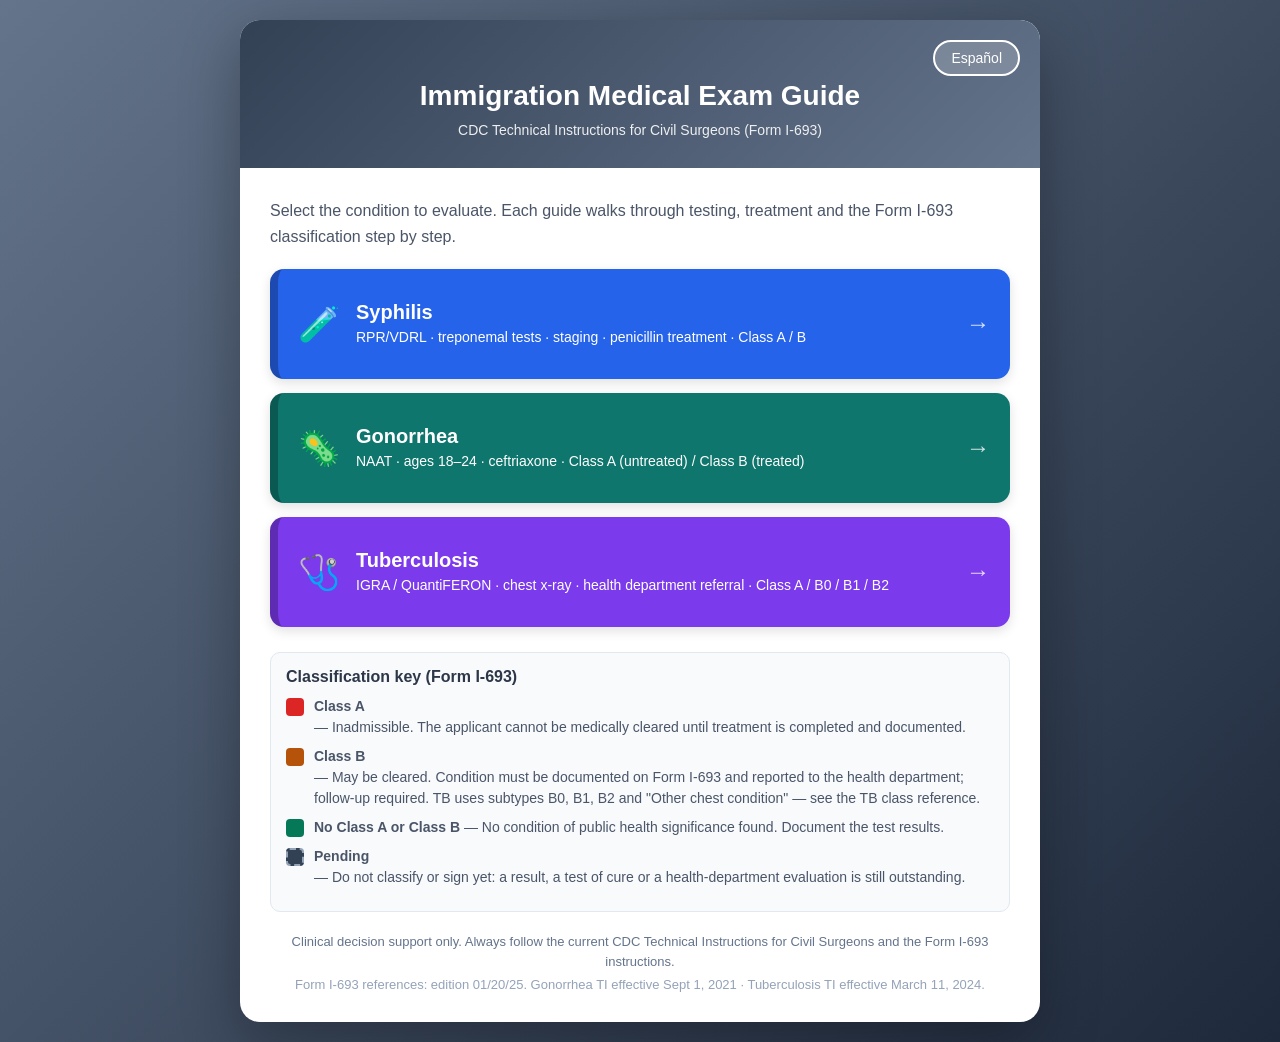
<file: index.html>
<!DOCTYPE html>
<html lang="en">
<head>
    <meta charset="UTF-8">
    <meta name="viewport" content="width=device-width, initial-scale=1.0">
    <title>Civil Surgeon Guide — Syphilis, Gonorrhea & Tuberculosis</title>

    <!-- PWA Meta Tags -->
    <link rel="manifest" href="./manifest.json">
    <meta name="theme-color" content="#1e40af">
    <meta name="msapplication-TileColor" content="#1e40af">
    <meta name="msapplication-navbutton-color" content="#1e40af">
    <meta name="application-name" content="CS Guide">

    <!-- iOS Meta Tags -->
    <meta name="apple-mobile-web-app-capable" content="yes">
    <meta name="apple-mobile-web-app-status-bar-style" content="default">
    <meta name="apple-mobile-web-app-title" content="CS Guide">
    <link rel="apple-touch-icon" href="./imm_syph_icon_192.png">
    <link rel="apple-touch-icon-precomposed" href="./imm_syph_icon_192.png">
    <link rel="apple-touch-icon" sizes="180x180" href="./imm_syph_icon_192.png">
    <link rel="apple-touch-icon" sizes="152x152" href="./imm_syph_icon_192.png">
    <link rel="apple-touch-icon" sizes="120x120" href="./imm_syph_icon_192.png">

    <!-- Favicon -->
    <link rel="icon" type="image/png" sizes="192x192" href="./imm_syph_icon_192.png">
    <link rel="icon" type="image/png" sizes="512x512" href="./imm_syph_icon_512.png">
    <link rel="stylesheet" href="./styles.css">
</head>
<body>
    <div class="container">
        <div class="header">
            <button class="language-toggle" onclick="toggleLanguage()">
                <span class="lang-en">Español</span>
                <span class="lang-es">English</span>
            </button>
            <h1>
                <span class="lang-en">Immigration Medical Exam Guide</span>
                <span class="lang-es">Guía del examen médico de inmigración</span>
            </h1>
            <p>
                <span class="lang-en">CDC Technical Instructions for Civil Surgeons (Form I-693)</span>
                <span class="lang-es">Instrucciones Técnicas de los CDC para Cirujanos Civiles (Formulario I-693)</span>
            </p>
        </div>

        <div class="content">
            <p class="hub-intro">
                <span class="lang-en">Select the condition to evaluate. Each guide walks through testing, treatment and the Form I-693 classification step by step.</span>
                <span class="lang-es">Seleccione la condición a evaluar. Cada guía recorre paso a paso las pruebas, el tratamiento y la clasificación del Formulario I-693.</span>
            </p>

            <div class="module-grid">
                <a class="module-card syphilis" href="./syphilis.html">
                    <span class="module-icon" aria-hidden="true">🧪</span>
                    <span class="module-text">
                        <span class="module-title">
                            <span class="lang-en">Syphilis</span>
                            <span class="lang-es">Sífilis</span>
                        </span>
                        <span class="module-desc">
                            <span class="lang-en">RPR/VDRL · treponemal tests · staging · penicillin treatment · Class A / B</span>
                            <span class="lang-es">RPR/VDRL · pruebas treponémicas · estadificación · tratamiento con penicilina · Clase A / B</span>
                        </span>
                    </span>
                    <span class="module-arrow" aria-hidden="true">→</span>
                </a>

                <a class="module-card gonorrhea" href="./gonorrhea.html">
                    <span class="module-icon" aria-hidden="true">🦠</span>
                    <span class="module-text">
                        <span class="module-title">
                            <span class="lang-en">Gonorrhea</span>
                            <span class="lang-es">Gonorrea</span>
                        </span>
                        <span class="module-desc">
                            <span class="lang-en">NAAT · ages 18–24 · ceftriaxone · Class A (untreated) / Class B (treated)</span>
                            <span class="lang-es">NAAT · edades 18–24 · ceftriaxona · Clase A (sin tratar) / Clase B (tratada)</span>
                        </span>
                    </span>
                    <span class="module-arrow" aria-hidden="true">→</span>
                </a>

                <a class="module-card tuberculosis" href="./tuberculosis.html">
                    <span class="module-icon" aria-hidden="true">🩺</span>
                    <span class="module-text">
                        <span class="module-title">
                            <span class="lang-en">Tuberculosis</span>
                            <span class="lang-es">Tuberculosis</span>
                        </span>
                        <span class="module-desc">
                            <span class="lang-en">IGRA / QuantiFERON · chest x-ray · health department referral · Class A / B0 / B1 / B2</span>
                            <span class="lang-es">IGRA / QuantiFERON · radiografía de tórax · derivación al departamento de salud · Clase A / B0 / B1 / B2</span>
                        </span>
                    </span>
                    <span class="module-arrow" aria-hidden="true">→</span>
                </a>
            </div>

            <div class="legend">
                <h3>
                    <span class="lang-en">Classification key (Form I-693)</span>
                    <span class="lang-es">Clave de clasificación (Formulario I-693)</span>
                </h3>
                <div class="legend-row">
                    <span class="legend-swatch a" aria-hidden="true"></span>
                    <span>
                        <strong>
                            <span class="lang-en">Class A</span>
                            <span class="lang-es">Clase A</span>
                        </strong>
                        <span class="lang-en"> — Inadmissible. The applicant cannot be medically cleared until treatment is completed and documented.</span>
                        <span class="lang-es"> — Inadmisible. El solicitante no puede ser autorizado médicamente hasta completar y documentar el tratamiento.</span>
                    </span>
                </div>
                <div class="legend-row">
                    <span class="legend-swatch b" aria-hidden="true"></span>
                    <span>
                        <strong>
                            <span class="lang-en">Class B</span>
                            <span class="lang-es">Clase B</span>
                        </strong>
                        <span class="lang-en"> — May be cleared. Condition must be documented on Form I-693 and reported to the health department; follow-up required. TB uses subtypes B0, B1, B2 and "Other chest condition" — see the TB class reference.</span>
                        <span class="lang-es"> — Puede autorizarse. La condición debe documentarse en el Formulario I-693 y notificarse al departamento de salud; requiere seguimiento. La TB usa los subtipos B0, B1, B2 y «otra afección torácica»; vea la referencia de clases de TB.</span>
                    </span>
                </div>
                <div class="legend-row">
                    <span class="legend-swatch none" aria-hidden="true"></span>
                    <span>
                        <strong>
                            <span class="lang-en">No Class A or Class B</span>
                            <span class="lang-es">Sin Clase A ni Clase B</span>
                        </strong>
                        <span class="lang-en"> — No condition of public health significance found. Document the test results.</span>
                        <span class="lang-es"> — No se encontró una condición de importancia para la salud pública. Documente los resultados de las pruebas.</span>
                    </span>
                </div>
                <div class="legend-row">
                    <span class="legend-swatch hold" aria-hidden="true"></span>
                    <span>
                        <strong>
                            <span class="lang-en">Pending</span>
                            <span class="lang-es">Pendiente</span>
                        </strong>
                        <span class="lang-en"> — Do not classify or sign yet: a result, a test of cure or a health-department evaluation is still outstanding.</span>
                        <span class="lang-es"> — No clasifique ni firme todavía: falta un resultado, una prueba de curación o la evaluación del departamento de salud.</span>
                    </span>
                </div>
            </div>

            <p class="footer-note">
                <span class="lang-en">Clinical decision support only. Always follow the current CDC Technical Instructions for Civil Surgeons and the Form I-693 instructions.</span>
                <span class="lang-es">Solo apoyo a la decisión clínica. Siga siempre las Instrucciones Técnicas vigentes de los CDC para Cirujanos Civiles y las instrucciones del Formulario I-693.</span>
            </p>
            <p class="edition">
                <span class="lang-en">Form I-693 references: edition 01/20/25. Gonorrhea TI effective Sept 1, 2021 · Tuberculosis TI effective March 11, 2024.</span>
                <span class="lang-es">Referencias al Formulario I-693: edición 01/20/25. IT de gonorrea vigente desde el 1 de sept. de 2021 · IT de tuberculosis vigente desde el 11 de marzo de 2024.</span>
            </p>
        </div>
    </div>

    <script src="./app.js"></script>
</body>
</html>
</file>
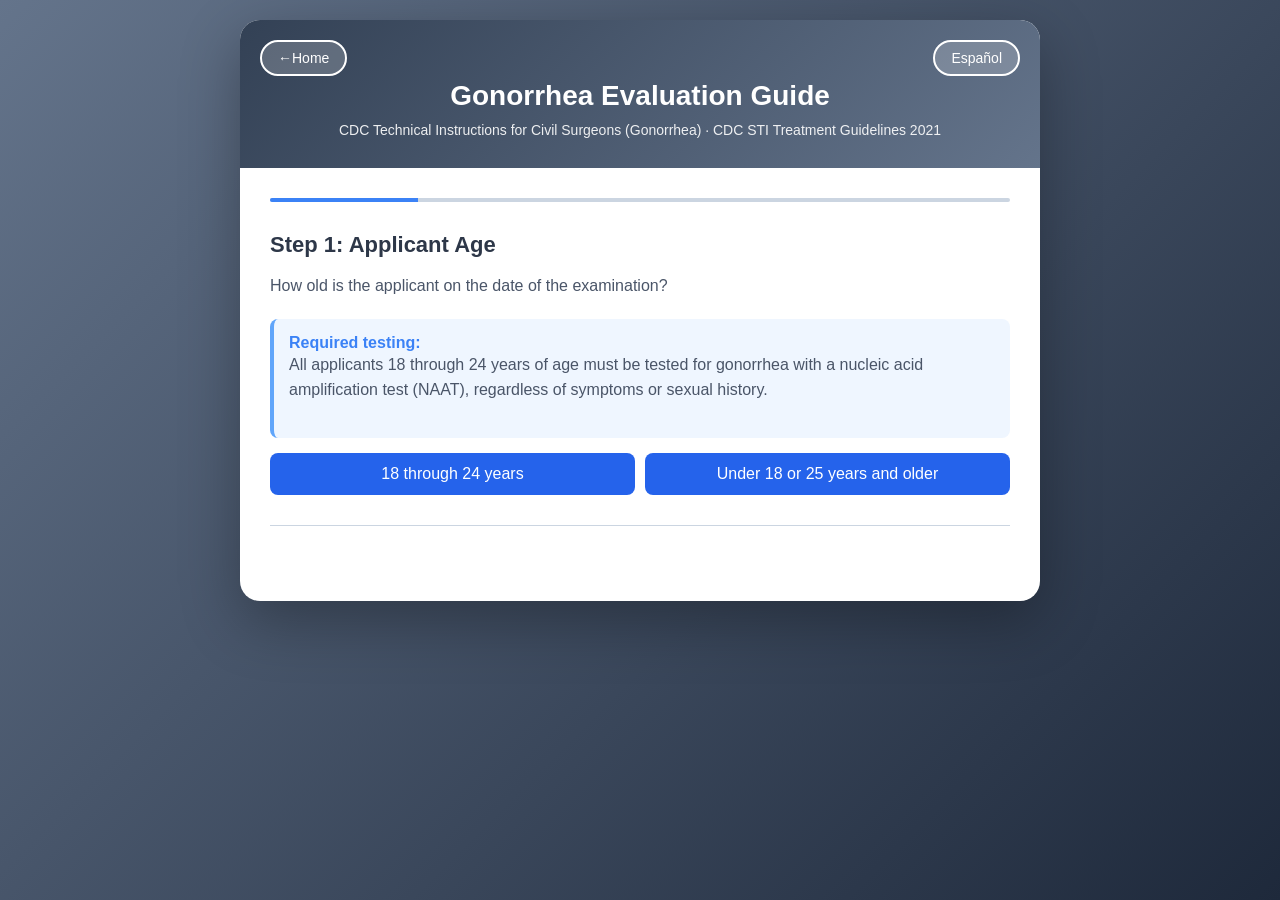
<file: gonorrhea.html>
<!DOCTYPE html>
<html lang="en">
<head>
    <meta charset="UTF-8">
    <meta name="viewport" content="width=device-width, initial-scale=1.0">
    <title>Gonorrhea Evaluation Guide - CDC Technical Instructions / Guía de Evaluación de Gonorrea</title>

    <!-- PWA Meta Tags -->
    <link rel="manifest" href="./manifest.json">
    <meta name="theme-color" content="#1e40af">
    <meta name="msapplication-TileColor" content="#1e40af">
    <meta name="msapplication-navbutton-color" content="#1e40af">
    <meta name="application-name" content="Gonorrhea Guide">

    <!-- iOS Meta Tags -->
    <meta name="apple-mobile-web-app-capable" content="yes">
    <meta name="apple-mobile-web-app-status-bar-style" content="default">
    <meta name="apple-mobile-web-app-title" content="Gonorrhea Guide">
    <link rel="apple-touch-icon" href="./imm_syph_icon_192.png">
    <link rel="apple-touch-icon-precomposed" href="./imm_syph_icon_192.png">
    <link rel="apple-touch-icon" sizes="180x180" href="./imm_syph_icon_192.png">
    <link rel="apple-touch-icon" sizes="152x152" href="./imm_syph_icon_192.png">
    <link rel="apple-touch-icon" sizes="120x120" href="./imm_syph_icon_192.png">

    <!-- Favicon -->
    <link rel="icon" type="image/png" sizes="192x192" href="./imm_syph_icon_192.png">
    <link rel="icon" type="image/png" sizes="512x512" href="./imm_syph_icon_512.png">
    <link rel="stylesheet" href="./styles.css">
</head>
<body>
    <div class="container">
        <div class="header">
            <a class="home-link" href="./index.html">← <span class="lang-en">Home</span><span class="lang-es">Inicio</span></a>
            <button class="language-toggle" onclick="toggleLanguage()">
                <span class="lang-en">Español</span>
                <span class="lang-es">English</span>
            </button>
            <h1>
                <span class="lang-en">Gonorrhea Evaluation Guide</span>
                <span class="lang-es">Guía de Evaluación de Gonorrea</span>
            </h1>
            <p>
                <span class="lang-en">CDC Technical Instructions for Civil Surgeons (Gonorrhea) · CDC STI Treatment Guidelines 2021</span>
                <span class="lang-es">Instrucciones Técnicas de los CDC para Cirujanos Civiles (Gonorrea) · Guías de Tratamiento de ITS de los CDC 2021</span>
            </p>
        </div>

        <div class="content">
            <div class="progress-bar">
                <div class="progress" id="progressBar"></div>
            </div>

            <!-- Step 1: Age -->
            <div class="step active" id="step1">
                <div class="question">
                    <h2>
                        <span class="lang-en">Step 1: Applicant Age</span>
                        <span class="lang-es">Paso 1: Edad del Solicitante</span>
                    </h2>
                    <p>
                        <span class="lang-en">How old is the applicant on the date of the examination?</span>
                        <span class="lang-es">¿Qué edad tiene el solicitante en la fecha del examen?</span>
                    </p>
                    <div class="info">
                        <strong>
                            <span class="lang-en">Required testing:</span>
                            <span class="lang-es">Prueba obligatoria:</span>
                        </strong>
                        <p>
                            <span class="lang-en">All applicants 18 through 24 years of age must be tested for gonorrhea with a nucleic acid amplification test (NAAT), regardless of symptoms or sexual history.</span>
                            <span class="lang-es">Todos los solicitantes de 18 a 24 años deben someterse a una prueba de gonorrea mediante una prueba de amplificación de ácidos nucleicos (NAAT), independientemente de los síntomas o del historial sexual.</span>
                        </p>
                    </div>
                    <div class="button-group">
                        <button onclick="goToStep(2)">
                            <span class="lang-en">18 through 24 years</span>
                            <span class="lang-es">18 a 24 años</span>
                        </button>
                        <button onclick="goToStep(1.5)">
                            <span class="lang-en">Under 18 or 25 years and older</span>
                            <span class="lang-es">Menor de 18 o 25 años o más</span>
                        </button>
                    </div>
                    <div class="nav-buttons">
                        <button onclick="goBack()" class="secondary back-button" style="display: none;">← <span class="lang-en">Back</span><span class="lang-es">Atrás</span></button>
                    </div>
                </div>
            </div>

            <!-- Step 1.5: Indication for testing outside the mandatory age range -->
            <div class="step" id="step1.5">
                <div class="question">
                    <h2>
                        <span class="lang-en">Clinical Indication for Testing</span>
                        <span class="lang-es">Indicación Clínica para la Prueba</span>
                    </h2>
                    <p>
                        <span class="lang-en">Outside the 18–24 age range, testing is required only if there is a clinical indication. Does the applicant have any of the following?</span>
                        <span class="lang-es">Fuera del rango de 18 a 24 años, la prueba solo se requiere si hay una indicación clínica. ¿El solicitante presenta alguno de los siguientes?</span>
                    </p>
                    <div class="info">
                        <ul>
                            <li>
                                <span class="lang-en">Signs or symptoms of gonorrhea: urethral, vaginal or cervical discharge, dysuria, pelvic pain, testicular pain or epididymitis, rectal pain or discharge, pharyngitis after oral exposure</span>
                                <span class="lang-es">Signos o síntomas de gonorrea: secreción uretral, vaginal o cervical, disuria, dolor pélvico, dolor testicular o epididimitis, dolor o secreción rectal, faringitis tras exposición oral</span>
                            </li>
                            <li>
                                <span class="lang-en">Known sexual contact with a person diagnosed with gonorrhea in the past 60 days</span>
                                <span class="lang-es">Contacto sexual conocido con una persona diagnosticada con gonorrea en los últimos 60 días</span>
                            </li>
                            <li>
                                <span class="lang-en">History of gonorrhea that was diagnosed but not treated, or treatment that cannot be documented</span>
                                <span class="lang-es">Antecedente de gonorrea diagnosticada pero no tratada, o tratamiento que no puede documentarse</span>
                            </li>
                        </ul>
                    </div>
                    <div class="button-group">
                        <button onclick="goToStep(2)">
                            <span class="lang-en">Yes — Proceed with Testing</span>
                            <span class="lang-es">Sí — Proceder con la Prueba</span>
                        </button>
                        <button onclick="showNoTestingRequired()">
                            <span class="lang-en">No — No Testing Required</span>
                            <span class="lang-es">No — No se Requiere Prueba</span>
                        </button>
                    </div>
                    <div class="nav-buttons">
                        <button onclick="goBack()" class="secondary back-button">← <span class="lang-en">Back</span><span class="lang-es">Atrás</span></button>
                    </div>
                </div>
            </div>

            <!-- Step 2: Specimens -->
            <div class="step" id="step2">
                <div class="question">
                    <h2>
                        <span class="lang-en">Step 2: Specimen Collection (NAAT)</span>
                        <span class="lang-es">Paso 2: Toma de Muestras (NAAT)</span>
                    </h2>
                    <p>
                        <span class="lang-en">A NAAT is the required test. Collect a urogenital specimen for every applicant, and add extragenital sites based on exposure history.</span>
                        <span class="lang-es">La NAAT es la prueba requerida. Tome una muestra urogenital a todo solicitante y añada sitios extragenitales según el historial de exposición.</span>
                    </p>
                    <div class="info">
                        <strong>
                            <span class="lang-en">Urogenital specimen (always):</span>
                            <span class="lang-es">Muestra urogenital (siempre):</span>
                        </strong>
                        <ul>
                            <li>
                                <span class="lang-en">Men: first-catch urine</span>
                                <span class="lang-es">Hombres: primera porción de orina</span>
                            </li>
                            <li>
                                <span class="lang-en">Women: vaginal swab (preferred) or first-catch urine</span>
                                <span class="lang-es">Mujeres: hisopado vaginal (preferido) o primera porción de orina</span>
                            </li>
                        </ul>
                        <strong>
                            <span class="lang-en">Extragenital sites (select any that apply):</span>
                            <span class="lang-es">Sitios extragenitales (seleccione los que apliquen):</span>
                        </strong>
                        <p>
                            <span class="lang-en">Ask about receptive oral and anal exposure. A urogenital specimen alone will miss pharyngeal and rectal infection.</span>
                            <span class="lang-es">Pregunte sobre exposición oral y anal receptiva. Una muestra urogenital por sí sola no detecta la infección faríngea ni rectal.</span>
                        </p>
                    </div>
                    <div class="choice-group">
                        <button class="choice" id="sitePharynx" onclick="toggleChoice('sitePharynx')">
                            <span class="lang-en">Oral exposure — pharyngeal swab NAAT collected</span>
                            <span class="lang-es">Exposición oral — hisopado faríngeo NAAT tomado</span>
                        </button>
                        <button class="choice" id="siteRectal" onclick="toggleChoice('siteRectal')">
                            <span class="lang-en">Anal exposure — rectal swab NAAT collected</span>
                            <span class="lang-es">Exposición anal — hisopado rectal NAAT tomado</span>
                        </button>
                    </div>
                    <div class="warning">
                        <strong>
                            <span class="lang-en">Note:</span>
                            <span class="lang-es">Nota:</span>
                        </strong>
                        <span class="lang-en">The specimen must be collected as part of this examination. Gram stain, rapid tests and serology are not acceptable substitutes. Culture with susceptibility testing is recommended in addition to NAAT when treatment failure is suspected.</span>
                        <span class="lang-es">La muestra debe tomarse como parte de este examen. La tinción de Gram, las pruebas rápidas y la serología no son sustitutos aceptables. Se recomienda cultivo con antibiograma además de la NAAT cuando se sospecha fracaso del tratamiento.</span>
                    </div>
                    <div class="button-group">
                        <button class="primary-wide" onclick="goToStep(3)">
                            <span class="lang-en">Continue to NAAT Results</span>
                            <span class="lang-es">Continuar a los Resultados de la NAAT</span>
                        </button>
                    </div>
                    <div class="nav-buttons">
                        <button onclick="goBack()" class="secondary back-button">← <span class="lang-en">Back</span><span class="lang-es">Atrás</span></button>
                    </div>
                </div>
            </div>

            <!-- Step 3: NAAT results -->
            <div class="step" id="step3">
                <div class="question">
                    <h2>
                        <span class="lang-en">Step 3: NAAT Results</span>
                        <span class="lang-es">Paso 3: Resultados de la NAAT</span>
                    </h2>
                    <p>
                        <span class="lang-en">Select every site with a positive result, then continue. If all sites are negative, choose "All sites negative".</span>
                        <span class="lang-es">Seleccione cada sitio con resultado positivo y luego continúe. Si todos los sitios son negativos, elija "Todos los sitios negativos".</span>
                    </p>
                    <div class="choice-group">
                        <button class="choice" id="posUrogenital" onclick="toggleChoice('posUrogenital')">
                            <span class="lang-en">Urogenital NAAT positive</span>
                            <span class="lang-es">NAAT urogenital positiva</span>
                        </button>
                        <button class="choice" id="posPharynx" onclick="toggleChoice('posPharynx')">
                            <span class="lang-en">Pharyngeal NAAT positive</span>
                            <span class="lang-es">NAAT faríngea positiva</span>
                        </button>
                        <button class="choice" id="posRectal" onclick="toggleChoice('posRectal')">
                            <span class="lang-en">Rectal NAAT positive</span>
                            <span class="lang-es">NAAT rectal positiva</span>
                        </button>
                    </div>
                    <div class="button-group">
                        <button onclick="continuePositive()">
                            <span class="lang-en">Positive — Continue</span>
                            <span class="lang-es">Positiva — Continuar</span>
                        </button>
                        <button class="secondary" onclick="showNegativeResult()">
                            <span class="lang-en">All sites negative</span>
                            <span class="lang-es">Todos los sitios negativos</span>
                        </button>
                    </div>
                    <div class="nav-buttons">
                        <button onclick="goBack()" class="secondary back-button">← <span class="lang-en">Back</span><span class="lang-es">Atrás</span></button>
                    </div>
                </div>
            </div>

            <!-- Step 4: Treatment status -->
            <div class="step" id="step4">
                <div class="question">
                    <span class="status-pill a">
                        <span class="lang-en">⚠️ Class A until treatment is completed and documented</span>
                        <span class="lang-es">⚠️ Clase A hasta completar y documentar el tratamiento</span>
                    </span>
                    <h2>
                        <span class="lang-en">Step 4: Treatment Status</span>
                        <span class="lang-es">Paso 4: Estado del Tratamiento</span>
                    </h2>
                    <p>
                        <span class="lang-en">A positive NAAT is a Class A condition. The applicant becomes Class B only after treatment is completed and documented. Treatment should be given at the time of the examination and directly observed whenever possible.</span>
                        <span class="lang-es">Una NAAT positiva es una condición de Clase A. El solicitante pasa a Clase B solo después de completar y documentar el tratamiento. El tratamiento debe administrarse en el momento del examen y ser observado directamente siempre que sea posible.</span>
                    </p>
                    <div class="button-group">
                        <button onclick="goToStep(5)">
                            <span class="lang-en">Not yet treated — select treatment now</span>
                            <span class="lang-es">Aún sin tratar — seleccionar tratamiento ahora</span>
                        </button>
                        <button onclick="goToStep(4.5)">
                            <span class="lang-en">Already treated for this infection by another provider (documentation available)</span>
                            <span class="lang-es">Ya tratado por este episodio por otro proveedor (documentación disponible)</span>
                        </button>
                        <button class="secondary" onclick="showRefused()">
                            <span class="lang-en">Applicant refuses treatment</span>
                            <span class="lang-es">El solicitante rechaza el tratamiento</span>
                        </button>
                    </div>
                    <div class="nav-buttons">
                        <button onclick="goBack()" class="secondary back-button">← <span class="lang-en">Back</span><span class="lang-es">Atrás</span></button>
                    </div>
                </div>
            </div>

            <!-- Step 4.5: Verify prior treatment -->
            <div class="step" id="step4.5">
                <div class="question">
                    <h2>
                        <span class="lang-en">Verify Documented Treatment</span>
                        <span class="lang-es">Verificar el Tratamiento Documentado</span>
                    </h2>
                    <p>
                        <span class="lang-en">Treatment counts only if the documentation shows all of the following:</span>
                        <span class="lang-es">El tratamiento cuenta solo si la documentación muestra todo lo siguiente:</span>
                    </p>
                    <div class="info">
                        <ul class="checklist">
                            <li>
                                <span class="lang-en">Drug, dose, route and date of administration</span>
                                <span class="lang-es">Fármaco, dosis, vía y fecha de administración</span>
                            </li>
                            <li>
                                <span class="lang-en">A CDC-recommended regimen: ceftriaxone 500 mg IM (1 g if ≥ 150 kg), or an acceptable alternative (gentamicin 240 mg IM + azithromycin 2 g PO, or cefixime 800 mg PO for non-pharyngeal infection)</span>
                                <span class="lang-es">Un régimen recomendado por los CDC: ceftriaxona 500 mg IM (1 g si ≥ 150 kg), o una alternativa aceptable (gentamicina 240 mg IM + azitromicina 2 g VO, o cefixima 800 mg VO para infección no faríngea)</span>
                            </li>
                            <li>
                                <span class="lang-en">Treatment given after the positive specimen was collected, during this examination period</span>
                                <span class="lang-es">Tratamiento administrado después de tomar la muestra positiva, durante este periodo de examen</span>
                            </li>
                            <li>
                                <span class="lang-en">For pharyngeal infection: a negative test of cure 7–14 days after treatment, or the test of cure is arranged before signing</span>
                                <span class="lang-es">Para infección faríngea: una prueba de curación negativa 7–14 días después del tratamiento, o la prueba de curación queda programada antes de firmar</span>
                            </li>
                        </ul>
                    </div>
                    <div class="button-group">
                        <button onclick="showTreated(true)">
                            <span class="lang-en">Yes — all criteria met</span>
                            <span class="lang-es">Sí — se cumplen todos los criterios</span>
                        </button>
                        <button class="secondary" onclick="goToStep(5)">
                            <span class="lang-en">No / unknown — re-treat now</span>
                            <span class="lang-es">No / desconocido — volver a tratar ahora</span>
                        </button>
                    </div>
                    <div class="nav-buttons">
                        <button onclick="goBack()" class="secondary back-button">← <span class="lang-en">Back</span><span class="lang-es">Atrás</span></button>
                    </div>
                </div>
            </div>

            <!-- Step 5: Patient factors for regimen selection -->
            <div class="step" id="step5">
                <div class="question">
                    <span class="status-pill a">
                        <span class="lang-en">⚠️ Class A — treat now</span>
                        <span class="lang-es">⚠️ Clase A — tratar ahora</span>
                    </span>
                    <h2>
                        <span class="lang-en">Step 5: Patient Factors</span>
                        <span class="lang-es">Paso 5: Factores del Paciente</span>
                    </h2>
                    <p>
                        <span class="lang-en">Select all that apply. The recommended regimen will adjust for weight, allergy, pregnancy, chlamydia co-treatment and infection site.</span>
                        <span class="lang-es">Seleccione todos los que apliquen. El régimen recomendado se ajustará según peso, alergia, embarazo, cotratamiento de clamidia y sitio de infección.</span>
                    </p>
                    <div class="choice-group">
                        <button class="choice" id="fxWeight" onclick="toggleChoice('fxWeight')">
                            <span class="lang-en">Body weight 150 kg (330 lb) or more</span>
                            <span class="lang-es">Peso corporal de 150 kg (330 lb) o más</span>
                        </button>
                        <button class="choice" id="fxAllergy" onclick="toggleChoice('fxAllergy')">
                            <span class="lang-en">Severe cephalosporin allergy (anaphylaxis, Stevens-Johnson, TEN)</span>
                            <span class="lang-es">Alergia grave a cefalosporinas (anafilaxia, Stevens-Johnson, NET)</span>
                        </button>
                        <button class="choice" id="fxPregnant" onclick="toggleChoice('fxPregnant')">
                            <span class="lang-en">Pregnant or breastfeeding</span>
                            <span class="lang-es">Embarazada o en lactancia</span>
                        </button>
                        <button class="choice" id="fxChlamydiaExcluded" onclick="toggleChoice('fxChlamydiaExcluded')">
                            <span class="lang-en">Chlamydia excluded by a negative chlamydia NAAT</span>
                            <span class="lang-es">Clamidia descartada por una NAAT de clamidia negativa</span>
                        </button>
                    </div>
                    <div class="button-group">
                        <button class="primary-wide" onclick="showTreatmentPlan()">
                            <span class="lang-en">Show Recommended Treatment</span>
                            <span class="lang-es">Mostrar el Tratamiento Recomendado</span>
                        </button>
                    </div>
                    <div class="nav-buttons">
                        <button onclick="goBack()" class="secondary back-button">← <span class="lang-en">Back</span><span class="lang-es">Atrás</span></button>
                    </div>
                </div>
            </div>

            <!-- Treatment plan (generated) -->
            <div class="step" id="plan">
                <div id="planContent"></div>
            </div>

            <!-- Results Section -->
            <div class="step" id="results">
                <div id="resultsContent"></div>
            </div>
        </div>
    </div>

    <script src="./app.js"></script>
    <script>
        // Gonorrhea module (shared engine lives in app.js)

        function toggleChoice(id) {
            var el = document.getElementById(id);
            if (el) { el.classList.toggle('selected'); }
        }

        function isSelected(id) {
            var el = document.getElementById(id);
            return !!(el && el.classList.contains('selected'));
        }

        function clearChoices() {
            document.querySelectorAll('button.choice.selected').forEach(function (b) {
                b.classList.remove('selected');
            });
        }

        function positiveSites() {
            var sites = [];
            if (isSelected('posUrogenital')) { sites.push(getLangSpan('urogenital', 'urogenital')); }
            if (isSelected('posPharynx')) { sites.push(getLangSpan('pharyngeal', 'faríngeo')); }
            if (isSelected('posRectal')) { sites.push(getLangSpan('rectal', 'rectal')); }
            return sites;
        }

        function continuePositive() {
            if (positiveSites().length === 0) {
                alert(getText('Select at least one positive site, or choose "All sites negative".',
                              'Seleccione al menos un sitio positivo o elija "Todos los sitios negativos".'));
                return;
            }
            goToStep(4);
        }

        function documentationBlock(extraEn, extraEs) {
            return `
                <div class="info">
                    <strong>${getLangSpan('Form I-693 documentation:', 'Documentación en el Formulario I-693:')}</strong>
                    <ul class="checklist">
                        <li>${getLangSpan('Record the test type (NAAT), specimen site(s), collection date and result in the gonorrhea section.',
                                          'Registre el tipo de prueba (NAAT), el/los sitio(s) de la muestra, la fecha de toma y el resultado en la sección de gonorrea.')}</li>
                        ${extraEn ? '<li>' + getLangSpan(extraEn, extraEs) + '</li>' : ''}
                    </ul>
                </div>`;
        }

        function sourceBlock() {
            return `<p class="source">${getLangSpan(
                'Sources: CDC Technical Instructions for Civil Surgeons — Gonorrhea (testing required for ages 18–24); CDC Sexually Transmitted Infections Treatment Guidelines, 2021. Verify against the current instructions before signing.',
                'Fuentes: Instrucciones Técnicas de los CDC para Cirujanos Civiles — Gonorrea (prueba obligatoria de 18 a 24 años); Guías de Tratamiento de Infecciones de Transmisión Sexual de los CDC, 2021. Verifique con las instrucciones vigentes antes de firmar.'
            )}</p>`;
        }

        function showNoTestingRequired() {
            const content = `
                ${classBanner('NONE', { subEn: 'Gonorrhea testing not required', subEs: 'No se requiere prueba de gonorrea' })}
                <div class="result">
                    <h3>${getLangSpan('No Testing Required', 'No se Requiere Prueba')}</h3>
                    <span class="badge no-class">${getLangSpan('No Class', 'Sin Clase')}</span>
                    <p>${getLangSpan(
                        'The applicant is outside the 18–24 mandatory testing age range and has no signs, symptoms, exposure or history that would indicate testing.',
                        'El solicitante está fuera del rango obligatorio de 18 a 24 años y no tiene signos, síntomas, exposición ni antecedentes que indiquen la prueba.'
                    )}</p>
                    <div class="info">
                        <strong>${getLangSpan('Documentation:', 'Documentación:')}</strong>
                        <p>${getLangSpan(
                            'Indicate on Form I-693 that gonorrhea testing was not required based on age and the absence of clinical indication.',
                            'Indique en el Formulario I-693 que la prueba de gonorrea no fue requerida según la edad y la ausencia de indicación clínica.'
                        )}</p>
                    </div>
                    ${sourceBlock()}
                </div>`;
            showResults(content);
        }

        function showNegativeResult() {
            const content = `
                ${classBanner('NONE', { subEn: 'Gonorrhea NAAT negative at all sites tested', subEs: 'NAAT de gonorrea negativa en todos los sitios examinados' })}
                <div class="result">
                    <h3>${getLangSpan('Gonorrhea Not Detected', 'Gonorrea No Detectada')}</h3>
                    <span class="badge no-class">${getLangSpan('No Class', 'Sin Clase')}</span>
                    <p>${getLangSpan(
                        'All NAAT results are negative. No treatment is required and the applicant has no Class A or Class B condition for gonorrhea.',
                        'Todos los resultados de la NAAT son negativos. No se requiere tratamiento y el solicitante no tiene condición de Clase A ni Clase B por gonorrea.'
                    )}</p>
                    ${documentationBlock(
                        'If the applicant was tested because of a known exposure in the past 60 days, consider presumptive treatment per CDC STI guidelines; this is clinical care and does not change the I-693 classification.',
                        'Si el solicitante fue examinado por una exposición conocida en los últimos 60 días, considere tratamiento presuntivo según las guías de ITS de los CDC; esto es atención clínica y no cambia la clasificación del I-693.'
                    )}
                    ${sourceBlock()}
                </div>`;
            showResults(content);
        }

        function showRefused() {
            const content = `
                ${classBanner('A', { subEn: 'Gonorrhea — untreated (treatment refused)', subEs: 'Gonorrea — sin tratar (tratamiento rechazado)' })}
                <div class="result">
                    <h3>${getLangSpan('Treatment Refused — Class A', 'Tratamiento Rechazado — Clase A')}</h3>
                    <span class="badge class-a">${getLangSpan('Class A', 'Clase A')}</span>
                    <p>${getLangSpan(
                        'An applicant with untreated gonorrhea has a Class A condition and is inadmissible. The civil surgeon cannot clear the applicant until treatment is completed and documented.',
                        'Un solicitante con gonorrea sin tratar tiene una condición de Clase A y es inadmisible. El cirujano civil no puede autorizar al solicitante hasta que el tratamiento se complete y documente.'
                    )}</p>
                    <div class="warning">
                        <strong>${getLangSpan('Required actions:', 'Acciones requeridas:')}</strong>
                        <ul class="checklist">
                            <li>${getLangSpan('Counsel the applicant on the diagnosis, the single-dose treatment and the consequences of refusal for the immigration examination.',
                                              'Oriente al solicitante sobre el diagnóstico, el tratamiento de dosis única y las consecuencias del rechazo para el examen de inmigración.')}</li>
                            <li>${getLangSpan('Document the refusal and the counseling in the medical record and on Form I-693. Classify as Class A.',
                                              'Documente el rechazo y la orientación en el expediente médico y en el Formulario I-693. Clasifique como Clase A.')}</li>
                            <li>${getLangSpan('Report the case to the local or state health department as required.',
                                              'Notifique el caso al departamento de salud local o estatal según se requiera.')}</li>
                            <li>${getLangSpan('If the applicant later accepts treatment, re-evaluate: once treatment is documented the condition becomes Class B.',
                                              'Si el solicitante luego acepta el tratamiento, reevalúe: una vez documentado el tratamiento, la condición pasa a Clase B.')}</li>
                        </ul>
                    </div>
                    ${sourceBlock()}
                </div>`;
            showResults(content);
        }

        function showTreatmentPlan() {
            var heavy = isSelected('fxWeight');
            var allergy = isSelected('fxAllergy');
            var pregnant = isSelected('fxPregnant');
            var chlamydiaExcluded = isSelected('fxChlamydiaExcluded');
            var pharynx = isSelected('posPharynx');

            var primary, alternative;
            if (!allergy) {
                primary = heavy
                    ? getLangSpan('<strong>Ceftriaxone 1 g IM × 1 dose</strong> (weight ≥ 150 kg)', '<strong>Ceftriaxona 1 g IM × 1 dosis</strong> (peso ≥ 150 kg)')
                    : getLangSpan('<strong>Ceftriaxone 500 mg IM × 1 dose</strong>', '<strong>Ceftriaxona 500 mg IM × 1 dosis</strong>');
                alternative = pharynx
                    ? getLangSpan('If ceftriaxone is unavailable: gentamicin 240 mg IM × 1 + azithromycin 2 g PO × 1. Cefixime is <u>not</u> acceptable for pharyngeal infection. Test of cure is required.',
                                  'Si no hay ceftriaxona disponible: gentamicina 240 mg IM × 1 + azitromicina 2 g VO × 1. La cefixima <u>no</u> es aceptable para infección faríngea. Se requiere prueba de curación.')
                    : getLangSpan('If ceftriaxone is unavailable: gentamicin 240 mg IM × 1 + azithromycin 2 g PO × 1, <em>or</em> cefixime 800 mg PO × 1 (urogenital / rectal only).',
                                  'Si no hay ceftriaxona disponible: gentamicina 240 mg IM × 1 + azitromicina 2 g VO × 1, <em>o</em> cefixima 800 mg VO × 1 (solo urogenital / rectal).');
            } else {
                primary = getLangSpan('<strong>Gentamicin 240 mg IM × 1 dose + azithromycin 2 g PO × 1 dose</strong> (severe cephalosporin allergy)',
                                      '<strong>Gentamicina 240 mg IM × 1 dosis + azitromicina 2 g VO × 1 dosis</strong> (alergia grave a cefalosporinas)');
                alternative = pharynx
                    ? getLangSpan('This regimen is less reliable for pharyngeal infection. Consult an infectious disease specialist and obtain a test of cure 7–14 days after treatment.',
                                  'Este régimen es menos confiable para la infección faríngea. Consulte a un especialista en enfermedades infecciosas y obtenga una prueba de curación 7–14 días después del tratamiento.')
                    : getLangSpan('Consider allergy evaluation; ceftriaxone can often be given safely when the penicillin allergy history is not severe. A test of cure is recommended after any alternative regimen.',
                                  'Considere evaluación alergológica; la ceftriaxona a menudo puede administrarse con seguridad cuando la alergia a penicilina no es grave. Se recomienda prueba de curación tras cualquier régimen alternativo.');
            }

            var chlamydia;
            if (chlamydiaExcluded) {
                chlamydia = getLangSpan('Not needed — chlamydia excluded by negative NAAT.', 'No es necesario — clamidia descartada por NAAT negativa.');
            } else if (pregnant) {
                chlamydia = getLangSpan('<strong>Azithromycin 1 g PO × 1 dose</strong> (doxycycline is contraindicated in pregnancy). Not needed if the allergy regimen above already includes azithromycin 2 g.',
                                        '<strong>Azitromicina 1 g VO × 1 dosis</strong> (la doxiciclina está contraindicada en el embarazo). No es necesario si el régimen por alergia ya incluye azitromicina 2 g.');
            } else if (allergy) {
                chlamydia = getLangSpan('Covered by azithromycin 2 g in the allergy regimen above.', 'Cubierta por la azitromicina 2 g del régimen por alergia indicado arriba.');
            } else {
                chlamydia = getLangSpan('<strong>Doxycycline 100 mg PO twice daily × 7 days</strong> when chlamydia has not been excluded.',
                                        '<strong>Doxiciclina 100 mg VO dos veces al día × 7 días</strong> cuando no se ha descartado la clamidia.');
            }

            var toc = pharynx
                ? getLangSpan('<strong>Required for pharyngeal infection:</strong> NAAT or culture 7–14 days after treatment. A positive test of cure means treatment failure or reinfection: obtain culture with susceptibility testing and consult the health department.',
                              '<strong>Requerida para infección faríngea:</strong> NAAT o cultivo 7–14 días después del tratamiento. Una prueba de curación positiva indica fracaso del tratamiento o reinfección: obtenga cultivo con antibiograma y consulte al departamento de salud.')
                : getLangSpan('Not routinely required for uncomplicated urogenital or rectal infection treated with the recommended regimen. Obtain a test of cure if an alternative regimen was used or symptoms persist.',
                              'No se requiere de rutina para infección urogenital o rectal no complicada tratada con el régimen recomendado. Obtenga prueba de curación si se usó un régimen alternativo o persisten los síntomas.');

            var content = `
                <div class="question">
                    <span class="status-pill a">
                        <span class="lang-en">⚠️ Class A — administer treatment, then classify</span>
                        <span class="lang-es">⚠️ Clase A — administre el tratamiento y luego clasifique</span>
                    </span>
                    <h2>${getLangSpan('Recommended Treatment', 'Tratamiento Recomendado')}</h2>
                    <p>${getLangSpan('Positive site(s):', 'Sitio(s) positivo(s):')}&nbsp;${positiveSites().join(', ')}</p>
                    <table class="treatment-table">
                        <tr><th>${getLangSpan('Recommended regimen', 'Régimen recomendado')}</th><td>${primary}</td></tr>
                        <tr><th>${getLangSpan('Alternative', 'Alternativa')}</th><td>${alternative}</td></tr>
                        <tr><th>${getLangSpan('Chlamydia co-treatment', 'Cotratamiento de clamidia')}</th><td>${chlamydia}</td></tr>
                        <tr><th>${getLangSpan('Test of cure', 'Prueba de curación')}</th><td>${toc}</td></tr>
                        <tr><th>${getLangSpan('Administration', 'Administración')}</th><td>${getLangSpan(
                            'Give the injection at the examination and observe it directly. Record drug, dose, route, lot and date in the chart.',
                            'Administre la inyección en el examen y obsérvela directamente. Registre fármaco, dosis, vía, lote y fecha en el expediente.')}</td></tr>
                        <tr><th>${getLangSpan('Partners &amp; reporting', 'Parejas y notificación')}</th><td>${getLangSpan(
                            'Report the case to the health department as required by state law. Sex partners from the past 60 days should be evaluated and treated (expedited partner therapy where permitted). Advise abstinence for 7 days after treatment and until partners are treated. Retest in 3 months for reinfection.',
                            'Notifique el caso al departamento de salud según la ley estatal. Las parejas sexuales de los últimos 60 días deben evaluarse y tratarse (terapia expedita para parejas donde esté permitida). Recomiende abstinencia durante 7 días después del tratamiento y hasta que las parejas sean tratadas. Repita la prueba a los 3 meses por reinfección.')}</td></tr>
                    </table>
                    ${pregnant ? '<div class="warning"><strong>' + getLangSpan('Pregnancy:', 'Embarazo:') + '</strong> ' + getLangSpan(
                        'Ceftriaxone is safe in pregnancy. Do not use doxycycline. Pregnant applicants should be retested 3 months after treatment.',
                        'La ceftriaxona es segura en el embarazo. No use doxiciclina. Las solicitantes embarazadas deben volver a examinarse 3 meses después del tratamiento.') + '</div>' : ''}
                    <div class="button-group">
                        <button class="primary-wide" onclick="showTreated(false)">
                            <span class="lang-en">Treatment administered and documented — classify</span>
                            <span class="lang-es">Tratamiento administrado y documentado — clasificar</span>
                        </button>
                        <button class="secondary" onclick="showUntreated()">
                            <span class="lang-en">Treatment not given today</span>
                            <span class="lang-es">Tratamiento no administrado hoy</span>
                        </button>
                    </div>
                    <div class="nav-buttons">
                        <button onclick="goBack()" class="secondary back-button">← <span class="lang-en">Back</span><span class="lang-es">Atrás</span></button>
                    </div>
                </div>`;
            document.getElementById('planContent').innerHTML = content;
            goToStep('plan');
        }

        function showUntreated() {
            const content = `
                ${classBanner('A', { subEn: 'Gonorrhea — treatment not yet completed', subEs: 'Gonorrea — tratamiento aún no completado' })}
                <div class="result">
                    <h3>${getLangSpan('Gonorrhea, Untreated — Class A', 'Gonorrea sin Tratar — Clase A')}</h3>
                    <span class="badge class-a">${getLangSpan('Class A', 'Clase A')}</span>
                    <p>${getLangSpan(
                        'Do not sign Form I-693 as cleared. The applicant remains Class A until the treatment shown on the previous page is administered and documented. Schedule treatment as soon as possible, preferably at this visit.',
                        'No firme el Formulario I-693 como autorizado. El solicitante permanece en Clase A hasta que el tratamiento mostrado en la página anterior se administre y documente. Programe el tratamiento lo antes posible, preferiblemente en esta visita.'
                    )}</p>
                    ${documentationBlock(
                        'If the applicant does not return for treatment, classify as Class A and report to the health department.',
                        'Si el solicitante no regresa para el tratamiento, clasifique como Clase A y notifique al departamento de salud.'
                    )}
                    ${sourceBlock()}
                </div>`;
            showResults(content);
        }

        function showTreated(prior) {
            var pharynx = isSelected('posPharynx');
            const content = `
                ${classBanner('B', { labelEn: 'CLASS B — GONORRHEA, TREATED', labelEs: 'CLASE B — GONORREA, TRATADA',
                                     subEn: 'Admissible. Document treatment on Form I-693 and report to the health department.',
                                     subEs: 'Admisible. Documente el tratamiento en el Formulario I-693 y notifique al departamento de salud.' })}
                <div class="result">
                    <h3>${getLangSpan('Gonorrhea, Treated — Class B', 'Gonorrea Tratada — Clase B')}</h3>
                    <span class="badge class-b">${getLangSpan('Class B', 'Clase B')}</span>
                    <p>${getLangSpan('Positive site(s):', 'Sitio(s) positivo(s):')}&nbsp;${positiveSites().join(', ')}</p>
                    <p>${getLangSpan(
                        'Treatment with a CDC-recommended regimen has been completed and documented. The applicant is admissible and the civil surgeon may sign Form I-693.',
                        'Se completó y documentó el tratamiento con un régimen recomendado por los CDC. El solicitante es admisible y el cirujano civil puede firmar el Formulario I-693.'
                    )}</p>
                    <div class="info">
                        <strong>${getLangSpan('Form I-693 documentation:', 'Documentación en el Formulario I-693:')}</strong>
                        <ul class="checklist">
                            <li>${getLangSpan('Record the NAAT type, site(s), collection date and positive result.',
                                              'Registre el tipo de NAAT, sitio(s), fecha de toma y resultado positivo.')}</li>
                            <li>${getLangSpan('Record the drug, dose, route and date of treatment' + (prior ? ' and attach the treating provider\'s documentation.' : '.'),
                                              'Registre el fármaco, la dosis, la vía y la fecha del tratamiento' + (prior ? ' y adjunte la documentación del proveedor tratante.' : '.'))}</li>
                            <li>${getLangSpan('Classify as Class B (gonorrhea, treated) and indicate that the case was reported to the health department.',
                                              'Clasifique como Clase B (gonorrea tratada) e indique que el caso fue notificado al departamento de salud.')}</li>
                            ${pharynx ? '<li>' + getLangSpan('Pharyngeal infection: document the test of cure result (7–14 days after treatment). If the test of cure is positive, re-treat with ceftriaxone, obtain culture with susceptibility testing and re-evaluate before signing.',
                                                              'Infección faríngea: documente el resultado de la prueba de curación (7–14 días después del tratamiento). Si la prueba de curación es positiva, vuelva a tratar con ceftriaxona, obtenga cultivo con antibiograma y reevalúe antes de firmar.') + '</li>' : ''}
                        </ul>
                    </div>
                    <div class="warning">
                        <strong>${getLangSpan('Follow-up (clinical care, not required for I-693):', 'Seguimiento (atención clínica, no requerido para el I-693):')}</strong>
                        <span>${getLangSpan(
                            'Partner notification and treatment, abstinence for 7 days after treatment, retesting in 3 months, and HIV and syphilis screening if not already done.',
                            'Notificación y tratamiento de parejas, abstinencia durante 7 días después del tratamiento, repetir la prueba a los 3 meses, y tamizaje de VIH y sífilis si no se ha realizado.'
                        )}</span>
                    </div>
                    ${sourceBlock()}
                </div>`;
            showResults(content);
        }

        // Wire the gonorrhea module to the shared engine (app.js)
        App.configure({
            totalSteps: 5,
            firstStep: 1,
            onReset: function () {
                clearChoices();
            }
        });
    </script>
</body>
</html>
</file>
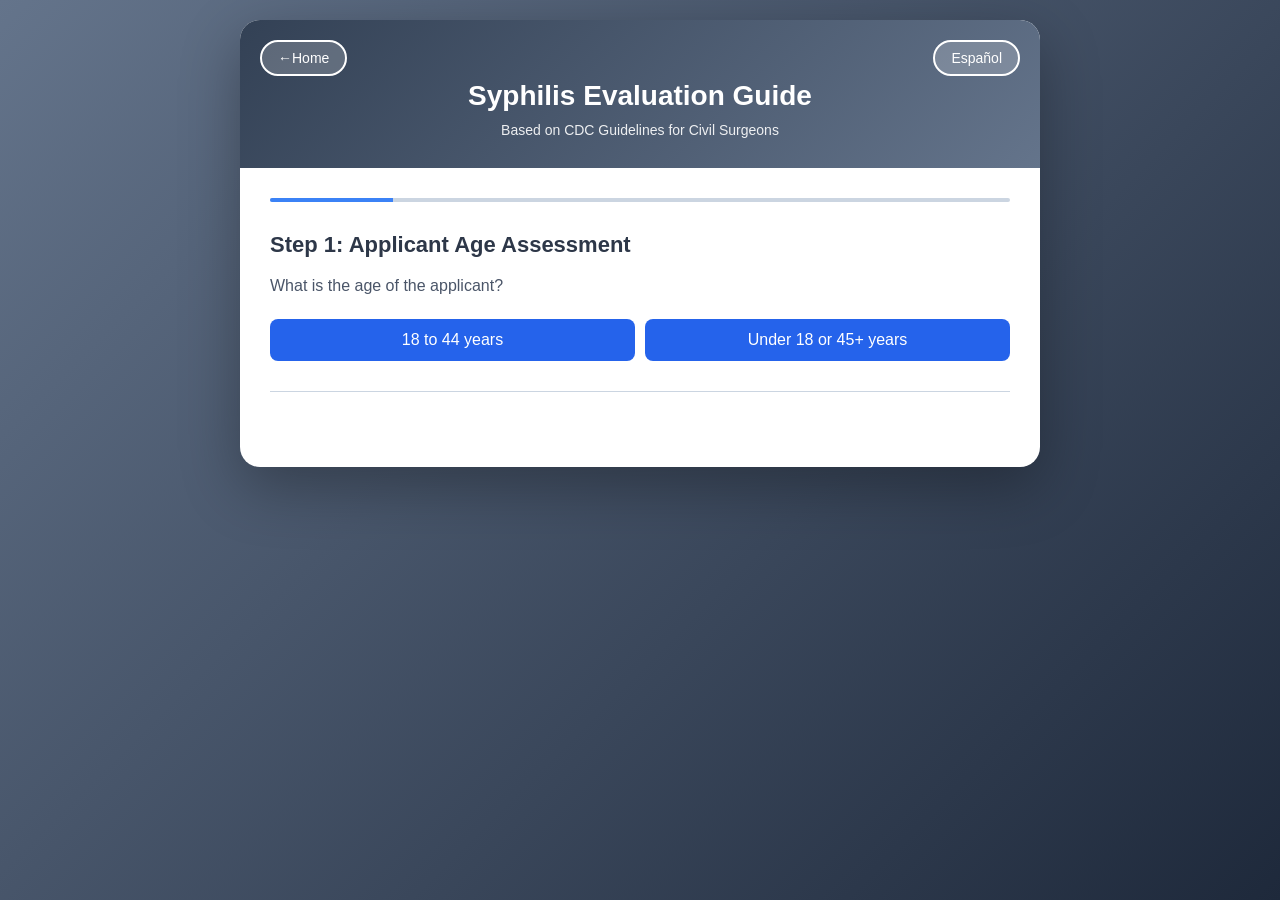
<file: syphilis.html>
<!DOCTYPE html>
<html lang="en">
<head>
    <meta charset="UTF-8">
    <meta name="viewport" content="width=device-width, initial-scale=1.0">
    <title>Syphilis Evaluation Guide - CDC Guidelines / Guía de Evaluación de Sífilis</title>
    
    <!-- PWA Meta Tags -->
    <link rel="manifest" href="./manifest.json">
    <meta name="theme-color" content="#1e40af">
    <meta name="msapplication-TileColor" content="#1e40af">
    <meta name="msapplication-navbutton-color" content="#1e40af">
    <meta name="application-name" content="Syphilis Guide">
    
    <!-- iOS Meta Tags -->
    <meta name="apple-mobile-web-app-capable" content="yes">
    <meta name="apple-mobile-web-app-status-bar-style" content="default">
    <meta name="apple-mobile-web-app-title" content="Syphilis Guide">
    <link rel="apple-touch-icon" href="./imm_syph_icon_192.png">
    <link rel="apple-touch-icon-precomposed" href="./imm_syph_icon_192.png">
    <link rel="apple-touch-icon" sizes="180x180" href="./imm_syph_icon_192.png">
    <link rel="apple-touch-icon" sizes="152x152" href="./imm_syph_icon_192.png">
    <link rel="apple-touch-icon" sizes="120x120" href="./imm_syph_icon_192.png">
    
    <!-- Favicon -->
    <link rel="icon" type="image/png" sizes="192x192" href="./imm_syph_icon_192.png">
    <link rel="icon" type="image/png" sizes="512x512" href="./imm_syph_icon_512.png">
    <link rel="stylesheet" href="./styles.css">
</head>
<body>
    <div class="container">
        <div class="header">
            <a class="home-link" href="./index.html">← <span class="lang-en">Home</span><span class="lang-es">Inicio</span></a>
            <button class="language-toggle" onclick="toggleLanguage()">
                <span class="lang-en">Español</span>
                <span class="lang-es">English</span>
            </button>
            <h1>
                <span class="lang-en">Syphilis Evaluation Guide</span>
                <span class="lang-es">Guía de Evaluación de Sífilis</span>
            </h1>
            <p>
                <span class="lang-en">Based on CDC Guidelines for Civil Surgeons</span>
                <span class="lang-es">Basado en las Directrices de los CDC para Cirujanos Civiles</span>
            </p>
        </div>
        
        <div class="content">
            <div class="progress-bar">
                <div class="progress" id="progressBar"></div>
            </div>
            
            <!-- Step 1: Age Assessment -->
            <div class="step active" id="step1">
                <div class="question">
                    <h2>
                        <span class="lang-en">Step 1: Applicant Age Assessment</span>
                        <span class="lang-es">Paso 1: Evaluación de Edad del Solicitante</span>
                    </h2>
                    <p>
                        <span class="lang-en">What is the age of the applicant?</span>
                        <span class="lang-es">¿Cuál es la edad del solicitante?</span>
                    </p>
                    <div class="button-group">
                        <button onclick="goToStep(2)">
                            <span class="lang-en">18 to 44 years</span>
                            <span class="lang-es">18 a 44 años</span>
                        </button>
                        <button onclick="goToStep(1.5)">
                            <span class="lang-en">Under 18 or 45+ years</span>
                            <span class="lang-es">Menor de 18 o 45+ años</span>
                        </button>
                    </div>
                    <div class="nav-buttons">
                        <button onclick="goBack()" class="secondary back-button" style="display: none;">← <span class="lang-en">Back</span><span class="lang-es">Atrás</span></button>
                    </div>
                </div>
            </div>
            
            <!-- Step 1.5: Suspicion Check for Under 18 or 45+ -->
            <div class="step" id="step1.5">
                <div class="question">
                    <h2>
                        <span class="lang-en">Clinical Suspicion Assessment</span>
                        <span class="lang-es">Evaluación de Sospecha Clínica</span>
                    </h2>
                    <p>
                        <span class="lang-en">Is there reason to suspect syphilis infection?</span>
                        <span class="lang-es">¿Hay razón para sospechar infección por sífilis?</span>
                    </p>
                    <div class="info">
                        <strong>
                            <span class="lang-en">Consider if patient has:</span>
                            <span class="lang-es">Considere si el paciente tiene:</span>
                        </strong>
                        <ul>
                            <li>
                                <span class="lang-en">History of painless genital, anal, or oral sores</span>
                                <span class="lang-es">Historial de llagas indoloras genitales, anales u orales</span>
                            </li>
                            <li>
                                <span class="lang-en">Rash on body, especially palms/soles</span>
                                <span class="lang-es">Erupción en el cuerpo, especialmente en palmas/plantas</span>
                            </li>
                            <li>
                                <span class="lang-en">Partner with syphilis</span>
                                <span class="lang-es">Pareja con sífilis</span>
                            </li>
                            <li>
                                <span class="lang-en">Signs of congenital syphilis (for children)</span>
                                <span class="lang-es">Signos de sífilis congénita (para niños)</span>
                            </li>
                        </ul>
                    </div>
                    <div class="button-group">
                        <button onclick="goToStep(2)">
                            <span class="lang-en">Yes - Proceed with Testing</span>
                            <span class="lang-es">Sí - Proceder con Pruebas</span>
                        </button>
                        <button onclick="showNoTestingRequired()">
                            <span class="lang-en">No - No Testing Required</span>
                            <span class="lang-es">No - No se Requieren Pruebas</span>
                        </button>
                    </div>
                    <div class="nav-buttons">
                        <button onclick="goBack()" class="secondary back-button">← <span class="lang-en">Back</span><span class="lang-es">Atrás</span></button>
                    </div>
                </div>
            </div>
            
            <!-- Step 2: Testing Algorithm Selection -->
            <div class="step" id="step2">
                <div class="question">
                    <h2>
                        <span class="lang-en">Step 2: Select Testing Algorithm</span>
                        <span class="lang-es">Paso 2: Seleccionar Algoritmo de Prueba</span>
                    </h2>
                    <p>
                        <span class="lang-en">Which testing algorithm will you use?</span>
                        <span class="lang-es">¿Qué algoritmo de prueba utilizará?</span>
                    </p>
                    <div class="info">
                        <strong>
                            <span class="lang-en">Note:</span>
                            <span class="lang-es">Nota:</span>
                        </strong> 
                        <span class="lang-en">
                            &bull; Traditional algorithm will run Non-Treponemal Test first (RPR / VDRL).<br>
                            &bull; Reverse algorithm will run Treponemal Test first (T. Pallidum Total AB with Reflex).<br>
                            &bull; Both algorithms are CDC-approved. All tests must be performed on the same blood sample.
                        </span>
                        <span class="lang-es">Ambos algoritmos están aprobados por los CDC. Todas las pruebas deben realizarse en la misma muestra de sangre.</span>
                    </div>
                    <div class="button-group">
                        <button onclick="goToStep(3)">
                            <span class="lang-en">RPR / VDRL</span>
                            <span class="lang-es">RPR / VDRL</span>
                        </button>
                        <button onclick="goToStep(4)">
                            <span class="lang-en">T. Pallidum Total AB with Reflex</span>
                            <span class="lang-es">T. Pallidum Total AB con Reflexión</span>
                        </button>
                    </div>
                    <div class="nav-buttons">
                        <button onclick="goBack()" class="secondary back-button">← <span class="lang-en">Back</span><span class="lang-es">Atrás</span></button>
                    </div>
                </div>
            </div>
            
            <!-- Step 3: Traditional Algorithm -->
            <div class="step" id="step3">
                <div class="question">
                    <h2>
                        <span class="lang-en">Traditional Algorithm Testing</span>
                        <span class="lang-es">Prueba de Algoritmo Tradicional</span>
                    </h2>
                    <p>
                        <span class="lang-en">Start with nontreponemal test (RPR or VDRL)</span>
                        <span class="lang-es">Comience con prueba no treponémica (RPR o VDRL)</span>
                    </p>
                    <div class="warning">
                        <strong>
                            <span class="lang-en">Remember:</span>
                            <span class="lang-es">Recuerde:</span>
                        </strong> 
                        <span class="lang-en">Testing must be ordered by the civil surgeon at the time of immigration medical examination.</span>
                        <span class="lang-es">Las pruebas deben ser ordenadas por el cirujano civil en el momento del examen médico de inmigración.</span>
                    </div>
                    <p>
                        <span class="lang-en">What is the nontreponemal test result?</span>
                        <span class="lang-es">¿Cuál es el resultado de la prueba no treponémica?</span>
                    </p>
                    <div class="button-group">
                        <button onclick="goToStep(3.1)">
                            <span class="lang-en">Reactive (Positive)</span>
                            <span class="lang-es">Reactiva (Positiva)</span>
                        </button>
                        <button onclick="showNegativeResult()">
                            <span class="lang-en">Non-Reactive (Negative)</span>
                            <span class="lang-es">No Reactiva (Negativa)</span>
                        </button>
                    </div>
                    <div class="nav-buttons">
                        <button onclick="goBack()" class="secondary back-button">← <span class="lang-en">Back</span><span class="lang-es">Atrás</span></button>
                    </div>
                </div>
            </div>
            
            <!-- Step 3.1: Treponemal Confirmation -->
            <div class="step" id="step3.1">
                <div class="question">
                    <h2>
                        <span class="lang-en">Treponemal Confirmation Test</span>
                        <span class="lang-es">Prueba de Confirmación Treponémica</span>
                    </h2>
                    <p>
                        <span class="lang-en">Perform treponemal test (TP-PA, TPHA, EIA, CIA, FTA-ABS, etc.)</span>
                        <span class="lang-es">Realizar prueba treponémica (TP-PA, TPHA, EIA, CIA, FTA-ABS, etc.)</span>
                    </p>
                    <p>
                        <span class="lang-en">What is the treponemal test result?</span>
                        <span class="lang-es">¿Cuál es el resultado de la prueba treponémica?</span>
                    </p>
                    <div class="button-group">
                        <button onclick="goToStep(5)">
                            <span class="lang-en">Reactive - Enter Titer</span>
                            <span class="lang-es">Reactiva - Ingresar Título</span>
                        </button>
                        <button onclick="showFalsePositive()">
                            <span class="lang-en">Non-Reactive</span>
                            <span class="lang-es">No Reactiva</span>
                        </button>
                    </div>
                    <div class="nav-buttons">
                        <button onclick="goBack()" class="secondary back-button">← <span class="lang-en">Back</span><span class="lang-es">Atrás</span></button>
                    </div>
                </div>
            </div>
            
            <!-- Step 4: Reverse Algorithm -->
            <div class="step" id="step4">
                <div class="question">
                    <h2>
                        <span class="lang-en">Reverse Algorithm Testing</span>
                        <span class="lang-es">Prueba de Algoritmo Inverso</span>
                    </h2>
                    <p>
                        <span class="lang-en">Start with treponemal test (EIA, CIA, etc.)</span>
                        <span class="lang-es">Comience con prueba treponémica (EIA, CIA, etc.)</span>
                    </p>
                    <div class="warning">
                        <strong>
                            <span class="lang-en">Note:</span>
                            <span class="lang-es">Nota:</span>
                        </strong> 
                        <span class="lang-en">Reverse algorithm not recommended in high prevalence settings.</span>
                        <span class="lang-es">Algoritmo inverso no recomendado en entornos de alta prevalencia.</span>
                    </div>
                    <p>
                        <span class="lang-en">What is the treponemal test result?</span>
                        <span class="lang-es">¿Cuál es el resultado de la prueba treponémica?</span>
                    </p>
                    <div class="button-group">
                        <button onclick="goToStep(4.1)">
                            <span class="lang-en">Reactive (Positive)</span>
                            <span class="lang-es">Reactiva (Positiva)</span>
                        </button>
                        <button onclick="showNegativeResult()">
                            <span class="lang-en">Non-Reactive (Negative)</span>
                            <span class="lang-es">No Reactiva (Negativa)</span>
                        </button>
                    </div>
                    <div class="nav-buttons">
                        <button onclick="goBack()" class="secondary back-button">← <span class="lang-en">Back</span><span class="lang-es">Atrás</span></button>
                    </div>
                </div>
            </div>
            
            <!-- Step 4.1: Nontreponemal Test in Reverse -->
            <div class="step" id="step4.1">
                <div class="question">
                    <h2>
                        <span class="lang-en">Nontreponemal Test (RPR/VDRL)</span>
                        <span class="lang-es">Prueba No Treponémica (RPR/VDRL)</span>
                    </h2>
                    <p>
                        <span class="lang-en">What is the nontreponemal test result and titer?</span>
                        <span class="lang-es">¿Cuál es el resultado y título de la prueba no treponémica?</span>
                    </p>
                    <div class="button-group">
                        <button onclick="goToStep(5)">
                            <span class="lang-en">Reactive - Enter Titer</span>
                            <span class="lang-es">Reactiva - Ingresar Título</span>
                        </button>
                        <button onclick="goToStep(4.2)">
                            <span class="lang-en">Non-Reactive</span>
                            <span class="lang-es">No Reactiva</span>
                        </button>
                    </div>
                    <div class="nav-buttons">
                        <button onclick="goBack()" class="secondary back-button">← <span class="lang-en">Back</span><span class="lang-es">Atrás</span></button>
                    </div>
                </div>
            </div>
            
            <!-- Step 4.2: Second Treponemal Test -->
            <div class="step" id="step4.2">
                <div class="question">
                    <h2>
                        <span class="lang-en">Second Treponemal Test Required</span>
                        <span class="lang-es">Se Requiere Segunda Prueba Treponémica</span>
                    </h2>
                    <p>
                        <span class="lang-en">Perform a different treponemal test (preferably with different antigens)</span>
                        <span class="lang-es">Realizar una prueba treponémica diferente (preferiblemente con diferentes antígenos)</span>
                    </p>
                    <p>
                        <span class="lang-en">What is the second treponemal test result?</span>
                        <span class="lang-es">¿Cuál es el resultado de la segunda prueba treponémica?</span>
                    </p>
                    <div class="button-group">
                        <button onclick="showPastTreatedOrLatent()">
                            <span class="lang-en">Reactive</span>
                            <span class="lang-es">Reactiva</span>
                        </button>
                        <button onclick="showFalsePositive()">
                            <span class="lang-en">Non-Reactive</span>
                            <span class="lang-es">No Reactiva</span>
                        </button>
                    </div>
                    <div class="nav-buttons">
                        <button onclick="goBack()" class="secondary back-button">← <span class="lang-en">Back</span><span class="lang-es">Atrás</span></button>
                    </div>
                </div>
            </div>
            
            <!-- Step 5: Titer Assessment -->
            <div class="step" id="step5">
                <div class="question">
                    <h2>
                        <span class="lang-en">Nontreponemal Titer Result</span>
                        <span class="lang-es">Resultado del Título No Treponémico</span>
                    </h2>
                    <p>
                        <span class="lang-en">What is the quantitative titer?</span>
                        <span class="lang-es">¿Cuál es el título cuantitativo?</span>
                    </p>
                    <div class="info">
                        <strong>
                            <span class="lang-en">Important:</span>
                            <span class="lang-es">Importante:</span>
                        </strong> 
                        <span class="lang-en">Document exact titer on Form I-693</span>
                        <span class="lang-es">Documentar el título exacto en el Formulario I-693</span>
                    </div>
                    <div class="button-group">
                        <button onclick="goToStep(6, 'high')">≥ 1:8</button>
                        <button onclick="goToStep(6, 'low')">< 1:8</button>
                    </div>
                    <div class="nav-buttons">
                        <button onclick="goBack()" class="secondary back-button">← <span class="lang-en">Back</span><span class="lang-es">Atrás</span></button>
                    </div>
                </div>
            </div>
            
            <!-- Step 5.5: Treatment Status Check -->
            <div class="step" id="step5.5">
                <div class="question">
                    <h2>
                        <span class="lang-en">Previous Treatment Assessment</span>
                        <span class="lang-es">Evaluación de Tratamiento Previo</span>
                    </h2>
                    <p>
                        <span class="lang-en">Has the patient already been treated for syphilis?</span>
                        <span class="lang-es">¿Ha sido tratado el paciente por sífilis?</span>
                    </p>
                    <div class="button-group">
                        <button onclick="goToStep(5.6)">
                            <span class="lang-en">Yes - Already Treated</span>
                            <span class="lang-es">Sí - Ya Tratado</span>
                        </button>
                        <button onclick="goToStep(6)">
                            <span class="lang-en">No - Needs Treatment</span>
                            <span class="lang-es">No - Necesita Tratamiento</span>
                        </button>
                    </div>
                    <div class="nav-buttons">
                        <button onclick="goBack()" class="secondary back-button">← <span class="lang-en">Back</span><span class="lang-es">Atrás</span></button>
                    </div>
                </div>
            </div>
            
            <!-- Step 5.6: Previous Stage Diagnosis -->
            <div class="step" id="step5.6">
                <div class="question">
                    <h2>
                        <span class="lang-en">Previous Syphilis Stage Diagnosis</span>
                        <span class="lang-es">Diagnóstico Previo de Etapa de Sífilis</span>
                    </h2>
                    <p>
                        <span class="lang-en">What stage of syphilis was previously diagnosed?</span>
                        <span class="lang-es">¿Qué etapa de sífilis fue diagnosticada previamente?</span>
                    </p>
                    <div class="button-group">
                        <button onclick="setPreviousStage('primary')">
                            <span class="lang-en">Primary</span>
                            <span class="lang-es">Primaria</span>
                        </button>
                        <button onclick="setPreviousStage('secondary')">
                            <span class="lang-en">Secondary</span>
                            <span class="lang-es">Secundaria</span>
                        </button>
                        <button onclick="setPreviousStage('earlyLatent')">
                            <span class="lang-en">Early Latent</span>
                            <span class="lang-es">Latente Temprana</span>
                        </button>
                        <button onclick="setPreviousStage('lateLatent')">
                            <span class="lang-en">Late Latent / Unknown</span>
                            <span class="lang-es">Latente Tardía / Desconocida</span>
                        </button>
                        <button onclick="setPreviousStage('tertiary')">
                            <span class="lang-en">Tertiary</span>
                            <span class="lang-es">Terciaria</span>
                        </button>
                    </div>
                    <div class="nav-buttons">
                        <button onclick="goBack()" class="secondary back-button">← <span class="lang-en">Back</span><span class="lang-es">Atrás</span></button>
                    </div>
                </div>
            </div>
            
            <!-- Step 5.7: Treatment Details -->
            <div class="step" id="step5.7">
                <div class="question">
                    <h2>
                        <span class="lang-en">Previous Treatment Details</span>
                        <span class="lang-es">Detalles del Tratamiento Previo</span>
                    </h2>
                    <p>
                        <span class="lang-en">What treatment was administered?</span>
                        <span class="lang-es">¿Qué tratamiento fue administrado?</span>
                    </p>
                    <div class="info">
                        <strong>
                            <span class="lang-en">Select medication and number of doses:</span>
                            <span class="lang-es">Seleccione medicamento y número de dosis:</span>
                        </strong>
                    </div>
                    
                    <div style="margin-bottom: 20px;">
                        <p style="margin-bottom: 10px;">
                            <span class="lang-en">Medication:</span>
                            <span class="lang-es">Medicamento:</span>
                        </p>
                        <div class="button-group">
                            <button onclick="setMedication('benzathine')" id="benzathineBtn" style="background: #718096;">
                                <span class="lang-en">Benzathine penicillin G / Bicillin LA<br>2.4 million units IM</span>
                                <span class="lang-es">Penicilina G benzatínica / Bicillin LA<br>2.4 millones de unidades IM</span>
                            </button>
                            <button onclick="setMedication('other')" id="otherMedBtn" style="background: #718096;">
                                <span class="lang-en">Other medication</span>
                                <span class="lang-es">Otro medicamento</span>
                            </button>
                        </div>
                    </div>
                    
                    <div style="margin-bottom: 20px;">
                        <p style="margin-bottom: 10px;">
                            <span class="lang-en">Number of doses:</span>
                            <span class="lang-es">Número de dosis:</span>
                        </p>
                        <div class="button-group">
                            <button onclick="setDoses(1)" id="dose1Btn" style="background: #718096;">1</button>
                            <button onclick="setDoses(2)" id="dose2Btn" style="background: #718096;">2</button>
                            <button onclick="setDoses(3)" id="dose3Btn" style="background: #718096;">3</button>
                            <button onclick="setDoses(4)" id="dose4Btn" style="background: #718096;">4+</button>
                        </div>
                    </div>
                    
                    <div style="margin-top: 30px;">
                        <button onclick="evaluateTreatment()" style="width: 100%; background: #48bb78;">
                            <span class="lang-en">Evaluate Treatment Adequacy</span>
                            <span class="lang-es">Evaluar Adecuación del Tratamiento</span>
                        </button>
                    </div>
                    
                    <div class="nav-buttons">
                        <button onclick="goBack()" class="secondary back-button">← <span class="lang-en">Back</span><span class="lang-es">Atrás</span></button>
                    </div>
                </div>
            </div>
            
            <!-- Step 6: Clinical Staging -->
            <div class="step" id="step6">
                <div class="question">
                    <h2>
                        <span class="lang-en">Clinical Staging Assessment</span>
                        <span class="lang-es">Evaluación de Estadificación Clínica</span>
                    </h2>
                    <div id="classAStatus" style="display: none;">
                        <div class="warning">
                            <span class="badge class-a">Class A / Clase A</span>
                            <strong>
                                <span class="lang-en">Syphilis Infection Confirmed:</span>
                                <span class="lang-es">Infección por Sífilis Confirmada:</span>
                            </strong>
                            <span class="lang-en">This indicates syphilis infection requiring treatment.</span>
                            <span class="lang-es">Esto indica infección por sífilis que requiere tratamiento.</span>
                        </div>
                    </div>
                    <div class="warning">
                        <strong>
                            <span class="lang-en">Important:</span>
                            <span class="lang-es">Importante:</span>
                        </strong> 
                        <span class="lang-en">External genital and rectal exams ONLY after laboratory confirmation. Chaperone MUST be present.</span>
                        <span class="lang-es">Exámenes genitales externos y rectales SOLO después de confirmación de laboratorio. DEBE estar presente un acompañante.</span>
                    </div>
                    <p>
                        <span class="lang-en">Based on history, physical exam, and test results, determine the stage:</span>
                        <span class="lang-es">Basándose en el historial, examen físico y resultados de pruebas, determine la etapa:</span>
                    </p>
                    <div class="button-group">
                        <button onclick="showTreatment('primary')">
                            <span class="lang-en">Primary</span>
                            <span class="lang-es">Primaria</span>
                        </button>
                        <button onclick="showTreatment('secondary')">
                            <span class="lang-en">Secondary</span>
                            <span class="lang-es">Secundaria</span>
                        </button>
                        <button onclick="showTreatment('earlyLatent')">
                            <span class="lang-en">Early Latent</span>
                            <span class="lang-es">Latente Temprana</span>
                        </button>
                        <button onclick="showTreatment('lateLatent')">
                            <span class="lang-en">Late Latent / Unknown Duration</span>
                            <span class="lang-es">Latente Tardía / Duración Desconocida</span>
                        </button>
                        <button onclick="showTreatment('tertiary')">
                            <span class="lang-en">Tertiary</span>
                            <span class="lang-es">Terciaria</span>
                        </button>
                    </div>
                    <div class="nav-buttons">
                        <button onclick="goBack()" class="secondary back-button">← <span class="lang-en">Back</span><span class="lang-es">Atrás</span></button>
                    </div>
                </div>
            </div>
            
            <!-- Results Section -->
            <div class="step" id="results">
                <div id="resultsContent"></div>
            </div>
        </div>
    </div>
    
    <script src="./app.js"></script>
    <script>
        // Syphilis module state (shared engine lives in app.js)
        let titerLevel = '';
        let previousStage = '';
        let selectedMedication = '';
        let selectedDoses = 0;
        
        function setPreviousStage(stage) {
            previousStage = stage;
            goToStep(5.7);
        }
        
        function setMedication(med) {
            selectedMedication = med;
            // Update button styles
            document.getElementById('benzathineBtn').style.background = med === 'benzathine' ? '#667eea' : '#718096';
            document.getElementById('otherMedBtn').style.background = med === 'other' ? '#667eea' : '#718096';
        }
        
        function setDoses(num) {
            selectedDoses = num;
            // Update button styles
            document.getElementById('dose1Btn').style.background = num === 1 ? '#667eea' : '#718096';
            document.getElementById('dose2Btn').style.background = num === 2 ? '#667eea' : '#718096';
            document.getElementById('dose3Btn').style.background = num === 3 ? '#667eea' : '#718096';
            document.getElementById('dose4Btn').style.background = num === 4 ? '#667eea' : '#718096';
        }
        
        function evaluateTreatment() {
            if (!selectedMedication || !selectedDoses) {
                alert(getText('Please select both medication and number of doses', 'Por favor seleccione tanto el medicamento como el número de dosis'));
                return;
            }
            
            // Special case for "other" medication - requires civil surgeon consultation
            if (selectedMedication === 'other') {
                showPreviousTreatmentResult('unknown', previousStage, selectedMedication, selectedDoses, 0);
                return;
            }
            
            // Define correct treatment for each stage
            const correctTreatment = {
                primary: { doses: 1 },
                secondary: { doses: 1 },
                earlyLatent: { doses: 1 },
                lateLatent: { doses: 3 },
                tertiary: { doses: 3 }
            };
            
            const stageData = correctTreatment[previousStage];
            const isCorrectMed = selectedMedication === 'benzathine';
            const isCorrectDoses = selectedDoses >= stageData.doses; // Changed to >= for "adequate or more"
            const isAdequate = isCorrectMed && isCorrectDoses;
            
            showPreviousTreatmentResult(isAdequate, previousStage, selectedMedication, selectedDoses, stageData.doses);
        }
        
        function showPreviousTreatmentResult(isAdequate, stage, medication, doses, correctDoses) {
            const stageNames = {
                primary: getText('Primary', 'Primaria'),
                secondary: getText('Secondary', 'Secundaria'),
                earlyLatent: getText('Early Latent', 'Latente Temprana'),
                lateLatent: getText('Late Latent / Unknown Duration', 'Latente Tardía / Duración Desconocida'),
                tertiary: getText('Tertiary', 'Terciaria')
            };
            
            let content = '';
            
            if (isAdequate === 'unknown') {
                content = `
                    <div class="result">
                        <h3>${getText('Unknown if Adequately Treated', 'Se Desconoce si Está Tratado Adecuadamente')}</h3>
                        <span class="badge" style="background: #f6ad55; color: #744210;">Requires Review / Requiere Revisión</span>
                        
                        <table class="treatment-table">
                            <tr>
                                <th>${getText('Previous Stage', 'Etapa Previa')}</th>
                                <td>${stageNames[stage]}</td>
                            </tr>
                            <tr>
                                <th>${getText('Treatment Received', 'Tratamiento Recibido')}</th>
                                <td>${getText('Other medication', 'Otro medicamento')} × ${doses} ${getText('dose(s)', 'dosis')}</td>
                            </tr>
                            <tr>
                                <th>${getText('Treatment Assessment', 'Evaluación del Tratamiento')}</th>
                                <td style="color: #744210; font-weight: bold;">${getText('UNKNOWN ADEQUACY', 'ADECUACIÓN DESCONOCIDA')}</td>
                            </tr>
                        </table>
                        
                        <div class="warning" style="background-color: #fef5e7; border-color: #f6ad55;">
                            <strong>${getText('Civil Surgeon Consultation Required:', 'Consulta con Cirujano Civil Requerida:')}</strong>
                            <p>${getText(
                                'The adequacy of treatment with medications other than benzathine penicillin G / Bicillin LA cannot be determined using these guidelines. Please consult with the civil surgeon to determine if the previous treatment was adequate.',
                                'No se puede determinar la adecuación del tratamiento con medicamentos distintos a la penicilina G benzatínica usando estas pautas. Por favor consulte con el cirujano civil para determinar si el tratamiento previo fue adecuado.'
                            )}</p>
                        </div>
                        
                        <div class="info">
                            <strong>${getText('Required Actions:', 'Acciones Requeridas:')}</strong>
                            <ul>
                                <li>${getText('Document all previous treatment details on Form I-693', 'Documentar todos los detalles del tratamiento previo en el Formulario I-693')}</li>
                                <li>${getText('Include medication name, dosage, route, and duration', 'Incluir nombre del medicamento, dosis, vía y duración')}</li>
                                <li>${getText('Consult civil surgeon for adequacy determination', 'Consultar al cirujano civil para determinación de adecuación')}</li>
                                <li>${getText('Follow civil surgeon recommendations for any additional treatment', 'Seguir recomendaciones del cirujano civil para cualquier tratamiento adicional')}</li>
                            </ul>
                        </div>
                    </div>
                `;
            } else if (isAdequate) {
                content = `
                    <div class="result">
                        <h3>${getText('Adequately Treated Syphilis', 'Sífilis Tratada Adecuadamente')}</h3>
                        <span class="badge class-b">Class B / Clase B</span>
                        
                        <table class="treatment-table">
                            <tr>
                                <th>${getText('Previous Stage', 'Etapa Previa')}</th>
                                <td>${stageNames[stage]}</td>
                            </tr>
                            <tr>
                                <th>${getText('Treatment Received', 'Tratamiento Recibido')}</th>
                                <td>${getText(
                                    `Benzathine penicillin G / Bicillin LA<br>2.4 million units IM × ${doses} dose(s)`,
                                    `Penicilina G benzatínica / Bicillin LA<br>2.4 millones de unidades IM × ${doses} dosis`
                                )}</td>
                            </tr>
                            <tr>
                                <th>${getText('Treatment Assessment', 'Evaluación del Tratamiento')}</th>
                                <td style="color: #22543d; font-weight: bold;">${getText('ADEQUATE', 'ADECUADO')}</td>
                            </tr>
                        </table>
                        
                        <div class="info">
                            <strong>${getText('Documentation Required:', 'Documentación Requerida:')}</strong>
                            <ul>
                                <li>${getText('Record previous treatment details on Form I-693', 'Registrar detalles del tratamiento previo en el Formulario I-693')}</li>
                                <li>${getText('Include treatment dates and doses administered', 'Incluir fechas de tratamiento y dosis administradas')}</li>
                                <li>${getText('Document current test results showing response to treatment', 'Documentar resultados actuales que muestren respuesta al tratamiento')}</li>
                            </ul>
                        </div>
                        
                        <div class="info">
                            <strong>${getText('Follow-up:', 'Seguimiento:')}</strong>
                            <p>${getText(
                                'Continue monitoring per CDC guidelines. Titer should show appropriate decline.',
                                'Continuar monitoreo según las pautas de los CDC. El título debe mostrar disminución apropiada.'
                            )}</p>
                        </div>
                    </div>
                `;
            } else {
                const inadequateReason = medication !== 'benzathine' 
                    ? getText('incorrect medication', 'medicamento incorrecto')
                    : getText(`incorrect number of doses (${doses} given, ${correctDoses} required)`, `número incorrecto de dosis (${doses} administradas, ${correctDoses} requeridas)`);
                
                content = `
                    <div class="result">
                        <h3>${getText('Inadequately Treated Syphilis', 'Sífilis Tratada Inadecuadamente')}</h3>
                        <span class="badge class-a">Class A / Clase A</span>
                        
                        <table class="treatment-table">
                            <tr>
                                <th>${getText('Previous Stage', 'Etapa Previa')}</th>
                                <td>${stageNames[stage]}</td>
                            </tr>
                            <tr>
                                <th>${getText('Treatment Received', 'Tratamiento Recibido')}</th>
                                <td>${medication === 'benzathine' 
                                    ? getText(
                                        `Benzathine penicillin G / Bicillin LA 2.4 million units IM × ${doses} dose(s)`,
                                        `Penicilina G benzatínica 2.4 millones de unidades IM × ${doses} dosis`
                                    )
                                    : getText('Other medication', 'Otro medicamento')
                                }</td>
                            </tr>
                            <tr>
                                <th>${getText('Required Treatment', 'Tratamiento Requerido')}</th>
                                <td>${getText(
                                    `Benzathine penicillin G / Bicillin LA 2.4 million units IM × ${correctDoses} dose(s)`,
                                    `Penicilina G benzatínica 2.4 millones de unidades IM × ${correctDoses} dosis`
                                )}</td>
                            </tr>
                            <tr>
                                <th>${getText('Treatment Assessment', 'Evaluación del Tratamiento')}</th>
                                <td style="color: #742a2a; font-weight: bold;">${getText('INADEQUATE', 'INADECUADO')} - ${inadequateReason}</td>
                            </tr>
                        </table>
                        
                        <div class="warning">
                            <strong>${getText('Action Required:', 'Acción Requerida:')}</strong>
                            <p>${getText(
                                'Patient requires retreatment with appropriate regimen for the diagnosed stage.',
                                'El paciente requiere retratamiento con el régimen apropiado para la etapa diagnosticada.'
                            )}</p>
                        </div>
                        
                        <div class="info">
                            <strong>${getText('Retreatment Required:', 'Retratamiento Requerido:')}</strong>
                            <p>${getText(
                                `Benzathine penicillin G / Bicillin LA 2.4 million units IM × ${correctDoses} dose(s)`,
                                `Penicilina G benzatínica 2.4 millones de unidades IM × ${correctDoses} dosis`
                            )}</p>
                            ${correctDoses === 3 ? `<p>${getText('(Weekly doses for 3 weeks)', '(Dosis semanales por 3 semanas)')}</p>` : ''}
                        </div>
                        
                        <div class="info">
                            <strong>${getText('Documentation:', 'Documentación:')}</strong>
                            <ul>
                                <li>${getText('Document inadequate previous treatment on Form I-693', 'Documentar tratamiento previo inadecuado en el Formulario I-693')}</li>
                                <li>${getText('Record new treatment plan and schedule', 'Registrar nuevo plan de tratamiento y calendario')}</li>
                                <li>${getText('Schedule follow-up appointments', 'Programar citas de seguimiento')}</li>
                            </ul>
                        </div>
                    </div>
                `;
            }
            
            showResults(content);
        }

        function showNoTestingRequired() {
            const content = `
                <div class="result">
                    <h3>${getLangSpan('No Testing Required', 'No se Requieren Pruebas')}</h3>
                    <span class="badge no-class">${getLangSpan('No Class', 'Sin Clase')}</span>
                    <p>${getLangSpan(
                        'Based on age and lack of clinical suspicion, syphilis testing is not required for this applicant.',
                        'Basándose en la edad y la falta de sospecha clínica, no se requieren pruebas de sífilis para este solicitante.'
                    )}</p>
                    <div class="info">
                        <strong>${getLangSpan('Documentation:', 'Documentación:')}</strong>
                        <p>${getLangSpan(
                            'Document on Form I-693 that applicant does not meet age criteria for mandatory testing and has no clinical indication for testing.',
                            'Documente en el Formulario I-693 que el solicitante no cumple con los criterios de edad para pruebas obligatorias y no tiene indicación clínica para pruebas.'
                        )}</p>
                    </div>
                </div>
            `;
            showResults(content);
        }
        
        function showNegativeResult() {
            const content = `
                <div class="result">
                    <h3>${getLangSpan('Syphilis Not Detected', 'Sífilis No Detectada')}</h3>
                    <span class="badge no-class">${getLangSpan('No Class', 'Sin Clase')}</span>
                    <p>${getLangSpan(
                        'All syphilis tests are negative. No evidence of current or past syphilis infection.',
                        'Todas las pruebas de sífilis son negativas. No hay evidencia de infección actual o pasada por sífilis.'
                    )}</p>
                    <div class="info">
                        <strong>${getLangSpan('Documentation:', 'Documentación:')}</strong>
                        <p>${getLangSpan(
                            'Record negative test results on Form I-693, Part 8, Section 1B.',
                            'Registre los resultados negativos en el Formulario I-693, Parte 8, Sección 1B.'
                        )}</p>
                    </div>
                </div>
            `;
            showResults(content);
        }
        
        function showFalsePositive() {
            const content = `
                <div class="result">
                    <h3>${getLangSpan('False Positive Nontreponemal Test', 'Prueba No Treponémica Falsa Positiva')}</h3>
                    <span class="badge no-class">${getLangSpan('No Class', 'Sin Clase')}</span>
                    <p>${getLangSpan(
                        'Nontreponemal test reactive but treponemal test non-reactive indicates a biological false positive.',
                        'Prueba no treponémica reactiva pero prueba treponémica no reactiva indica un falso positivo biológico.'
                    )}</p>
                    <div class="info">
                        <strong>${getLangSpan('Possible Causes:', 'Causas Posibles:')}</strong>
                        <ul>
                            <li>${getLangSpan('Other infections (HIV, TB, hepatitis, malaria)', 'Otras infecciones (VIH, TB, hepatitis, malaria)')}</li>
                            <li>${getLangSpan('Autoimmune conditions', 'Condiciones autoinmunes')}</li>
                            <li>${getLangSpan('Recent vaccinations', 'Vacunaciones recientes')}</li>
                            <li>${getLangSpan('Pregnancy', 'Embarazo')}</li>
                            <li>${getLangSpan('Injection drug use', 'Uso de drogas inyectables')}</li>
                            <li>${getLangSpan('Older age', 'Edad avanzada')}</li>
                        </ul>
                    </div>
                    <p>${getLangSpan(
                        'No syphilis treatment required. Document results on Form I-693.',
                        'No se requiere tratamiento para sífilis. Documente los resultados en el Formulario I-693.'
                    )}</p>
                </div>
            `;
            showResults(content);
        }
        
        function showPastTreatedOrLatent() {
            const content = `
                <div class="result">
                    <h3>${getLangSpan('Unknown Stage of Syphilis or Past Treated Syphilis', 'Etapa Desconocida de Sífilis o Sífilis Tratada Previamente')}</h3>
                    <p>${getLangSpan(
                        'Treponemal tests reactive with non-reactive nontreponemal test.',
                        'Pruebas treponémicas reactivas con prueba no treponémica no reactiva.'
                    )}</p>
                    <div class="warning">
                        <strong>${getLangSpan('Action Required:', 'Acción Requerida:')}</strong>
                        <p>${getLangSpan(
                            'Review treatment history to determine if previously adequately treated.',
                            'Revisar el historial de tratamiento para determinar si fue tratado adecuadamente previamente.'
                        )}</p>
                        <div class="button-group" style="margin-top: 12px;">
                            <button onclick="showPreviousTreatmentFromPastTreated()">${getLangSpan('Evaluate previous treatment', 'Evaluar tratamiento previo')}</button>
                        </div>
                    </div>
                    <ul>
                        <li><strong>${getLangSpan('If adequately treated previously:', 'Si fue tratado adecuadamente previamente:')}</strong> <span class="badge no-class">${getLangSpan('No Class', 'Sin Clase')}</span> - ${getLangSpan('Document prior treatment (if no concern for re-exposure)', 'Documentar tratamiento previo (si no hay preocupación por re-exposición)')}</li>
                        <li><strong>${getLangSpan('If never treated or inadequately treated:', 'Si nunca fue tratado o tratado inadecuadamente:')}</strong> <span class="badge class-a">Class A / Clase A</span> - ${getLangSpan('Determine stage of syphilis and treat', 'Determinar etapa de sífilis y tratar')}</li>
                        <li><strong>${getLangSpan('If treatment history unknown:', 'Si el historial de tratamiento es desconocido:')}</strong> <span class="badge class-a">Class A / Clase A</span> - ${getLangSpan('Determine stage of syphilis and treat', 'Determinar etapa de sífilis y tratar')}</li>
                    </ul>
                    
                    <div class="warning" style="margin-top: 20px;">
                        <strong>
                            <span class="lang-en">Important:</span>
                            <span class="lang-es">Importante:</span>
                        </strong> 
                        <span class="lang-en">External genital and rectal exams ONLY after laboratory confirmation. Chaperone MUST be present.</span>
                        <span class="lang-es">Exámenes genitales externos y rectales SOLO después de confirmación de laboratorio. DEBE estar presente un acompañante.</span>
                    </div>
                    
                    <div style="margin-top: 20px;">
                        <h4 style="margin-bottom: 15px;">
                            <span class="lang-en">If Treatment is Required - Determine Stage:</span>
                            <span class="lang-es">Si se Requiere Tratamiento - Determinar Etapa:</span>
                        </h4>
                        <p style="margin-bottom: 15px;">
                            <span class="lang-en">Based on history, physical exam, and test results, determine the stage:</span>
                            <span class="lang-es">Basándose en el historial, examen físico y resultados de pruebas, determine la etapa:</span>
                        </p>
                        <div class="button-group">
                            <button onclick="showTreatmentFromPastTreated('primary')" style="margin: 5px;">
                                <span class="lang-en">Primary</span>
                                <span class="lang-es">Primaria</span>
                            </button>
                            <button onclick="showTreatmentFromPastTreated('secondary')" style="margin: 5px;">
                                <span class="lang-en">Secondary</span>
                                <span class="lang-es">Secundaria</span>
                            </button>
                            <button onclick="showTreatmentFromPastTreated('earlyLatent')" style="margin: 5px;">
                                <span class="lang-en">Early Latent</span>
                                <span class="lang-es">Latente Temprana</span>
                            </button>
                            <button onclick="showTreatmentFromPastTreated('lateLatent')" style="margin: 5px;">
                                <span class="lang-en">Late Latent / Unknown Duration</span>
                                <span class="lang-es">Latente Tardía / Duración Desconocida</span>
                            </button>
                            <button onclick="showTreatmentFromPastTreated('tertiary')" style="margin: 5px;">
                                <span class="lang-en">Tertiary</span>
                                <span class="lang-es">Terciaria</span>
                            </button>
                        </div>
                    </div>
                </div>
            `;
            showResults(content);
        }
        
        function showPreviousTreatmentFromPastTreated() {
            // Enter the previous-treatment adequacy sub-flow (steps 5.5-5.7); Back returns to this page
            stepHistory.push('pastTreatedPage');
            goToStep(5.5);
        }
        
        function showTreatmentFromPastTreated(stage) {
            // Add the "past treated" page to history so back button works correctly
            stepHistory.push('pastTreatedPage');
            showTreatment(stage);
        }
        
        function showTreatment(stage) {
            const treatments = {
                primary: {
                    classification: 'Class A / Clase A',
                    treatment: getLangSpan(
                        'Benzathine penicillin G / Bicillin LA<br>2.4 million units IM × 1 dose',
                        'Penicilina G benzatínica<br>2.4 millones de unidades IM × 1 dosis'
                    ),
                    alternativeTreatment: getLangSpan(
                        'Doxycycline 100 mg PO BID × 14 days<br>OR<br>Tetracycline 500 mg PO QID × 14 days<br>*can cause GI upset<br>OR<br>Ceftriaxone 1g IM/IV daily × 10 days',
                        'Doxiciclina 100 mg VO BID × 14 días<br>O<br>Tetraciclina 500 mg VO QID × 14 días<br>*puede causar malestar gastrointestinal<br>O<br>Ceftriaxona 1 g IM o IV diariamente × 10 días'
                    ),
                    followUp: getLangSpan('6 months (3 months if HIV positive)', '6 meses (3 meses si VIH positivo)'),
                    staging: getLangSpan('Painless chancre at inoculation site', 'Chancro indoloro en el sitio de inoculación'),
                    stageName: getLangSpan('Primary', 'Primaria')
                },
                secondary: {
                    classification: 'Class A / Clase A',
                    treatment: getLangSpan(
                        'Benzathine penicillin G / Bicillin LA<br>2.4 million units IM × 1 dose',
                        'Penicilina G benzatínica<br>2.4 millones de unidades IM × 1 dosis'
                    ),
                    alternativeTreatment: getLangSpan(
                        'Doxycycline 100 mg PO BID × 14 days<br>OR<br>Tetracycline 500 mg PO QID × 14 days<br>*can cause GI upset<br>OR<br>Ceftriaxone 1g IM/IV daily × 10 days',
                        'Doxiciclina 100 mg VO BID × 14 días<br>O<br>Tetraciclina 500 mg VO QID × 14 días<br>*puede causar malestar gastrointestinal<br>O<br>Ceftriaxona 1 g IM o IV diariamente × 10 días'
                    ),
                    followUp: getLangSpan('6 months (3 months if HIV positive)', '6 meses (3 meses si VIH positivo)'),
                    staging: getLangSpan(
                        'Rash (especially palms/soles), mucous patches, condyloma lata',
                        'Erupción (especialmente palmas/plantas), parches mucosos, condiloma lata'
                    ),
                    stageName: getLangSpan('Secondary', 'Secundaria')
                },
                earlyLatent: {
                    classification: 'Class A / Clase A',
                    treatment: getLangSpan(
                        'Benzathine penicillin G / Bicillin LA<br>2.4 million units IM × 1 dose',
                        'Penicilina G benzatínica<br>2.4 millones de unidades IM × 1 dosis'
                    ),
                    alternativeTreatment: getLangSpan(
                        'Doxycycline 100 mg PO BID × 14 days<br>OR<br>Tetracycline 500 mg PO QID × 14 days<br>*can cause GI upset<br>OR<br>Ceftriaxone 1g IM/IV daily × 10 days',
                        'Doxiciclina 100 mg VO BID × 14 días<br>O<br>Tetraciclina 500 mg VO QID × 14 días<br>*puede causar malestar gastrointestinal<br>O<br>Ceftriaxona 1 g IM o IV diariamente × 10 días'
                    ),
                    followUp: getLangSpan('6 months', '6 meses'),
                    staging: getLangSpan('Asymptomatic, infection < 1 year', 'Asintomática, infección < 1 año'),
                    stageName: getLangSpan('Early Latent', 'Latente Temprana')
                },
                lateLatent: {
                    classification: 'Class A / Clase A',
                    treatment: getLangSpan(
                        'Benzathine penicillin G / Bicillin LA<br>2.4 million units IM weekly × 3 doses',
                        'Penicilina G benzatínica<br>2.4 millones de unidades IM semanalmente × 3 dosis'
                    ),
                    alternativeTreatment: getLangSpan(
                        'Doxycycline 100 mg PO BID × 28 days<br>OR<br>Tetracycline 500 mg PO QID × 28 days<br>*can cause GI upset<br>OR<br>Ceftriaxone 1-2 g IM or IV daily × 10-14 days',
                        'Doxiciclina 100 mg VO BID × 28 días<br>O<br>Tetraciclina 500 mg VO QID × 28 días<br>*puede causar malestar gastrointestinal<br>O<br>Ceftriaxona 1-2 g IM o IV diariamente × 10-14 días'
                    ),
                    followUp: getLangSpan('12 months', '12 meses'),
                    staging: getLangSpan(
                        'Asymptomatic, infection > 1 year or unknown duration',
                        'Asintomática, infección > 1 año o duración desconocida'
                    ),
                    stageName: getLangSpan('Late Latent / Unknown Duration', 'Latente Tardía / Duración Desconocida')
                },
                tertiary: {
                    classification: 'Class A / Clase A',
                    treatment: getLangSpan(
                        'Benzathine penicillin G / Bicillin LA<br>2.4 million units IM weekly × 3 doses<br><em>If CSF negative and other examination provisions met</em>',
                        'Penicilina G benzatínica<br>2.4 millones de unidades IM semanalmente × 3 dosis<br><em>Si el LCR es negativo y se cumplen otras disposiciones de examen</em>'
                    ),
                    alternativeTreatment: getLangSpan(
                        'Doxycycline 100 mg PO BID × 28 days<br>OR<br>Tetracycline 500 mg PO QID × 28 days<br><em>If CSF negative and other examination provisions met</em><br><strong>Note:</strong> If neurosyphilis suspected, desensitization required for penicillin treatment',
                        'Doxiciclina 100 mg VO BID × 28 días<br>O<br>Tetraciclina 500 mg VO QID × 28 días<br><em>Si el LCR es negativo y se cumplen otras disposiciones de examen</em><br><strong>Nota:</strong> Si se sospecha neurosífilis, se requiere desensibilización para tratamiento con penicilina'
                    ),
                    followUp: getLangSpan('Variable', 'Variable'),
                    staging: getLangSpan(
                        'Gummatous, cardiovascular, or neurologic involvement',
                        'Compromiso gomatoso, cardiovascular o neurológico'
                    ),
                    stageName: getLangSpan('Tertiary', 'Terciaria')
                }
            };
            
            const stageInfo = treatments[stage];
            const content = `
                <div class="result">
                    <h3>${getLangSpan('Syphilis Confirmed', 'Sífilis Confirmada')} - ${stageInfo.stageName}</h3>
                    <span class="badge class-a">${stageInfo.classification}</span>
                    
                    ${stage === 'tertiary' ? `
                    <div class="warning" style="background-color: #fef3c7; border: 2px solid #dc2626; color: #92400e;">
                        <strong>${getLangSpan('⚠️ Complex Disease Alert:', '⚠️ Alerta de Enfermedad Compleja:')}</strong>
                        <p>${getLangSpan(
                            'Tertiary syphilis can be complicated and involve multiple important organ systems including cardiovascular and neurologic complications. Cerebrospinal Fluid (CSF) examination may be required. It is strongly recommended to refer to an infectious disease specialist for comprehensive evaluation and management.',
                            'La sífilis terciaria puede ser complicada e involucrar múltiples sistemas de órganos importantes, incluyendo complicaciones cardiovasculares y neurológicas. Puede requerirse examen del líquido cefalorraquídeo (LCR). Se recomienda encarecidamente referir a un especialista en enfermedades infecciosas para evaluación y manejo integral.'
                        )}</p>
                    </div>
                    ` : ''}
                    
                    <table class="treatment-table">
                        <tr>
                            <th>${getLangSpan('Clinical Features', 'Características Clínicas')}</th>
                            <td>${stageInfo.staging}</td>
                        </tr>
                        <tr>
                            <th>${getLangSpan('Treatment', 'Tratamiento')}</th>
                            <td>${stageInfo.treatment}</td>
                        </tr>
                        <tr>
                            <th>${getLangSpan('Alternative Treatment<br>ONLY for Penicillin Allergic<br>(Benzathine Penicillin G is the most effective treatment)', 'Tratamiento Alternativo <br>SOLO para Alérgicos a la Penicilina <br>(Benzatínica es el tratamiento más efectivo)')}</th>
                            <td>${stageInfo.alternativeTreatment}</td>
                        </tr>
                        <tr>
                            <th>${getLangSpan('Follow-up Required', 'Seguimiento Requerido')}</th>
                            <td>${stageInfo.followUp}</td>
                        </tr>
                    </table>
                    
                    <div class="warning">
                        <strong>${getLangSpan('Important Actions:', 'Acciones Importantes:')}</strong>
                        <ul>
                            <li>${getLangSpan('Document all test results and titers on Form I-693', 'Documentar todos los resultados de pruebas y títulos en el Formulario I-693')}</li>
                            <li>${getLangSpan('Record treatment details including drug, dose, route, dates', 'Registrar detalles del tratamiento incluyendo medicamento, dosis, vía, fechas')}</li>
                            <li>${getLangSpan('Advise testing for other STIs (HIV, chlamydia, gonorrhea)', 'Aconsejar pruebas para otras ITS (VIH, clamidia, gonorrea)')}</li>
                            <li>${getLangSpan('Inform about partner notification', 'Informar sobre notificación a parejas')}</li>
                            <li>${getLangSpan('Schedule follow-up appointments', 'Programar citas de seguimiento')}</li>
                        </ul>
                    </div>
                    
                    ${stage === 'tertiary' ? `
                    <div class="info">
                        <strong>${getLangSpan('Neurosyphilis Assessment:', 'Evaluación de Neurosífilis:')}</strong>
                        <p>${getLangSpan(
                            'Evaluate for cranial nerve dysfunction, meningitis, stroke, altered mental status, loss of vibration sense, auditory/ophthalmic abnormalities. Consider CSF analysis if indicated.',
                            'Evaluar disfunción de nervios craneales, meningitis, accidente cerebrovascular, estado mental alterado, pérdida del sentido de vibración, anomalías auditivas/oftálmicas. Considerar análisis de LCR si está indicado.'
                        )}</p>
                    </div>
                    ` : ''}
                    
                    <div class="info">
                        <strong>${getLangSpan('Penicillin Allergy:', 'Alergia a la Penicilina:')}</strong>
                        <p>${getLangSpan(
                            'If allergic and pregnant or has neurosyphilis/congenital syphilis: desensitization and penicillin treatment required. Otherwise, consult CDC STI Treatment Guidelines for alternatives.',
                            'Si es alérgico y está embarazada o tiene neurosífilis/sífilis congénita: se requiere desensibilización y tratamiento con penicilina. De lo contrario, consulte las Guías de Tratamiento de ITS de los CDC para alternativas.'
                        )}</p>
                    </div>
                </div>
            `;
            showResults(content);
        }

        // Wire the syphilis module to the shared engine (app.js)
        App.configure({
            totalSteps: 6,
            firstStep: 1,
            onStep: function (stepNumber, titer) {
                if (titer) {
                    titerLevel = titer;
                }
                // Show Class A status for both high and low titers on Clinical Staging Assessment page
                if (stepNumber === 6) {
                    const classAStatus = document.getElementById('classAStatus');
                    if (classAStatus) {
                        classAStatus.style.display = (titerLevel === 'high' || titerLevel === 'low') ? 'block' : 'none';
                    }
                }
            },
            onReset: function () {
                titerLevel = '';
            }
        });
    </script>
</body>
</html>
</file>
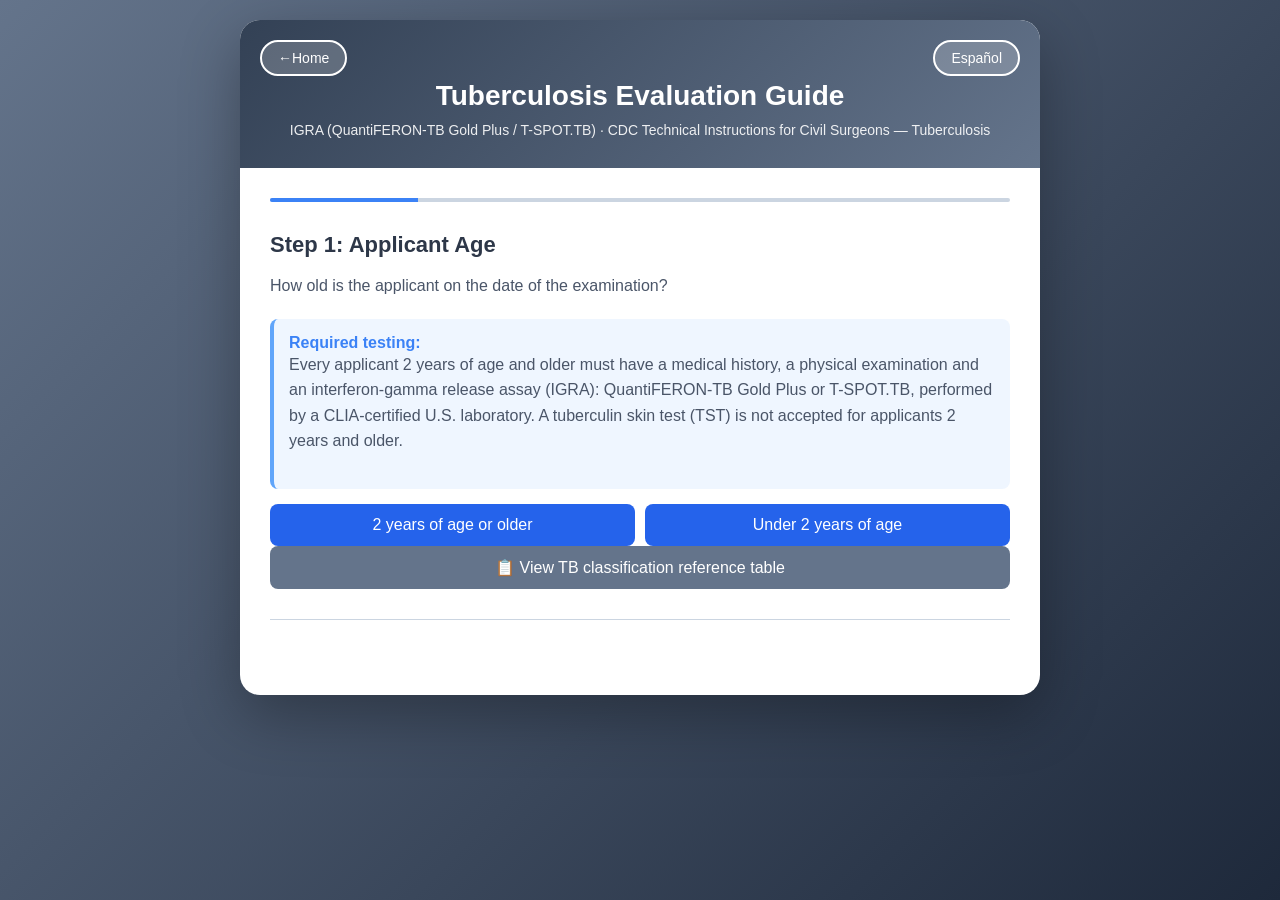
<file: tuberculosis.html>
<!DOCTYPE html>
<html lang="en">
<head>
    <meta charset="UTF-8">
    <meta name="viewport" content="width=device-width, initial-scale=1.0">
    <title>Tuberculosis Evaluation Guide (IGRA) - CDC Technical Instructions / Guía de Evaluación de Tuberculosis</title>

    <!-- PWA Meta Tags -->
    <link rel="manifest" href="./manifest.json">
    <meta name="theme-color" content="#1e40af">
    <meta name="msapplication-TileColor" content="#1e40af">
    <meta name="msapplication-navbutton-color" content="#1e40af">
    <meta name="application-name" content="TB Guide">

    <!-- iOS Meta Tags -->
    <meta name="apple-mobile-web-app-capable" content="yes">
    <meta name="apple-mobile-web-app-status-bar-style" content="default">
    <meta name="apple-mobile-web-app-title" content="TB Guide">
    <link rel="apple-touch-icon" href="./imm_syph_icon_192.png">
    <link rel="apple-touch-icon-precomposed" href="./imm_syph_icon_192.png">
    <link rel="apple-touch-icon" sizes="180x180" href="./imm_syph_icon_192.png">
    <link rel="apple-touch-icon" sizes="152x152" href="./imm_syph_icon_192.png">
    <link rel="apple-touch-icon" sizes="120x120" href="./imm_syph_icon_192.png">

    <!-- Favicon -->
    <link rel="icon" type="image/png" sizes="192x192" href="./imm_syph_icon_192.png">
    <link rel="icon" type="image/png" sizes="512x512" href="./imm_syph_icon_512.png">
    <link rel="stylesheet" href="./styles.css">
</head>
<body>
    <div class="container">
        <div class="header">
            <a class="home-link" href="./index.html">← <span class="lang-en">Home</span><span class="lang-es">Inicio</span></a>
            <button class="language-toggle" onclick="toggleLanguage()">
                <span class="lang-en">Español</span>
                <span class="lang-es">English</span>
            </button>
            <h1>
                <span class="lang-en">Tuberculosis Evaluation Guide</span>
                <span class="lang-es">Guía de Evaluación de Tuberculosis</span>
            </h1>
            <p>
                <span class="lang-en">IGRA (QuantiFERON-TB Gold Plus / T-SPOT.TB) · CDC Technical Instructions for Civil Surgeons — Tuberculosis</span>
                <span class="lang-es">IGRA (QuantiFERON-TB Gold Plus / T-SPOT.TB) · Instrucciones Técnicas de los CDC para Cirujanos Civiles — Tuberculosis</span>
            </p>
        </div>

        <div class="content">
            <div class="progress-bar">
                <div class="progress" id="progressBar"></div>
            </div>

            <!-- Step 1: Age -->
            <div class="step active" id="step1">
                <div class="question">
                    <h2>
                        <span class="lang-en">Step 1: Applicant Age</span>
                        <span class="lang-es">Paso 1: Edad del Solicitante</span>
                    </h2>
                    <p>
                        <span class="lang-en">How old is the applicant on the date of the examination?</span>
                        <span class="lang-es">¿Qué edad tiene el solicitante en la fecha del examen?</span>
                    </p>
                    <div class="info">
                        <strong>
                            <span class="lang-en">Required testing:</span>
                            <span class="lang-es">Prueba obligatoria:</span>
                        </strong>
                        <p>
                            <span class="lang-en">Every applicant 2 years of age and older must have a medical history, a physical examination and an interferon-gamma release assay (IGRA): QuantiFERON-TB Gold Plus or T-SPOT.TB, performed by a CLIA-certified U.S. laboratory. A tuberculin skin test (TST) is not accepted for applicants 2 years and older.</span>
                            <span class="lang-es">Todo solicitante de 2 años o más debe tener historia clínica, examen físico y un ensayo de liberación de interferón gamma (IGRA): QuantiFERON-TB Gold Plus o T-SPOT.TB, realizado por un laboratorio de EE. UU. certificado por CLIA. La prueba cutánea de tuberculina (TST) no se acepta para solicitantes de 2 años o más.</span>
                        </p>
                    </div>
                    <div class="button-group">
                        <button onclick="goToStep(2)">
                            <span class="lang-en">2 years of age or older</span>
                            <span class="lang-es">2 años o más</span>
                        </button>
                        <button onclick="goToStep(1.5)">
                            <span class="lang-en">Under 2 years of age</span>
                            <span class="lang-es">Menor de 2 años</span>
                        </button>
                    </div>
                    <div class="button-group">
                        <button class="secondary" onclick="goToStep('reference')">
                            <span class="lang-en">📋 View TB classification reference table</span>
                            <span class="lang-es">📋 Ver tabla de referencia de clasificación de TB</span>
                        </button>
                    </div>
                    <div class="nav-buttons">
                        <button onclick="goBack()" class="secondary back-button" style="display: none;">← <span class="lang-en">Back</span><span class="lang-es">Atrás</span></button>
                    </div>
                </div>
            </div>

            <!-- Step 1.5: Under 2 years -->
            <div class="step" id="step1.5">
                <div class="question">
                    <h2>
                        <span class="lang-en">Children Under 2 Years</span>
                        <span class="lang-es">Niños Menores de 2 Años</span>
                    </h2>
                    <p>
                        <span class="lang-en">A physical examination and a medical history provided by a parent or responsible adult who knows the child best are required. An IGRA is not required under 2 years of age unless there is a specific indication. Does the child have either of the following?</span>
                        <span class="lang-es">Se requieren un examen físico y una historia clínica proporcionada por un padre o adulto responsable que conozca bien al niño. No se requiere IGRA en menores de 2 años salvo que exista una indicación específica. ¿Tiene el niño alguno de los siguientes?</span>
                    </p>
                    <div class="info">
                        <ul>
                            <li>
                                <span class="lang-en">Signs or symptoms suggestive of TB (cough, fever, failure to thrive, lymphadenopathy, meningitis, or infection of the middle ear, bones, joints or skin)</span>
                                <span class="lang-es">Signos o síntomas sugestivos de TB (tos, fiebre, retraso del crecimiento, linfadenopatía, meningitis, o infección del oído medio, huesos, articulaciones o piel)</span>
                            </li>
                            <li>
                                <span class="lang-en">Known HIV infection</span>
                                <span class="lang-es">Infección por VIH conocida</span>
                            </li>
                        </ul>
                    </div>
                    <div class="button-group">
                        <button onclick="showInfantReferral()">
                            <span class="lang-en">Yes — testing and referral required</span>
                            <span class="lang-es">Sí — se requieren pruebas y referencia</span>
                        </button>
                        <button onclick="showNoTestingRequired()">
                            <span class="lang-en">No — No Testing Required</span>
                            <span class="lang-es">No — No se Requiere Prueba</span>
                        </button>
                    </div>
                    <div class="nav-buttons">
                        <button onclick="goBack()" class="secondary back-button">← <span class="lang-en">Back</span><span class="lang-es">Atrás</span></button>
                    </div>
                </div>
            </div>

            <!-- Step 2: History and physical examination -->
            <div class="step" id="step2">
                <div class="question">
                    <h2>
                        <span class="lang-en">Step 2: Medical History and Physical Examination</span>
                        <span class="lang-es">Paso 2: Historia Clínica y Examen Físico</span>
                    </h2>
                    <p>
                        <span class="lang-en">Select all that apply. The first group changes the pathway: these applicants need a chest x-ray and, in most cases, a health department sputum referral regardless of the IGRA result.</span>
                        <span class="lang-es">Seleccione todo lo que aplique. El primer grupo cambia la vía: estos solicitantes requieren radiografía de tórax y, en la mayoría de los casos, referencia al departamento de salud para esputo independientemente del resultado del IGRA.</span>
                    </p>
                    <div class="choice-group">
                        <button class="choice" id="rfSymptoms" onclick="toggleChoice('rfSymptoms')">
                            <span class="lang-en">Signs or symptoms suggestive of infectious TB: cough ≥ 2–3 weeks, hemoptysis, fever, night sweats, weight loss, fatigue, or exam findings</span>
                            <span class="lang-es">Signos o síntomas sugestivos de TB infecciosa: tos ≥ 2–3 semanas, hemoptisis, fiebre, sudores nocturnos, pérdida de peso, fatiga o hallazgos al examen</span>
                        </button>
                        <button class="choice" id="rfHIV" onclick="toggleChoice('rfHIV')">
                            <span class="lang-en">Known HIV infection (HIV testing is not required; use the applicant's known status)</span>
                            <span class="lang-es">Infección por VIH conocida (no se requiere prueba de VIH; use el estado conocido del solicitante)</span>
                        </button>
                        <button class="choice" id="rfExtrapulm" onclick="toggleChoice('rfExtrapulm')">
                            <span class="lang-en">Extrapulmonary TB disease (diagnosed or suspected): lymph node, bone/joint, renal, meningeal, skin, etc. (pleural and laryngeal TB are pulmonary, not extrapulmonary)</span>
                            <span class="lang-es">Enfermedad de TB extrapulmonar (diagnosticada o sospechada): ganglionar, ósea/articular, renal, meníngea, cutánea, etc. (la TB pleural y laríngea cuentan como pulmonar, no extrapulmonar)</span>
                        </button>
                        <button class="choice" id="rfOnTreatment" onclick="toggleChoice('rfOnTreatment')">
                            <span class="lang-en">Currently receiving treatment for TB disease</span>
                            <span class="lang-es">Actualmente en tratamiento para enfermedad de TB</span>
                        </button>
                        <button class="choice" id="rfPriorTx" onclick="toggleChoice('rfPriorTx')">
                            <span class="lang-en">Completed treatment for TB disease or LTBI in the past, with written documentation (regimen and dates). Self-report without documentation does not count.</span>
                            <span class="lang-es">Completó tratamiento para enfermedad de TB o ITBL en el pasado, con documentación escrita (régimen y fechas). El autoinforme sin documentación no cuenta.</span>
                        </button>
                    </div>
                    <p>
                        <strong>
                            <span class="lang-en">Also record (does not change the required pathway):</span>
                            <span class="lang-es">Anote también (no cambia la vía requerida):</span>
                        </strong>
                    </p>
                    <div class="choice-group">
                        <button class="choice" id="rfContact" onclick="toggleChoice('rfContact')">
                            <span class="lang-en">Household or close contact with a person who had TB disease</span>
                            <span class="lang-es">Contacto doméstico o cercano con una persona que tuvo enfermedad de TB</span>
                        </button>
                        <button class="choice" id="rfPregnant" onclick="toggleChoice('rfPregnant')">
                            <span class="lang-en">Pregnant</span>
                            <span class="lang-es">Embarazada</span>
                        </button>
                    </div>
                    <div class="button-group">
                        <button class="primary-wide" onclick="onHistoryContinue()">
                            <span class="lang-en">Continue</span>
                            <span class="lang-es">Continuar</span>
                        </button>
                    </div>
                    <div class="nav-buttons">
                        <button onclick="goBack()" class="secondary back-button">← <span class="lang-en">Back</span><span class="lang-es">Atrás</span></button>
                    </div>
                </div>
            </div>

            <!-- Step 3: IGRA result -->
            <div class="step" id="step3">
                <div class="question">
                    <h2>
                        <span class="lang-en">Step 3: IGRA Result</span>
                        <span class="lang-es">Paso 3: Resultado del IGRA</span>
                    </h2>
                    <p>
                        <span class="lang-en">What is the result of the QuantiFERON-TB Gold Plus or T-SPOT.TB?</span>
                        <span class="lang-es">¿Cuál es el resultado del QuantiFERON-TB Gold Plus o T-SPOT.TB?</span>
                    </p>
                    <div class="info">
                        <strong>
                            <span class="lang-en">Requirements:</span>
                            <span class="lang-es">Requisitos:</span>
                        </strong>
                        <ul>
                            <li>
                                <span class="lang-en">Blood drawn and IGRA performed in the United States during this examination; results from abroad or a prior TST are not accepted</span>
                                <span class="lang-es">Sangre extraída e IGRA realizado en los Estados Unidos durante este examen; no se aceptan resultados del extranjero ni una TST previa</span>
                            </li>
                            <li>
                                <span class="lang-en">Exception: written documentation from a physician of a previous positive IGRA (test date, IGRA type, results in standard units, interpretation, physician name, signature and office information) may be accepted instead of a new test — select "Positive"</span>
                                <span class="lang-es">Excepción: puede aceptarse documentación escrita de un médico de un IGRA positivo previo (fecha, tipo de IGRA, resultados en unidades estándar, interpretación, nombre, firma y datos del consultorio del médico) en lugar de una nueva prueba — seleccione "Positivo"</span>
                            </li>
                            <li>
                                <span class="lang-en">A history of BCG vaccination does not change the interpretation or the requirement</span>
                                <span class="lang-es">El antecedente de vacunación con BCG no cambia la interpretación ni el requisito</span>
                            </li>
                            <li>
                                <span class="lang-en">Record the test name, date and result (positive / negative / indeterminate) in Part 8, A.1 of Form I-693, even when negative or indeterminate</span>
                                <span class="lang-es">Registre el nombre de la prueba, la fecha y el resultado (positivo / negativo / indeterminado) en la Parte 8, A.1 del Formulario I-693, incluso si es negativo o indeterminado</span>
                            </li>
                        </ul>
                    </div>
                    <div class="button-group">
                        <button onclick="onIgra('negative')">
                            <span class="lang-en">Negative</span>
                            <span class="lang-es">Negativo</span>
                        </button>
                        <button onclick="onIgra('positive')">
                            <span class="lang-en">Positive</span>
                            <span class="lang-es">Positivo</span>
                        </button>
                        <button class="secondary" onclick="onIgra('indeterminate')">
                            <span class="lang-en">Indeterminate</span>
                            <span class="lang-es">Indeterminado</span>
                        </button>
                    </div>
                    <div class="info">
                        <strong>
                            <span class="lang-en">Indeterminate result:</span>
                            <span class="lang-es">Resultado indeterminado:</span>
                        </strong>
                        <span class="lang-en">Document it as indeterminate. For the purposes of the Technical Instructions an indeterminate result does not require repeat testing by the civil surgeon, a chest x-ray, or a Class B2 classification. Advise the applicant to have a repeat test for their own health.</span>
                        <span class="lang-es">Documéntelo como indeterminado. Para los fines de las Instrucciones Técnicas, un resultado indeterminado no requiere repetición de la prueba por el cirujano civil, radiografía de tórax ni clasificación Clase B2. Aconseje al solicitante repetir la prueba por su propia salud.</span>
                    </div>
                    <div class="nav-buttons">
                        <button onclick="goBack()" class="secondary back-button">← <span class="lang-en">Back</span><span class="lang-es">Atrás</span></button>
                    </div>
                </div>
            </div>

            <!-- Step 4: Chest x-ray -->
            <div class="step" id="step4">
                <div class="question">
                    <div id="cxrReason"></div>
                    <h2>
                        <span class="lang-en">Step 4: Chest X-Ray</span>
                        <span class="lang-es">Paso 4: Radiografía de Tórax</span>
                    </h2>
                    <p>
                        <span class="lang-en">Obtain a chest x-ray: applicants 10 years and older, a posterior-anterior (PA) view; children under 10, an AP or PA view plus a lateral view. What does the radiograph show?</span>
                        <span class="lang-es">Obtenga una radiografía de tórax: solicitantes de 10 años o más, proyección posteroanterior (PA); niños menores de 10 años, proyección AP o PA más una lateral. ¿Qué muestra la radiografía?</span>
                    </p>
                    <div class="info">
                        <strong>
                            <span class="lang-en">Findings suggestive of infectious TB (require health department referral):</span>
                            <span class="lang-es">Hallazgos sugestivos de TB infecciosa (requieren referencia al departamento de salud):</span>
                        </strong>
                        <ul>
                            <li>
                                <span class="lang-en">Infiltrate or consolidation; cavitary lesion(s); nodule(s) or mass(es) with poorly defined margins (e.g., tuberculoma); discrete nodule(s) without calcification</span>
                                <span class="lang-es">Infiltrado o consolidación; lesión(es) cavitaria(s); nódulo(s) o masa(s) de bordes mal definidos (p. ej., tuberculoma); nódulo(s) discreto(s) sin calcificación</span>
                            </li>
                            <li>
                                <span class="lang-en">Reticular markings suggestive of fibrosis; discrete linear opacity; volume loss or retraction</span>
                                <span class="lang-es">Trama reticular sugestiva de fibrosis; opacidad lineal discreta; pérdida de volumen o retracción</span>
                            </li>
                            <li>
                                <span class="lang-en">Pleural effusion; irregular thick pleural reaction; hilar or mediastinal adenopathy; miliary findings</span>
                                <span class="lang-es">Derrame pleural; reacción pleural gruesa e irregular; adenopatía hiliar o mediastínica; hallazgos miliares</span>
                            </li>
                        </ul>
                        <strong>
                            <span class="lang-en">Findings that do not by themselves require referral:</span>
                            <span class="lang-es">Hallazgos que por sí solos no requieren referencia:</span>
                        </strong>
                        <ul>
                            <li>
                                <span class="lang-en">Single or scattered calcified pulmonary nodule(s); calcified lymph node(s)</span>
                                <span class="lang-es">Nódulo(s) pulmonar(es) calcificado(s) únicos o dispersos; ganglio(s) linfático(s) calcificado(s)</span>
                            </li>
                        </ul>
                    </div>
                    <div class="warning" id="pregnancyNote" style="display: none;">
                        <strong>
                            <span class="lang-en">Pregnancy:</span>
                            <span class="lang-es">Embarazo:</span>
                        </strong>
                        <span class="lang-en">A chest x-ray is still required to adjust status when the criteria are met. The applicant may choose to postpone the chest x-ray and the examination until after the pregnancy. Lead shielding is no longer recommended or required.</span>
                        <span class="lang-es">La radiografía de tórax sigue siendo requerida para ajustar el estatus cuando se cumplen los criterios. La solicitante puede optar por posponer la radiografía y el examen hasta después del embarazo. La protección con plomo ya no se recomienda ni se requiere.</span>
                    </div>
                    <div class="button-group">
                        <button onclick="onCxr('normal')">
                            <span class="lang-en">Normal — not suggestive of infectious TB</span>
                            <span class="lang-es">Normal — no sugestiva de TB infecciosa</span>
                        </button>
                        <button onclick="onCxr('suggestive')">
                            <span class="lang-en">Abnormal — findings suggestive of infectious TB</span>
                            <span class="lang-es">Anormal — hallazgos sugestivos de TB infecciosa</span>
                        </button>
                        <button class="secondary" onclick="onCxr('other')">
                            <span class="lang-en">Abnormal — not suggestive of TB (other chest condition)</span>
                            <span class="lang-es">Anormal — no sugestiva de TB (otra afección torácica)</span>
                        </button>
                    </div>
                    <div class="nav-buttons">
                        <button onclick="goBack()" class="secondary back-button">← <span class="lang-en">Back</span><span class="lang-es">Atrás</span></button>
                    </div>
                </div>
            </div>

            <!-- Step 5: Health department referral -->
            <div class="step" id="step5">
                <div class="question">
                    <span class="status-pill hold">
                        <span class="lang-en">⏸️ Hold — do not classify or sign until the health department reports back</span>
                        <span class="lang-es">⏸️ En espera — no clasifique ni firme hasta que el departamento de salud informe</span>
                    </span>
                    <div id="hdReason"></div>
                    <h2>
                        <span class="lang-en">Step 5: Health Department Referral for Sputum</span>
                        <span class="lang-es">Paso 5: Referencia al Departamento de Salud para Esputo</span>
                    </h2>
                    <p>
                        <span class="lang-en">Refer the applicant to the local or state health department for three early-morning sputum specimens (smears and cultures; molecular testing of the first specimen is recommended). Referral is required for a chest x-ray suggestive of infectious TB, and — regardless of IGRA or chest x-ray results — for signs or symptoms of TB, known HIV infection, or extrapulmonary TB. The civil surgeon must not classify, issue TB clearance, sign Form I-693 or submit the eMedical record until the applicant returns with the health department's documented results.</span>
                        <span class="lang-es">Refiera al solicitante al departamento de salud local o estatal para tres muestras de esputo matutino (baciloscopias y cultivos; se recomienda prueba molecular de la primera muestra). La referencia es obligatoria ante una radiografía sugestiva de TB infecciosa y — independientemente del IGRA o de la radiografía — ante signos o síntomas de TB, infección por VIH conocida o TB extrapulmonar. El cirujano civil no debe clasificar, emitir autorización de TB, firmar el Formulario I-693 ni enviar el registro eMedical hasta que el solicitante regrese con los resultados documentados del departamento de salud.</span>
                    </p>
                    <div class="info">
                        <strong>
                            <span class="lang-en">Send with the referral:</span>
                            <span class="lang-es">Envíe con la referencia:</span>
                        </strong>
                        <ul class="checklist">
                            <li>
                                <span class="lang-en">IGRA report (test name, date, result)</span>
                                <span class="lang-es">Informe del IGRA (nombre de la prueba, fecha, resultado)</span>
                            </li>
                            <li>
                                <span class="lang-en">Chest x-ray images and radiology report</span>
                                <span class="lang-es">Imágenes de la radiografía de tórax e informe radiológico</span>
                            </li>
                            <li>
                                <span class="lang-en">Symptoms, contact history, HIV status, extrapulmonary findings, prior TB treatment records</span>
                                <span class="lang-es">Síntomas, historial de contactos, estado de VIH, hallazgos extrapulmonares, registros de tratamiento previo de TB</span>
                            </li>
                            <li>
                                <span class="lang-en">Applicant contact information and a request for written results (cultures take 6 weeks liquid / 8 weeks solid before a final negative report)</span>
                                <span class="lang-es">Datos de contacto del solicitante y solicitud de resultados por escrito (los cultivos tardan 6 semanas en medio líquido / 8 en sólido antes del informe negativo final)</span>
                            </li>
                        </ul>
                    </div>
                    <p>
                        <strong>
                            <span class="lang-en">What did the health department evaluation conclude?</span>
                            <span class="lang-es">¿Qué concluyó la evaluación del departamento de salud?</span>
                        </strong>
                    </p>
                    <div class="button-group">
                        <button onclick="goToStep(5.5)">
                            <span class="lang-en">Infectious TB disease diagnosed — positive culture, positive molecular test, or clinical diagnosis</span>
                            <span class="lang-es">Enfermedad de TB infecciosa diagnosticada — cultivo positivo, prueba molecular positiva o diagnóstico clínico</span>
                        </button>
                        <button onclick="onHdNegative()">
                            <span class="lang-en">Sputum cultures negative — infectious TB disease not diagnosed</span>
                            <span class="lang-es">Cultivos de esputo negativos — no se diagnosticó enfermedad de TB infecciosa</span>
                        </button>
                        <button class="secondary" onclick="showHold()">
                            <span class="lang-en">Evaluation still pending</span>
                            <span class="lang-es">Evaluación aún pendiente</span>
                        </button>
                    </div>
                    <div class="nav-buttons">
                        <button onclick="goBack()" class="secondary back-button">← <span class="lang-en">Back</span><span class="lang-es">Atrás</span></button>
                    </div>
                </div>
            </div>

            <!-- Step 5.5: Class A — treatment status -->
            <div class="step" id="step5.5">
                <div class="question">
                    <span class="status-pill a">
                        <span class="lang-en">⚠️ Class A — TB disease</span>
                        <span class="lang-es">⚠️ Clase A — enfermedad de TB</span>
                    </span>
                    <div id="classAReason"></div>
                    <h2>
                        <span class="lang-en">Class A TB: Treatment Status</span>
                        <span class="lang-es">Clase A TB: Estado del Tratamiento</span>
                    </h2>
                    <p>
                        <span class="lang-en">Class A TB is a Class A condition. The applicant must complete a full course of treatment under the health department (usually directly observed therapy) before the examination can be completed; afterwards the civil surgeon reclassifies the applicant as Class B0 TB, Pulmonary. Has treatment been completed?</span>
                        <span class="lang-es">La TB Clase A es una condición de Clase A. El solicitante debe completar un ciclo completo de tratamiento bajo el departamento de salud (normalmente terapia directamente observada) antes de que pueda completarse el examen; después, el cirujano civil lo reclasifica como Clase B0 TB, Pulmonar. ¿Se completó el tratamiento?</span>
                    </p>
                    <div class="button-group">
                        <button onclick="showB0()">
                            <span class="lang-en">Yes — treatment completed, documented by the health department</span>
                            <span class="lang-es">Sí — tratamiento completado, documentado por el departamento de salud</span>
                        </button>
                        <button class="secondary" onclick="showClassA()">
                            <span class="lang-en">No — treatment in progress or not started</span>
                            <span class="lang-es">No — tratamiento en curso o no iniciado</span>
                        </button>
                    </div>
                    <div class="nav-buttons">
                        <button onclick="goBack()" class="secondary back-button">← <span class="lang-en">Back</span><span class="lang-es">Atrás</span></button>
                    </div>
                </div>
            </div>

            <!-- Reference table -->
            <div class="step" id="reference">
                <div class="question">
                    <h2>
                        <span class="lang-en">TB Classifications for Form I-693</span>
                        <span class="lang-es">Clasificaciones de TB para el Formulario I-693</span>
                    </h2>
                    <div class="ref-table-wrap">
                        <table class="ref-table">
                            <thead>
                                <tr>
                                    <th><span class="lang-en">Class</span><span class="lang-es">Clase</span></th>
                                    <th><span class="lang-en">Criteria</span><span class="lang-es">Criterios</span></th>
                                    <th><span class="lang-en">Civil surgeon action</span><span class="lang-es">Acción del cirujano civil</span></th>
                                </tr>
                            </thead>
                            <tbody>
                                <tr class="row-a">
                                    <td class="class-cell"><span class="lang-en">Class A TB</span><span class="lang-es">Clase A TB</span></td>
                                    <td><span class="lang-en">Infectious TB disease: any positive M. tuberculosis complex culture (regardless of other findings), a positive molecular test, or a clinical diagnosis by the health department. Also an applicant already on TB treatment at the time of the exam, and extrapulmonary TB with a chest x-ray suggestive of infectious TB even if sputum is negative.</span><span class="lang-es">Enfermedad de TB infecciosa: cualquier cultivo positivo del complejo M. tuberculosis (independientemente de otros hallazgos), prueba molecular positiva o diagnóstico clínico del departamento de salud. También el solicitante que ya está en tratamiento de TB al momento del examen, y la TB extrapulmonar con radiografía sugestiva de TB infecciosa aun con esputo negativo.</span></td>
                                    <td><span class="lang-en">Inadmissible. Not cleared until a full course of treatment is completed and documented by the health department; then reclassify as Class B0.</span><span class="lang-es">Inadmisible. No se autoriza hasta completar y documentar un ciclo completo de tratamiento bajo el departamento de salud; luego reclasifique como Clase B0.</span></td>
                                </tr>
                                <tr class="row-b">
                                    <td class="class-cell"><span class="lang-en">Class B0 TB, Pulmonary</span><span class="lang-es">Clase B0 TB, Pulmonar</span></td>
                                    <td><span class="lang-en">Infectious TB disease diagnosed during the immigration examination (or already on treatment at the exam) and a full course of treatment successfully completed under the health department.</span><span class="lang-es">Enfermedad de TB infecciosa diagnosticada durante el examen de inmigración (o ya en tratamiento al momento del examen) y ciclo completo de tratamiento finalizado con éxito bajo el departamento de salud.</span></td>
                                    <td><span class="lang-en">Admissible. Cross out the Class A entry with a single stroke, initial and date it, and record the regimen, start/end dates and latest sputum culture results in the remarks. The health department signs Part 9.</span><span class="lang-es">Admisible. Tache la anotación de Clase A con una sola línea, ponga iniciales y fecha, y registre el régimen, las fechas de inicio/fin y los últimos resultados de cultivo de esputo en las observaciones. El departamento de salud firma la Parte 9.</span></td>
                                </tr>
                                <tr class="row-b">
                                    <td class="class-cell"><span class="lang-en">Class B1 TB, Pulmonary</span><span class="lang-es">Clase B1 TB, Pulmonar</span></td>
                                    <td><span class="lang-en">Signs or symptoms, physical exam or chest x-ray findings suggestive of infectious TB, or known HIV infection, referred to the health department, with negative sputum cultures and no diagnosis of infectious TB disease.</span><span class="lang-es">Signos o síntomas, examen físico o radiografía sugestivos de TB infecciosa, o infección por VIH conocida, con referencia al departamento de salud, cultivos de esputo negativos y sin diagnóstico de enfermedad de TB infecciosa.</span></td>
                                    <td><span class="lang-en">Admissible once the final negative culture report is received. Document the health department findings; the applicant needs follow-up with the health department after adjustment of status.</span><span class="lang-es">Admisible al recibir el informe final de cultivos negativos. Documente los hallazgos del departamento de salud; el solicitante requiere seguimiento con el departamento de salud tras el ajuste de estatus.</span></td>
                                </tr>
                                <tr class="row-b">
                                    <td class="class-cell"><span class="lang-en">Class B1 TB, Extrapulmonary</span><span class="lang-es">Clase B1 TB, Extrapulmonar</span></td>
                                    <td><span class="lang-en">Extrapulmonary TB (any site other than lung parenchyma, pleura, intrathoracic lymph nodes or larynx) with a normal chest x-ray and negative sputum cultures.</span><span class="lang-es">TB extrapulmonar (cualquier sitio distinto del parénquima pulmonar, pleura, ganglios intratorácicos o laringe) con radiografía de tórax normal y cultivos de esputo negativos.</span></td>
                                    <td><span class="lang-en">Admissible. Document the site and the health department evaluation; treatment is arranged by the health department.</span><span class="lang-es">Admisible. Documente el sitio y la evaluación del departamento de salud; el tratamiento lo organiza el departamento de salud.</span></td>
                                </tr>
                                <tr class="row-b">
                                    <td class="class-cell"><span class="lang-en">Class B2 TB, LTBI</span><span class="lang-es">Clase B2 TB, ITBL</span></td>
                                    <td><span class="lang-en">Positive IGRA (or documented previous positive IGRA), chest x-ray not suggestive of infectious TB, no signs or symptoms of TB and no known HIV infection. Not assigned for an indeterminate IGRA or after documented completed treatment.</span><span class="lang-es">IGRA positivo (o IGRA positivo previo documentado), radiografía no sugestiva de TB infecciosa, sin signos ni síntomas de TB y sin infección por VIH conocida. No se asigna por un IGRA indeterminado ni tras tratamiento completado documentado.</span></td>
                                    <td><span class="lang-en">Admissible. Report the LTBI diagnosis to the local health department (a report, not a referral); the civil surgeon may sign without waiting for LTBI treatment.</span><span class="lang-es">Admisible. Notifique el diagnóstico de ITBL al departamento de salud local (es una notificación, no una referencia); el cirujano civil puede firmar sin esperar el tratamiento de la ITBL.</span></td>
                                </tr>
                                <tr class="row-b">
                                    <td class="class-cell"><span class="lang-en">Class B, Other Chest Condition</span><span class="lang-es">Clase B, Otra Afección Torácica</span></td>
                                    <td><span class="lang-en">Chest x-ray abnormality suggesting non-TB disease (e.g., cardiomegaly, scoliosis), with no signs or symptoms of TB, no known HIV infection and a negative IGRA.</span><span class="lang-es">Anomalía radiográfica que sugiere enfermedad no tuberculosa (p. ej., cardiomegalia, escoliosis), sin signos ni síntomas de TB, sin infección por VIH conocida y con IGRA negativo.</span></td>
                                    <td><span class="lang-en">Admissible. Document the finding and recommend follow-up with a primary care provider.</span><span class="lang-es">Admisible. Documente el hallazgo y recomiende seguimiento con un proveedor de atención primaria.</span></td>
                                </tr>
                                <tr class="row-none">
                                    <td class="class-cell"><span class="lang-en">No Class A or B</span><span class="lang-es">Sin Clase A ni B</span></td>
                                    <td><span class="lang-en">No clinical findings of infectious or extrapulmonary TB, no known HIV infection and a negative (or indeterminate) IGRA; a child under 2 with no indication for testing; or documented completed treatment for TB disease or LTBI with a normal chest x-ray, no symptoms and no known HIV, whatever the IGRA result.</span><span class="lang-es">Sin hallazgos clínicos de TB infecciosa ni extrapulmonar, sin infección por VIH conocida e IGRA negativo (o indeterminado); niño menor de 2 años sin indicación de prueba; o tratamiento completado documentado para enfermedad de TB o ITBL con radiografía normal, sin síntomas y sin VIH conocido, cualquiera sea el IGRA.</span></td>
                                    <td><span class="lang-en">Document the IGRA type, date and result (and chest x-ray if done).</span><span class="lang-es">Documente el tipo de IGRA, la fecha y el resultado (y la radiografía de tórax si se realizó).</span></td>
                                </tr>
                            </tbody>
                        </table>
                    </div>
                    <p class="source">
                        <span class="lang-en">Source: CDC Technical Instructions for Civil Surgeons — Tuberculosis (2024 update). Verify against the current instructions before signing.</span>
                        <span class="lang-es">Fuente: Instrucciones Técnicas de los CDC para Cirujanos Civiles — Tuberculosis (actualización 2024). Verifique con las instrucciones vigentes antes de firmar.</span>
                    </p>
                    <div class="nav-buttons">
                        <button onclick="goBack()" class="secondary back-button">← <span class="lang-en">Back</span><span class="lang-es">Atrás</span></button>
                    </div>
                </div>
            </div>

            <!-- Results Section -->
            <div class="step" id="results">
                <div id="resultsContent"></div>
            </div>
        </div>
    </div>

    <script src="./app.js"></script>
    <script>
        // Tuberculosis module (shared engine lives in app.js)
        // Pathway follows the CDC "Civil Surgeon TB Screening Medical Examination" flowchart (2024):
        //   IGRA negative, no symptoms, no known HIV            -> No Class A or B
        //   IGRA positive, no symptoms, no known HIV            -> chest x-ray
        //   Signs/symptoms of TB or known HIV (any IGRA result) -> chest x-ray AND health department sputum referral
        //   CXR not suggestive (positive IGRA)                  -> Class B2 LTBI, report to health department
        //   CXR suggestive                                      -> health department sputum referral
        //   Cultures negative                                   -> Class B1 Pulmonary
        //   Cultures positive / clinical diagnosis              -> Class A; after treatment -> Class B0
        let igraResult = '';   // 'negative' | 'positive' | 'indeterminate'
        let cxrResult = '';    // 'normal' | 'other' | 'suggestive'

        function toggleChoice(id) {
            var el = document.getElementById(id);
            if (el) { el.classList.toggle('selected'); }
        }

        function isSelected(id) {
            var el = document.getElementById(id);
            return !!(el && el.classList.contains('selected'));
        }

        function clearChoices() {
            document.querySelectorAll('button.choice.selected').forEach(function (b) {
                b.classList.remove('selected');
            });
        }

        // Signs/symptoms, known HIV or extrapulmonary TB: chest x-ray AND sputum referral regardless of IGRA / x-ray.
        function needsSputumReferral() {
            return isSelected('rfSymptoms') || isSelected('rfHIV') || isSelected('rfExtrapulm');
        }

        // Chest x-ray is required for a positive IGRA, for anyone who needs a sputum referral, and to
        // document a normal x-ray after documented completed treatment.
        function needsCxr() {
            return igraResult === 'positive' || needsSputumReferral() || isSelected('rfPriorTx');
        }

        function onHistoryContinue() {
            if (isSelected('rfOnTreatment')) {
                // Already on treatment for TB disease at the time of the exam = Class A until completed.
                goToStep(5.5);
            } else {
                goToStep(3);
            }
        }

        function onIgra(value) {
            igraResult = value;
            cxrResult = '';
            if (needsCxr()) {
                goToStep(4);
            } else {
                showNoClass();
            }
        }

        function onCxr(value) {
            cxrResult = value;
            if (value === 'suggestive' || needsSputumReferral()) {
                goToStep(5);
            } else if (value === 'normal') {
                if (isSelected('rfPriorTx')) {
                    showNoClass();
                } else if (igraResult === 'positive') {
                    showB2();
                } else {
                    showNoClass();
                }
            } else {
                showOtherChest();
            }
        }

        function onHdNegative() {
            if (isSelected('rfExtrapulm')) {
                if (cxrResult === 'suggestive') {
                    // Extrapulmonary TB with a chest x-ray suggestive of infectious TB is Class A even with negative sputum.
                    goToStep(5.5);
                } else {
                    showB1Extrapulmonary();
                }
            } else {
                showB1Pulmonary();
            }
        }

        function igraLabel() {
            if (igraResult === 'positive') { return getLangSpan('positive', 'positivo'); }
            if (igraResult === 'indeterminate') { return getLangSpan('indeterminate', 'indeterminado'); }
            if (igraResult === 'negative') { return getLangSpan('negative', 'negativo'); }
            return getLangSpan('not yet performed', 'aún no realizado');
        }

        function cxrLabel() {
            if (cxrResult === 'suggestive') { return getLangSpan('suggestive of infectious TB', 'sugestiva de TB infecciosa'); }
            if (cxrResult === 'other') { return getLangSpan('abnormal, not suggestive of TB', 'anormal, no sugestiva de TB'); }
            if (cxrResult === 'normal') { return getLangSpan('not suggestive of infectious TB', 'no sugestiva de TB infecciosa'); }
            return getLangSpan('not performed', 'no realizada');
        }

        function riskSummary() {
            var items = [];
            if (isSelected('rfSymptoms')) { items.push(getLangSpan('signs/symptoms of TB', 'signos/síntomas de TB')); }
            if (isSelected('rfHIV')) { items.push(getLangSpan('known HIV infection', 'infección por VIH conocida')); }
            if (isSelected('rfExtrapulm')) { items.push(getLangSpan('extrapulmonary TB', 'TB extrapulmonar')); }
            if (isSelected('rfOnTreatment')) { items.push(getLangSpan('currently on TB treatment', 'actualmente en tratamiento de TB')); }
            if (isSelected('rfPriorTx')) { items.push(getLangSpan('documented completed TB/LTBI treatment', 'tratamiento de TB/ITBL completado y documentado')); }
            if (isSelected('rfContact')) { items.push(getLangSpan('TB contact history', 'historial de contacto de TB')); }
            if (isSelected('rfPregnant')) { items.push(getLangSpan('pregnancy', 'embarazo')); }
            if (items.length === 0) { return ''; }
            return '<p>' + getLangSpan('History noted: ', 'Antecedentes anotados: ') + items.join(', ') + '</p>';
        }

        function testSummary() {
            return '<p>' + getLangSpan('IGRA:', 'IGRA:') + '&nbsp;' + igraLabel() + '.&nbsp;' +
                   getLangSpan('Chest x-ray:', 'Radiografía de tórax:') + '&nbsp;' + cxrLabel() + '.</p>';
        }

        function indeterminateNote() {
            if (igraResult !== 'indeterminate') { return ''; }
            return '<div class="info"><strong>' + getLangSpan('Indeterminate IGRA:', 'IGRA indeterminado:') + '</strong> ' + getLangSpan(
                'Document the result as indeterminate in Part 8, A.1. An indeterminate result does not require repeat testing by the civil surgeon, a chest x-ray or a Class B2 classification. Advise the applicant to repeat the test for their own health.',
                'Documente el resultado como indeterminado en la Parte 8, A.1. Un resultado indeterminado no requiere repetición por el cirujano civil, radiografía de tórax ni clasificación Clase B2. Aconseje al solicitante repetir la prueba por su propia salud.') + '</div>';
        }

        function contactNote() {
            if (!isSelected('rfContact')) { return ''; }
            return '<div class="info"><strong>' + getLangSpan('Contact history:', 'Historial de contacto:') + '</strong> ' + getLangSpan(
                'Record the contact history on Form I-693. A contact history does not change the required pathway under the Technical Instructions, but a negative IGRA within 8–10 weeks of the last exposure may be a window-period result; advise the applicant to follow up with the health department for their own health.',
                'Registre el historial de contacto en el Formulario I-693. Un historial de contacto no cambia la vía requerida por las Instrucciones Técnicas, pero un IGRA negativo dentro de las 8–10 semanas posteriores a la última exposición puede ser un resultado de periodo ventana; aconseje al solicitante dar seguimiento con el departamento de salud por su propia salud.') + '</div>';
        }

        function docBlock(itemsEn, itemsEs) {
            var lis = '';
            for (var i = 0; i < itemsEn.length; i++) {
                lis += '<li>' + getLangSpan(itemsEn[i], itemsEs[i]) + '</li>';
            }
            return '<div class="info"><strong>' + getLangSpan('Form I-693 documentation:', 'Documentación en el Formulario I-693:') +
                   '</strong><ul class="checklist">' + lis + '</ul></div>';
        }

        function sourceBlock() {
            return `<p class="source">${getLangSpan(
                'Source: CDC Technical Instructions for Civil Surgeons — Tuberculosis (2024 update). Verify against the current instructions before signing.',
                'Fuente: Instrucciones Técnicas de los CDC para Cirujanos Civiles — Tuberculosis (actualización 2024). Verifique con las instrucciones vigentes antes de firmar.'
            )}</p>`;
        }

        function showNoTestingRequired() {
            const content = `
                ${classBanner('NONE', { subEn: 'Child under 2 years — no indication for TB testing', subEs: 'Niño menor de 2 años — sin indicación de prueba de TB' })}
                <div class="result">
                    <h3>${getLangSpan('No TB Testing Required', 'No se Requiere Prueba de TB')}</h3>
                    <span class="badge no-class">${getLangSpan('No Class', 'Sin Clase')}</span>
                    <p>${getLangSpan(
                        'The applicant is under 2 years of age with no signs or symptoms of TB and no known HIV infection. An IGRA and chest x-ray are not required.',
                        'El solicitante es menor de 2 años sin signos ni síntomas de TB y sin infección por VIH conocida. No se requieren IGRA ni radiografía de tórax.'
                    )}</p>
                    ${docBlock(
                        ['Record the physical examination and the history provided by the parent or responsible adult.',
                         'Indicate that TB testing was not required because of age and the absence of clinical indication.'],
                        ['Registre el examen físico y la historia proporcionada por el padre o adulto responsable.',
                         'Indique que la prueba de TB no fue requerida por la edad y la ausencia de indicación clínica.']
                    )}
                    ${sourceBlock()}
                </div>`;
            showResults(content);
        }

        function showInfantReferral() {
            const content = `
                ${classBanner('HOLD', { subEn: 'Child under 2 with TB symptoms or known HIV — testing and referral required', subEs: 'Niño menor de 2 años con síntomas de TB o VIH conocido — se requieren pruebas y referencia' })}
                <div class="result">
                    <h3>${getLangSpan('Testing and Health Department Referral Required', 'Se Requieren Pruebas y Referencia al Departamento de Salud')}</h3>
                    <p>${getLangSpan(
                        'A child under 2 with signs or symptoms suggestive of TB or known HIV infection must have a TST or IGRA and a chest x-ray (AP or PA view plus a lateral view) regardless of the test result, and must be referred to the health department for further evaluation. Do not classify or sign until the health department evaluation is complete.',
                        'Un niño menor de 2 años con signos o síntomas sugestivos de TB o infección por VIH conocida debe tener una TST o IGRA y una radiografía de tórax (proyección AP o PA más lateral) independientemente del resultado de la prueba, y debe ser referido al departamento de salud para evaluación adicional. No clasifique ni firme hasta completar la evaluación del departamento de salud.'
                    )}</p>
                    <div class="warning">
                        <span>${getLangSpan(
                            'Classify according to the health department findings: infectious TB disease diagnosed = Class A (Class B0 after completed treatment); negative cultures with no TB disease = Class B1; extrapulmonary TB with a normal chest x-ray and negative cultures = Class B1, Extrapulmonary. You can go back and enter the child as "2 years of age or older" to walk through the IGRA, chest x-ray and health department steps.',
                            'Clasifique según los hallazgos del departamento de salud: enfermedad de TB infecciosa diagnosticada = Clase A (Clase B0 tras completar el tratamiento); cultivos negativos sin enfermedad de TB = Clase B1; TB extrapulmonar con radiografía normal y cultivos negativos = Clase B1, Extrapulmonar. Puede regresar e ingresar al niño como "2 años o más" para recorrer los pasos de IGRA, radiografía y departamento de salud.'
                        )}</span>
                    </div>
                    ${sourceBlock()}
                </div>`;
            showResults(content);
        }

        function showNoClass() {
            var priorTx = isSelected('rfPriorTx');
            var cxrDone = cxrResult !== '';
            var subEn, subEs, bodyEn, bodyEs;
            if (priorTx) {
                subEn = 'Documented completed TB/LTBI treatment, chest x-ray not suggestive of TB, no symptoms, no known HIV';
                subEs = 'Tratamiento de TB/ITBL completado y documentado, radiografía no sugestiva de TB, sin síntomas, sin VIH conocido';
                bodyEn = 'The applicant has written documentation of completed treatment for TB disease or LTBI, a chest x-ray not suggestive of infectious TB, no signs or symptoms of TB and no known HIV infection. Under the Technical Instructions this is No Class A or Class B TB regardless of the IGRA result; LTBI is not diagnosed and no report to the health department is required. The civil surgeon may sign Form I-693.';
                bodyEs = 'El solicitante tiene documentación escrita de tratamiento completado para enfermedad de TB o ITBL, radiografía no sugestiva de TB infecciosa, sin signos ni síntomas de TB y sin infección por VIH conocida. Según las Instrucciones Técnicas esto es Sin Clase A ni Clase B TB independientemente del resultado del IGRA; no se diagnostica ITBL y no se requiere notificación al departamento de salud. El cirujano civil puede firmar el Formulario I-693.';
            } else {
                subEn = 'IGRA ' + (igraResult === 'indeterminate' ? 'indeterminate' : 'negative') + ', no signs or symptoms of TB, no known HIV infection' + (cxrDone ? ', chest x-ray normal' : '');
                subEs = 'IGRA ' + (igraResult === 'indeterminate' ? 'indeterminado' : 'negativo') + ', sin signos ni síntomas de TB, sin infección por VIH conocida' + (cxrDone ? ', radiografía de tórax normal' : '');
                bodyEn = 'The IGRA is ' + (igraResult === 'indeterminate' ? 'indeterminate' : 'negative') + ', there are no signs or symptoms of TB and no known HIV infection' + (cxrDone ? ', and the chest x-ray is not suggestive of TB' : '') + '. No chest x-ray or health department referral is required and no TB classification applies. The civil surgeon may sign Form I-693.';
                bodyEs = 'El IGRA es ' + (igraResult === 'indeterminate' ? 'indeterminado' : 'negativo') + ', no hay signos ni síntomas de TB ni infección por VIH conocida' + (cxrDone ? ', y la radiografía de tórax no es sugestiva de TB' : '') + '. No se requiere radiografía de tórax ni referencia al departamento de salud y no aplica ninguna clasificación de TB. El cirujano civil puede firmar el Formulario I-693.';
            }
            const content = `
                ${classBanner('NONE', { subEn: subEn, subEs: subEs })}
                <div class="result">
                    <h3>${getLangSpan('No Class A or Class B TB', 'Sin Clase A ni Clase B TB')}</h3>
                    <span class="badge no-class">${getLangSpan('No Class', 'Sin Clase')}</span>
                    ${riskSummary()}
                    ${testSummary()}
                    <p>${getLangSpan(bodyEn, bodyEs)}</p>
                    ${indeterminateNote()}
                    ${contactNote()}
                    ${docBlock(
                        ['Record the IGRA name (QuantiFERON-TB Gold Plus or T-SPOT.TB), date and result in Part 8, A.1.',
                         cxrDone ? 'Record the chest x-ray date and result, and the reason it was obtained.' : 'No chest x-ray is required.',
                         priorTx ? 'Attach the written documentation of prior treatment (regimen, start and end dates, where treated).' : 'Classify as No Class A or Class B TB.'],
                        ['Registre el nombre del IGRA (QuantiFERON-TB Gold Plus o T-SPOT.TB), la fecha y el resultado en la Parte 8, A.1.',
                         cxrDone ? 'Registre la fecha y el resultado de la radiografía de tórax, y el motivo por el que se obtuvo.' : 'No se requiere radiografía de tórax.',
                         priorTx ? 'Adjunte la documentación escrita del tratamiento previo (régimen, fechas de inicio y fin, lugar de tratamiento).' : 'Clasifique como Sin Clase A ni Clase B TB.']
                    )}
                    ${sourceBlock()}
                </div>`;
            showResults(content);
        }

        function showB2() {
            const content = `
                ${classBanner('B', { labelEn: 'CLASS B2 TB, LATENT TB INFECTION', labelEs: 'CLASE B2 TB, INFECCIÓN DE TB LATENTE',
                                     subEn: 'Admissible. Positive IGRA, chest x-ray not suggestive of infectious TB, no symptoms, no known HIV: report LTBI to the health department.',
                                     subEs: 'Admisible. IGRA positivo, radiografía no sugestiva de TB infecciosa, sin síntomas, sin VIH conocido: notifique la ITBL al departamento de salud.' })}
                <div class="result">
                    <h3>${getLangSpan('Class B2 TB, Latent TB Infection (LTBI)', 'Clase B2 TB, Infección de TB Latente (ITBL)')}</h3>
                    <span class="badge class-b-tb">${getLangSpan('Class B2', 'Clase B2')}</span>
                    ${riskSummary()}
                    ${testSummary()}
                    <p>${getLangSpan(
                        'The applicant has latent TB infection. This is not a Class A condition: the civil surgeon may complete and sign Form I-693 (even before the report below is made) and does not need to wait for LTBI treatment to start or finish.',
                        'El solicitante tiene infección de TB latente. No es una condición de Clase A: el cirujano civil puede completar y firmar el Formulario I-693 (incluso antes de hacer la notificación indicada abajo) y no necesita esperar a que el tratamiento de la ITBL comience o termine.'
                    )}</p>
                    <div class="warning">
                        <strong>${getLangSpan('Required LTBI report to the health department:', 'Notificación obligatoria de ITBL al departamento de salud:')}</strong>
                        <span>${getLangSpan(
                            'All LTBI diagnoses must be reported to the local health department. This is a report, not a referral — the applicant is not required to be evaluated by the health department. Include the applicant\'s name and contact information, the IGRA result and the chest x-ray result. If the health department agrees, the eMedical record may serve as the report.',
                            'Todos los diagnósticos de ITBL deben notificarse al departamento de salud local. Es una notificación, no una referencia — el solicitante no está obligado a ser evaluado por el departamento de salud. Incluya el nombre y los datos de contacto del solicitante, el resultado del IGRA y el de la radiografía de tórax. Si el departamento de salud lo acepta, el registro eMedical puede servir como notificación.'
                        )}</span>
                    </div>
                    ${contactNote()}
                    ${docBlock(
                        ['Record the IGRA name, date and result, and the chest x-ray date and result.',
                         'Classify as Class B2 TB, Latent TB Infection.',
                         'Report the LTBI diagnosis to the local health department and document the report.',
                         'Tell the applicant that the diagnosis will be reported, that LTBI is not contagious, and that treatment is important for their health but is not required for adjustment of status.'],
                        ['Registre el nombre, la fecha y el resultado del IGRA, y la fecha y el resultado de la radiografía de tórax.',
                         'Clasifique como Clase B2 TB, Infección de TB Latente.',
                         'Notifique el diagnóstico de ITBL al departamento de salud local y documente la notificación.',
                         'Informe al solicitante que el diagnóstico será notificado, que la ITBL no es contagiosa y que el tratamiento es importante para su salud pero no es requisito para el ajuste de estatus.']
                    )}
                    ${sourceBlock()}
                </div>`;
            showResults(content);
        }

        function showOtherChest() {
            // Reached only with a non-TB chest x-ray abnormality, no symptoms, no known HIV, no extrapulmonary TB.
            var igraPositive = igraResult === 'positive';
            var priorTx = isSelected('rfPriorTx');
            var ltbi = igraPositive && !priorTx;
            var labelEn = ltbi ? 'CLASS B2 TB, LATENT TB INFECTION + OTHER CHEST CONDITION' : 'CLASS B — OTHER CHEST CONDITION';
            var labelEs = ltbi ? 'CLASE B2 TB, INFECCIÓN DE TB LATENTE + OTRA AFECCIÓN TORÁCICA' : 'CLASE B — OTRA AFECCIÓN TORÁCICA';
            const content = `
                ${classBanner('B', { labelEn: labelEn, labelEs: labelEs,
                                     subEn: 'Admissible. Chest x-ray abnormality not suggestive of TB; no symptoms of TB and no known HIV infection.',
                                     subEs: 'Admisible. Anomalía radiográfica no sugestiva de TB; sin síntomas de TB y sin infección por VIH conocida.' })}
                <div class="result">
                    <h3>${ltbi ? getLangSpan('Class B2 TB, LTBI with a Non-TB Chest Finding', 'Clase B2 TB, ITBL con Hallazgo Torácico No Tuberculoso') : getLangSpan('Class B, Other Chest Condition (Non-TB)', 'Clase B, Otra Afección Torácica (No TB)')}</h3>
                    <span class="badge ${ltbi ? 'class-b-tb' : 'class-b'}">${ltbi ? getLangSpan('Class B2', 'Clase B2') : getLangSpan('Class B', 'Clase B')}</span>
                    ${riskSummary()}
                    ${testSummary()}
                    <p>${getLangSpan(
                        'The chest x-ray shows an abnormality that the radiologist and civil surgeon judge to suggest non-TB disease. If there is any doubt whether a finding could represent TB, refer to the health department instead (go back and choose "suggestive of infectious TB").',
                        'La radiografía de tórax muestra una anomalía que el radiólogo y el cirujano civil consideran sugestiva de enfermedad no tuberculosa. Si hay alguna duda de que un hallazgo pudiera representar TB, refiera al departamento de salud (regrese y elija "sugestiva de TB infecciosa").'
                    )}</p>
                    ${ltbi ? '<div class="warning"><strong>' + getLangSpan('Positive IGRA:', 'IGRA positivo:') + '</strong> ' + getLangSpan(
                        'Because the IGRA is positive and the chest x-ray is not suggestive of infectious TB, the applicant also has latent TB infection: classify as Class B2 TB, LTBI and report the LTBI diagnosis to the local health department. The Class B, Other Chest Condition category itself is reserved for applicants with a negative IGRA.',
                        'Como el IGRA es positivo y la radiografía no es sugestiva de TB infecciosa, el solicitante también tiene infección de TB latente: clasifique como Clase B2 TB, ITBL y notifique el diagnóstico de ITBL al departamento de salud local. La categoría Clase B, Otra Afección Torácica está reservada para solicitantes con IGRA negativo.') + '</div>' : ''}
                    ${priorTx ? '<div class="info"><strong>' + getLangSpan('Documented prior treatment:', 'Tratamiento previo documentado:') + '</strong> ' + getLangSpan(
                        'Completed TB/LTBI treatment is documented, so LTBI is not diagnosed and no Class B2 or LTBI report applies. Attach the treatment documentation.',
                        'El tratamiento de TB/ITBL completado está documentado, por lo que no se diagnostica ITBL y no aplica Clase B2 ni notificación de ITBL. Adjunte la documentación del tratamiento.') + '</div>' : ''}
                    ${indeterminateNote()}
                    ${docBlock(
                        ['Record the IGRA result and the chest x-ray date and findings.',
                         ltbi ? 'Classify as Class B2 TB, LTBI; describe the non-TB finding in the remarks.' : 'Classify as Class B, Other Chest Condition and describe the finding.',
                         ltbi ? 'Report the LTBI diagnosis to the local health department and tell the applicant it will be reported.' : 'Recommend follow-up with a primary care provider for the non-TB finding.'],
                        ['Registre el resultado del IGRA y la fecha y los hallazgos de la radiografía de tórax.',
                         ltbi ? 'Clasifique como Clase B2 TB, ITBL; describa el hallazgo no tuberculoso en las observaciones.' : 'Clasifique como Clase B, Otra Afección Torácica y describa el hallazgo.',
                         ltbi ? 'Notifique el diagnóstico de ITBL al departamento de salud local e informe al solicitante que será notificado.' : 'Recomiende seguimiento con un proveedor de atención primaria por el hallazgo no tuberculoso.']
                    )}
                    ${sourceBlock()}
                </div>`;
            showResults(content);
        }

        function showHold() {
            const content = `
                ${classBanner('HOLD', { subEn: 'Health department evaluation pending', subEs: 'Evaluación del departamento de salud pendiente' })}
                <div class="result">
                    <h3>${getLangSpan('Awaiting Health Department Evaluation', 'En Espera de la Evaluación del Departamento de Salud')}</h3>
                    ${riskSummary()}
                    ${testSummary()}
                    <p>${getLangSpan(
                        'Form I-693 cannot be completed for this applicant until the health department reports the results of the sputum smears, cultures and clinical evaluation. Do not classify, issue TB clearance, sign the form or submit the eMedical record yet.',
                        'El Formulario I-693 no puede completarse para este solicitante hasta que el departamento de salud informe los resultados de las baciloscopias, los cultivos y la evaluación clínica. No clasifique, no emita autorización de TB, no firme el formulario ni envíe el registro eMedical todavía.'
                    )}</p>
                    <div class="info">
                        <strong>${getLangSpan('While waiting:', 'Mientras espera:')}</strong>
                        <ul class="checklist">
                            <li>${getLangSpan('Confirm the health department received the referral and knows this is an immigration examination.', 'Confirme que el departamento de salud recibió la referencia y sabe que se trata de un examen de inmigración.')}</li>
                            <li>${getLangSpan('A final negative culture report requires at least 6 weeks (liquid) or 8 weeks (solid) of incubation; ask for written results as soon as they are final.', 'Un informe final de cultivo negativo requiere al menos 6 semanas (medio líquido) u 8 semanas (medio sólido) de incubación; solicite resultados por escrito tan pronto sean definitivos.')}</li>
                            <li>${getLangSpan('If the applicant is acutely ill, hospitalization may precede the referral when clinically indicated.', 'Si el solicitante está gravemente enfermo, la hospitalización puede preceder a la referencia cuando esté clínicamente indicada.')}</li>
                            <li>${getLangSpan('When results arrive, return to Step 5 of this guide and select the outcome.', 'Cuando lleguen los resultados, regrese al Paso 5 de esta guía y seleccione el desenlace.')}</li>
                        </ul>
                    </div>
                    ${sourceBlock()}
                </div>`;
            showResults(content);
        }

        function classAReasonText() {
            if (isSelected('rfOnTreatment')) {
                return getLangSpan('The applicant presented already on treatment for TB disease; this is Class A until treatment is completed.',
                                   'El solicitante se presentó ya en tratamiento para enfermedad de TB; es Clase A hasta completar el tratamiento.');
            }
            if (isSelected('rfExtrapulm') && cxrResult === 'suggestive') {
                return getLangSpan('Extrapulmonary TB with a chest x-ray suggestive of infectious TB is Class A even when sputum smears and cultures are negative.',
                                   'La TB extrapulmonar con radiografía sugestiva de TB infecciosa es Clase A aunque las baciloscopias y los cultivos sean negativos.');
            }
            return getLangSpan('Infectious TB disease was diagnosed by the health department (positive culture, positive molecular test or clinical diagnosis). Any positive M. tuberculosis complex culture is Class A regardless of other findings.',
                               'El departamento de salud diagnosticó enfermedad de TB infecciosa (cultivo positivo, prueba molecular positiva o diagnóstico clínico). Cualquier cultivo positivo del complejo M. tuberculosis es Clase A independientemente de otros hallazgos.');
        }

        function showClassA() {
            const content = `
                ${classBanner('A', { subEn: 'TB disease — treatment not completed', subEs: 'Enfermedad de TB — tratamiento no completado' })}
                <div class="result">
                    <h3>${getLangSpan('Class A TB — Not Cleared Until Treated', 'Clase A TB — Sin Autorización Hasta Completar el Tratamiento')}</h3>
                    <span class="badge class-a">${getLangSpan('Class A', 'Clase A')}</span>
                    ${riskSummary()}
                    ${testSummary()}
                    <p>${classAReasonText()}</p>
                    <p>${getLangSpan(
                        'The applicant must complete a full course of treatment, managed and documented by the health department, before Form I-693 can be completed. After treatment, the classification becomes Class B0 TB, Pulmonary.',
                        'El solicitante debe completar un ciclo completo de tratamiento, manejado y documentado por el departamento de salud, antes de que pueda completarse el Formulario I-693. Tras el tratamiento, la clasificación pasa a Clase B0 TB, Pulmonar.'
                    )}</p>
                    <div class="warning">
                        <strong>${getLangSpan('Required actions:', 'Acciones requeridas:')}</strong>
                        <ul class="checklist">
                            <li>${getLangSpan('Do not issue TB clearance or sign Form I-693 as cleared. If the form must be completed now, classify as Class A.', 'No emita autorización de TB ni firme el Formulario I-693 como autorizado. Si el formulario debe completarse ahora, clasifique como Clase A.')}</li>
                            <li>${getLangSpan('Ensure the health department has assumed case management; health departments are responsible for ensuring the regimen is started and completed, usually with directly observed therapy.', 'Asegúrese de que el departamento de salud haya asumido el manejo del caso; los departamentos de salud son responsables de que el régimen se inicie y complete, normalmente con terapia directamente observada.')}</li>
                            <li>${getLangSpan('Obtain written confirmation of treatment completion (regimen, start and end dates, most recent sputum culture dates and results) before reclassifying as Class B0.', 'Obtenga confirmación escrita de la finalización del tratamiento (régimen, fechas de inicio y fin, fechas y resultados de los cultivos de esputo más recientes) antes de reclasificar como Clase B0.')}</li>
                            <li>${getLangSpan('An applicant who does not complete treatment remains Class A.', 'Un solicitante que no completa el tratamiento permanece en Clase A.')}</li>
                        </ul>
                    </div>
                    ${sourceBlock()}
                </div>`;
            showResults(content);
        }

        function showB0() {
            const content = `
                ${classBanner('B', { labelEn: 'CLASS B0 TB, PULMONARY', labelEs: 'CLASE B0 TB, PULMONAR',
                                     subEn: 'Admissible. TB disease diagnosed during this examination (or already on treatment) and treatment successfully completed under the health department.',
                                     subEs: 'Admisible. Enfermedad de TB diagnosticada durante este examen (o ya en tratamiento) y tratamiento completado con éxito bajo el departamento de salud.' })}
                <div class="result">
                    <h3>${getLangSpan('Class B0 TB, Pulmonary — Treatment Completed', 'Clase B0 TB, Pulmonar — Tratamiento Completado')}</h3>
                    <span class="badge class-b-tb">${getLangSpan('Class B0', 'Clase B0')}</span>
                    ${riskSummary()}
                    ${testSummary()}
                    <p>${getLangSpan(
                        'The applicant was Class A (TB disease diagnosed during the immigration examination, or already on treatment at the time of the exam) and has successfully completed a full course of treatment documented by the health department. The civil surgeon may now sign Form I-693.',
                        'El solicitante era Clase A (enfermedad de TB diagnosticada durante el examen de inmigración, o ya en tratamiento al momento del examen) y completó con éxito un ciclo completo de tratamiento documentado por el departamento de salud. El cirujano civil puede ahora firmar el Formulario I-693.'
                    )}</p>
                    ${docBlock(
                        ['If Class A was already entered on the form, cross it out with a single stroke, initial and date it, and note that the applicant was initially Class A; change the classification to Class B0 TB, Pulmonary.',
                         'In the remarks record the drug regimen, the treatment start and end dates (month/year), and the dates and results of the most recent sputum cultures.',
                         'Attach the health department documentation of completed treatment; the health department signs Part 9 of Form I-693 to confirm follow-up compliance.',
                         'Advise the applicant to keep follow-up appointments with the health department.'],
                        ['Si ya se anotó Clase A en el formulario, táchela con una sola línea, ponga iniciales y fecha, y anote que el solicitante fue inicialmente Clase A; cambie la clasificación a Clase B0 TB, Pulmonar.',
                         'En las observaciones registre el régimen de medicamentos, las fechas de inicio y fin del tratamiento (mes/año) y las fechas y resultados de los cultivos de esputo más recientes.',
                         'Adjunte la documentación del departamento de salud del tratamiento completado; el departamento de salud firma la Parte 9 del Formulario I-693 para confirmar el cumplimiento del seguimiento.',
                         'Indique al solicitante que acuda a las citas de seguimiento con el departamento de salud.']
                    )}
                    ${sourceBlock()}
                </div>`;
            showResults(content);
        }

        function b1ReasonText() {
            var reasons = [];
            if (cxrResult === 'suggestive') { reasons.push(getLangSpan('chest x-ray findings suggestive of infectious TB', 'hallazgos radiográficos sugestivos de TB infecciosa')); }
            if (isSelected('rfSymptoms')) { reasons.push(getLangSpan('signs or symptoms of TB', 'signos o síntomas de TB')); }
            if (isSelected('rfHIV')) { reasons.push(getLangSpan('known HIV infection', 'infección por VIH conocida')); }
            return reasons.join(', ');
        }

        function showB1Pulmonary() {
            const content = `
                ${classBanner('B', { labelEn: 'CLASS B1 TB, PULMONARY', labelEs: 'CLASE B1 TB, PULMONAR',
                                     subEn: 'Admissible. Referred for chest x-ray findings, symptoms or known HIV; sputum cultures negative; infectious TB disease not diagnosed.',
                                     subEs: 'Admisible. Referido por hallazgos radiográficos, síntomas o VIH conocido; cultivos de esputo negativos; no se diagnosticó enfermedad de TB infecciosa.' })}
                <div class="result">
                    <h3>${getLangSpan('Class B1 TB, Pulmonary', 'Clase B1 TB, Pulmonar')}</h3>
                    <span class="badge class-b-tb">${getLangSpan('Class B1', 'Clase B1')}</span>
                    ${riskSummary()}
                    ${testSummary()}
                    <p>${getLangSpan('Reason for referral:', 'Motivo de la referencia:')}&nbsp;${b1ReasonText()}.</p>
                    <p>${getLangSpan(
                        'The health department evaluation did not diagnose infectious TB disease and the sputum cultures are negative (final report after at least 6 weeks liquid / 8 weeks solid incubation). The applicant is admissible and the civil surgeon may sign Form I-693. The applicant should follow up with the health department after adjustment of status.',
                        'La evaluación del departamento de salud no diagnosticó enfermedad de TB infecciosa y los cultivos de esputo son negativos (informe final tras al menos 6 semanas en medio líquido / 8 semanas en sólido). El solicitante es admisible y el cirujano civil puede firmar el Formulario I-693. El solicitante debe dar seguimiento con el departamento de salud tras el ajuste de estatus.'
                    )}</p>
                    ${isSelected('rfHIV') && igraResult === 'positive' ? '<div class="info"><strong>' + getLangSpan('Known HIV with a positive IGRA:', 'VIH conocido con IGRA positivo:') + '</strong> ' + getLangSpan(
                        'The applicant is Class B1 (not Class B2) because known HIV infection required the sputum referral. Make sure the health department is aware of the positive IGRA so LTBI treatment can be offered.',
                        'El solicitante es Clase B1 (no Clase B2) porque la infección por VIH conocida requirió la referencia para esputo. Asegúrese de que el departamento de salud conozca el IGRA positivo para que pueda ofrecer tratamiento de la ITBL.') + '</div>' : ''}
                    ${docBlock(
                        ['Record the IGRA and chest x-ray results and attach the health department report (smear, culture and molecular results with dates).',
                         'Classify as Class B1 TB, Pulmonary and describe the reason for referral and any radiographic findings.',
                         isSelected('rfPriorTx') ? 'Attach the documentation of prior TB/LTBI treatment (dates, regimen, where treated).' : 'Document the health department follow-up plan.'],
                        ['Registre los resultados del IGRA y de la radiografía de tórax y adjunte el informe del departamento de salud (resultados de baciloscopia, cultivo y prueba molecular con fechas).',
                         'Clasifique como Clase B1 TB, Pulmonar y describa el motivo de la referencia y los hallazgos radiográficos.',
                         isSelected('rfPriorTx') ? 'Adjunte la documentación del tratamiento previo de TB/ITBL (fechas, régimen, lugar de tratamiento).' : 'Documente el plan de seguimiento del departamento de salud.']
                    )}
                    ${sourceBlock()}
                </div>`;
            showResults(content);
        }

        function showB1Extrapulmonary() {
            const content = `
                ${classBanner('B', { labelEn: 'CLASS B1 TB, EXTRAPULMONARY', labelEs: 'CLASE B1 TB, EXTRAPULMONAR',
                                     subEn: 'Admissible. Extrapulmonary TB with a chest x-ray not suggestive of infectious TB and negative sputum cultures.',
                                     subEs: 'Admisible. TB extrapulmonar con radiografía no sugestiva de TB infecciosa y cultivos de esputo negativos.' })}
                <div class="result">
                    <h3>${getLangSpan('Class B1 TB, Extrapulmonary', 'Clase B1 TB, Extrapulmonar')}</h3>
                    <span class="badge class-b-tb">${getLangSpan('Class B1', 'Clase B1')}</span>
                    ${riskSummary()}
                    ${testSummary()}
                    <p>${getLangSpan(
                        'The applicant has extrapulmonary TB, the chest x-ray is not suggestive of infectious TB and the health department sputum cultures are negative. Extrapulmonary TB is excluded from the definition of infectious TB and is not a Class A condition. The civil surgeon may complete and sign Form I-693 while the health department manages treatment.',
                        'El solicitante tiene TB extrapulmonar, la radiografía de tórax no es sugestiva de TB infecciosa y los cultivos de esputo del departamento de salud son negativos. La TB extrapulmonar está excluida de la definición de TB infecciosa y no es una condición de Clase A. El cirujano civil puede completar y firmar el Formulario I-693 mientras el departamento de salud maneja el tratamiento.'
                    )}</p>
                    <div class="warning">
                        <strong>${getLangSpan('Exceptions:', 'Excepciones:')}</strong>
                        <span>${getLangSpan('Extrapulmonary TB with a chest x-ray suggestive of infectious TB is Class A even with negative sputum, as is any positive sputum culture. Laryngeal and pleural TB count as pulmonary, not extrapulmonary.',
                                            'La TB extrapulmonar con radiografía sugestiva de TB infecciosa es Clase A aun con esputo negativo, al igual que cualquier cultivo de esputo positivo. La TB laríngea y la pleural cuentan como pulmonar, no extrapulmonar.')}</span>
                    </div>
                    ${docBlock(
                        ['Record the IGRA and chest x-ray results and attach the health department report naming the extrapulmonary site, the basis for diagnosis and the negative sputum culture results.',
                         'Classify as Class B1 TB, Extrapulmonary.',
                         'Document the treatment plan and health department follow-up.'],
                        ['Registre los resultados del IGRA y de la radiografía de tórax y adjunte el informe del departamento de salud que indique el sitio extrapulmonar, la base del diagnóstico y los resultados negativos de los cultivos de esputo.',
                         'Clasifique como Clase B1 TB, Extrapulmonar.',
                         'Documente el plan de tratamiento y el seguimiento del departamento de salud.']
                    )}
                    ${sourceBlock()}
                </div>`;
            showResults(content);
        }

        function reasonPill(parts) {
            return '<span class="status-pill hold">' + parts.join(' · ') + '</span>';
        }

        // Wire the tuberculosis module to the shared engine (app.js)
        App.configure({
            totalSteps: 5,
            firstStep: 1,
            onStep: function (stepId) {
                if (stepId === 4) {
                    var reason = document.getElementById('cxrReason');
                    var preg = document.getElementById('pregnancyNote');
                    if (reason) {
                        var parts = [];
                        if (igraResult === 'positive') { parts.push(getLangSpan('IGRA positive', 'IGRA positivo')); }
                        if (isSelected('rfSymptoms')) { parts.push(getLangSpan('signs/symptoms of TB (required regardless of IGRA)', 'signos/síntomas de TB (requerida independientemente del IGRA)')); }
                        if (isSelected('rfHIV')) { parts.push(getLangSpan('known HIV infection (required regardless of IGRA)', 'infección por VIH conocida (requerida independientemente del IGRA)')); }
                        if (isSelected('rfExtrapulm')) { parts.push(getLangSpan('extrapulmonary TB (required regardless of IGRA)', 'TB extrapulmonar (requerida independientemente del IGRA)')); }
                        if (isSelected('rfPriorTx') && parts.length === 0) { parts.push(getLangSpan('documented prior treatment — a chest x-ray not suggestive of TB is needed for No Class', 'tratamiento previo documentado — se necesita una radiografía no sugestiva de TB para Sin Clase')); }
                        reason.innerHTML = reasonPill([getLangSpan('Chest x-ray required:', 'Radiografía de tórax requerida:')].concat(parts));
                    }
                    if (preg) {
                        preg.style.display = isSelected('rfPregnant') ? 'block' : 'none';
                    }
                } else if (stepId === 5) {
                    var hd = document.getElementById('hdReason');
                    if (hd) {
                        var why = [];
                        if (cxrResult === 'suggestive') { why.push(getLangSpan('chest x-ray suggestive of infectious TB', 'radiografía sugestiva de TB infecciosa')); }
                        if (isSelected('rfSymptoms')) { why.push(getLangSpan('signs/symptoms of TB — required even with a normal chest x-ray', 'signos/síntomas de TB — requerida aun con radiografía normal')); }
                        if (isSelected('rfHIV')) { why.push(getLangSpan('known HIV infection — required regardless of IGRA and chest x-ray results', 'infección por VIH conocida — requerida independientemente del IGRA y de la radiografía')); }
                        if (isSelected('rfExtrapulm')) { why.push(getLangSpan('extrapulmonary TB — required regardless of chest x-ray result', 'TB extrapulmonar — requerida independientemente de la radiografía')); }
                        hd.innerHTML = '<p><strong>' + getLangSpan('Reason for referral:', 'Motivo de la referencia:') + '</strong> ' + why.join('; ') + '.</p>';
                    }
                } else if (stepId === 5.5) {
                    var ca = document.getElementById('classAReason');
                    if (ca) { ca.innerHTML = '<p>' + classAReasonText() + '</p>'; }
                }
            },
            onReset: function () {
                igraResult = '';
                cxrResult = '';
                clearChoices();
            }
        });
    </script>
</body>
</html>
</file>
<file: styles.css>
@charset "UTF-8";
/* Civil Surgeon Guide — shared styles (original syphilis app styles + shared additions) */
* {
    margin: 0;
    padding: 0;
    box-sizing: border-box;
}

body {
    font-family: -apple-system, BlinkMacSystemFont, 'Segoe UI', Roboto, Oxygen, Ubuntu, sans-serif;
    background: linear-gradient(135deg, #64748b 0%, #1e293b 100%);
    min-height: 100vh;
    padding: 20px;
}

.container {
    max-width: 800px;
    margin: 0 auto;
    background: white;
    border-radius: 20px;
    box-shadow: 0 20px 60px rgba(0,0,0,0.3);
    overflow: clip;
    animation: slideIn 0.5s ease-out;
}
@supports not (overflow: clip) {
    .container { overflow: hidden; }
}

@keyframes slideIn {
    from {
        opacity: 0;
        transform: translateY(-20px);
    }
    to {
        opacity: 1;
        transform: translateY(0);
    }
}

.header {
    background: linear-gradient(135deg, #334155 0%, #64748b 100%);
    color: white;
    padding: 60px 30px 30px;
    text-align: center;
    position: relative;
}

.header h1 {
    font-size: 28px;
    margin-bottom: 10px;
}

.header p {
    opacity: 0.9;
    font-size: 14px;
}

.language-toggle {
    position: absolute !important;
    top: 20px !important;
    right: 20px !important;
    background: rgba(255,255,255,0.2) !important;
    border: 2px solid white !important;
    color: white !important;
    padding: 8px 16px !important;
    border-radius: 20px !important;
    cursor: pointer !important;
    font-size: 14px !important;
    transition: all 0.3s ease !important;
    z-index: 10 !important;
    flex: none !important;
    min-width: auto !important;
}

/* Mobile responsive styles */
@media (max-width: 768px) {
    body {
        padding: 10px;
    }
    
    .header {
        padding: 70px 20px 30px;
    }
    
    .header h1 {
        font-size: 24px;
        margin-top: 10px;
    }
    
    .language-toggle {
        top: 15px !important;
        right: 15px !important;
        font-size: 13px !important;
        padding: 6px 12px !important;
        min-height: 36px;
    }
    
    .content {
        padding: 20px;
    }
}

@media (max-width: 480px) {
    .header {
        padding: 80px 15px 25px;
    }
    
    .header h1 {
        font-size: 20px;
        line-height: 1.2;
    }
    
    .language-toggle {
        top: 12px !important;
        right: 12px !important;
        font-size: 13px !important;
        padding: 6px 10px !important;
        min-height: 36px;
    }
}

.language-toggle:hover {
    background: rgba(255,255,255,0.3) !important;
    transform: translateY(-2px) !important;
}

.content {
    padding: 30px;
}

.step {
    display: none;
    animation: fadeIn 0.3s ease-in;
}

.step.active {
    display: block;
}

@keyframes fadeIn {
    from {
        opacity: 0;
    }
    to {
        opacity: 1;
    }
}

.question {
    margin-bottom: 25px;
}

.question h2 {
    color: #2d3748;
    font-size: 22px;
    margin-bottom: 15px;
}

.question p {
    color: #4a5568;
    line-height: 1.6;
    margin-bottom: 20px;
}

.button-group {
    display: flex;
    gap: 10px;
    flex-wrap: wrap;
}

button {
    background: #2563eb;
    color: white;
    border: none;
    padding: 12px 24px;
    font-size: 16px;
    border-radius: 8px;
    cursor: pointer;
    transition: all 0.3s ease;
    flex: 1;
    min-width: 120px;
    text-align: center;
    box-sizing: border-box;
}

button:hover {
    background: #1e40af;
    transform: translateY(-2px);
    box-shadow: 0 4px 12px rgba(59, 130, 246, 0.3);
}

button.secondary {
    background: #64748b;
}

button.secondary:hover {
    background: #475569;
}

.result {
    background: #f1f5f9;
    border-left: 4px solid #3b82f6;
    padding: 20px;
    border-radius: 8px;
    margin-bottom: 20px;
}

.result h3 {
    color: #1e40af;
    margin-bottom: 10px;
}

.result p {
    color: #1e40af;
    line-height: 1.6;
}

.result ul {
    margin: 10px 0 10px 20px;
    color: #1e40af;
}

.result li {
    margin: 5px 0;
}

.warning {
    background: #fef2f2;
    border-left: 4px solid #dc2626;
    padding: 15px;
    border-radius: 8px;
    margin: 15px 0;
}

.warning strong {
    color: #dc2626;
}

.info {
    background: #eff6ff;
    border-left: 4px solid #60a5fa;
    padding: 15px;
    border-radius: 8px;
    margin: 15px 0;
}

.info strong {
    color: #3b82f6;
}

.progress-bar {
    background: #cbd5e1;
    height: 4px;
    border-radius: 2px;
    margin-bottom: 30px;
    overflow: hidden;
}

.progress {
    background: #3b82f6;
    height: 100%;
    width: 0;
    transition: width 0.3s ease;
}

.nav-buttons {
    display: flex;
    justify-content: space-between;
    margin-top: 30px;
    padding-top: 20px;
    border-top: 1px solid #cbd5e1;
}

.treatment-table {
    width: 100%;
    border-collapse: collapse;
    margin: 20px 0;
}

.treatment-table th,
.treatment-table td {
    padding: 12px;
    text-align: left;
    border-bottom: 1px solid #cbd5e1;
}

.treatment-table th {
    background: #f1f5f9;
    font-weight: 600;
    color: #1e40af;
}

.treatment-table td {
    color: #475569;
}

.badge {
    display: inline-block;
    padding: 4px 12px;
    background: #e2e8f0;
    color: #1e40af;
    border-radius: 12px;
    font-size: 14px;
    font-weight: 500;
}

.badge.class-a {
    background: #fed7d7;
    color: #742a2a;
}

.badge.class-b {
    background: #fef3c7;
    color: #92400e;
    border: 2px solid #d97706;
}

.badge.no-class {
    background: #d1fae5;
    color: #065f46;
    border: 2px solid #047857;
}

.lang-en { display: inline-block !important; }
.lang-es { display: none !important; }
body.spanish .lang-en { display: none !important; }
body.spanish .lang-es { display: inline-block !important; }

/* ===================================================================== */
/* Shared additions: hub, home link, class banners, choices, reference    */
/* ===================================================================== */
.home-link {
    position: absolute;
    top: 20px;
    left: 20px;
    background: rgba(255,255,255,0.2);
    border: 2px solid white;
    color: white;
    padding: 8px 16px;
    border-radius: 20px;
    font-size: 14px;
    text-decoration: none;
    transition: all 0.3s ease;
    z-index: 10;
    min-height: 36px;
    display: inline-flex;
    align-items: center;
}
.home-link:hover { background: rgba(255,255,255,0.3); transform: translateY(-2px); }
@media (max-width: 768px) { .home-link { top: 15px; left: 15px; font-size: 13px; padding: 6px 12px; } }
@media (max-width: 480px) { .home-link { top: 12px; left: 12px; font-size: 13px; padding: 6px 10px; } }

/* Hub */
.hub-intro { color: #4a5568; line-height: 1.6; margin-bottom: 20px; }
.module-grid { display: grid; gap: 14px; margin-bottom: 25px; }
.module-card {
    display: flex;
    align-items: center;
    gap: 16px;
    min-height: 110px;
    width: 100%;
    padding: 18px 20px;
    border-radius: 14px;
    text-decoration: none;
    color: white;
    background: #3b82f6;
    border-left: 8px solid rgba(0,0,0,0.25);
    box-shadow: 0 4px 12px rgba(0,0,0,0.12);
    transition: transform 0.2s ease, box-shadow 0.2s ease;
}
.module-card:hover { transform: translateY(-2px); box-shadow: 0 8px 20px rgba(0,0,0,0.18); }
.module-card.syphilis { background: #2563eb; }
.module-card.gonorrhea { background: #0f766e; }
.module-card.tuberculosis { background: #7c3aed; }
.module-card .module-icon { font-size: 34px; line-height: 1; flex: none; }
.module-card .module-text { flex: 1; min-width: 0; }
.module-card .module-title { display: block; font-size: 20px; font-weight: 700; margin-bottom: 4px; }
.module-card .module-desc { display: block; font-size: 14px; opacity: 1; line-height: 1.4; }
.module-card .module-arrow { margin-left: auto; font-size: 24px; opacity: 0.8; flex: none; }

.legend { background: #f8fafc; border: 1px solid #e2e8f0; border-radius: 10px; padding: 15px; margin-bottom: 20px; }
.legend h3 { color: #2d3748; font-size: 16px; margin-bottom: 10px; }
.legend-row { display: flex; align-items: flex-start; gap: 10px; margin: 8px 0; color: #4a5568; font-size: 14px; line-height: 1.5; }
.legend-swatch { flex: none; width: 18px; height: 18px; border-radius: 4px; margin-top: 2px; }
.legend-swatch.a { background: #dc2626; }
.legend-swatch.b { background: #b45309; }
.legend-swatch.hold { background: #334155; border: 2px dashed #94a3b8; box-sizing: border-box; }
.legend-swatch.none { background: #047857; }
.footer-note { color: #64748b; font-size: 13px; line-height: 1.5; text-align: center; margin-top: 10px; }

/* Classification banners (first element of every final result) */
.class-banner {
    display: flex;
    align-items: center;
    gap: 16px;
    padding: 18px 20px;
    border-radius: 12px;
    margin-bottom: 20px;
    color: white;
    font-weight: 700;
    box-shadow: 0 6px 18px rgba(0,0,0,0.15);
}
.class-banner-icon { font-size: 34px; line-height: 1; flex: none; }
.class-banner-text { flex: 1; min-width: 0; }
.class-banner-title { font-size: 22px; line-height: 1.25; letter-spacing: 0.3px; }
.class-banner-title .lang-en, .class-banner-title .lang-es { display: block !important; }
body.spanish .class-banner-title .lang-en { display: none !important; }
body:not(.spanish) .class-banner-title .lang-es { display: none !important; }
.class-banner-title .seg { display: inline; white-space: normal; }
.class-banner-title .seg:not(:last-child)::after { content: "\00a0— "; }
.class-banner-title .seg:first-child { display: block; }
.class-banner-title .seg:first-child::after { content: ""; }
.class-banner-sub { font-size: 15px; font-weight: 600; margin-top: 6px; line-height: 1.4; }
.class-banner.a { background: #dc2626; border: 3px solid #7f1d1d; animation: classAPulse 1.2s ease-out 2; }
.class-banner.b { background: #b45309; border: 3px solid #78350f; }
.class-banner.none { background: #047857; border: 3px solid #064e3b; }
.class-banner.hold { background: #334155; border: 3px dashed #cbd5e1; }
@keyframes classAPulse {
    0% { box-shadow: 0 0 0 0 rgba(220,38,38,0.65); }
    100% { box-shadow: 0 0 0 18px rgba(220,38,38,0); }
}
@media (prefers-reduced-motion: reduce) {
    .class-banner.a, .container, .step { animation: none; }
}
@media (max-width: 480px) {
    .class-banner { padding: 14px; gap: 12px; }
    .class-banner-title { font-size: 18px; }
    .class-banner-icon { font-size: 28px; }
}

/* Multi-select choice buttons (role=checkbox) */
.choice-group { display: flex; flex-direction: column; gap: 10px; margin-bottom: 16px; }
.choice-group button { flex: none; width: 100%; }
button.choice {
    display: flex;
    align-items: flex-start;
    gap: 12px;
    text-align: left;
    background: #ffffff;
    color: #1f2937;
    border: 2px solid #94a3b8;
    padding: 12px 14px;
    min-height: 48px;
    box-shadow: none;
}
button.choice:hover { background: #f8fafc; transform: none; box-shadow: none; }
button.choice::before {
    content: "";
    flex: none;
    width: 22px;
    height: 22px;
    margin-top: 1px;
    border: 2px solid #64748b;
    border-radius: 5px;
    background: #ffffff;
    box-sizing: border-box;
}
button.choice.selected {
    background: #eff6ff;
    border-color: #2563eb;
    color: #1e3a8a;
}
button.choice.selected::before {
    border-color: #2563eb;
    background: #2563eb url("data:image/svg+xml;utf8,<svg xmlns='http://www.w3.org/2000/svg' viewBox='0 0 24 24'><path fill='none' stroke='white' stroke-width='3.5' stroke-linecap='round' stroke-linejoin='round' d='M5 12.5l4.5 4.5L19 7'/></svg>") center/16px 16px no-repeat;
}
button.choice.selected:hover { background-color: #dbeafe; }
button.choice[data-none] { border-style: dashed; }
.choice-or { text-align: center; color: #64748b; font-size: 13px; margin: 2px 0 10px; }
.choice-continue { position: sticky; bottom: 0; background: #ffffff; padding: 10px 0 4px; z-index: 3; }
button.primary-wide { width: 100%; background: #2563eb; }
button.primary-wide:hover { background: #1e40af; }
.button-group.stacked { flex-direction: column; }
.button-group.stacked button { width: 100%; text-align: left; flex: none; display: flex; align-items: center; justify-content: space-between; gap: 10px; }
.class-tag { flex: none; font-size: 13px; font-weight: 700; padding: 3px 8px; border-radius: 10px; background: rgba(255,255,255,0.22); border: 1px solid rgba(255,255,255,0.6); white-space: nowrap; }
.class-tag.a { background: #7f1d1d; }
.class-tag.b { background: #78350f; }
.class-tag.none { background: #064e3b; }
.class-tag.hold { background: #0f172a; }
@media (max-width: 480px) {
    .button-group.stacked button { flex-wrap: wrap; }
    .class-tag { flex-basis: 100%; text-align: right; margin-left: 0; }
}

/* Status pill on intermediate steps */
.status-pill { display: inline-block; padding: 6px 14px; border-radius: 20px; font-size: 14px; font-weight: 600; margin-bottom: 15px; }
.status-pill.a { background: #fee2e2; color: #7f1d1d; border: 2px solid #dc2626; }
.status-pill.hold { background: #e2e8f0; color: #1e293b; border: 2px dashed #64748b; }
.status-pill.b { background: #fef3c7; color: #78350f; border: 2px solid #b45309; }

/* Required-action checklists */
.checklist { list-style: none; margin: 10px 0 0 0; padding: 0; }
.checklist li { position: relative; padding-left: 28px; margin: 7px 0; line-height: 1.5; color: #1f2937; }
.checklist li::before { content: "☐"; position: absolute; left: 4px; top: 0; color: #dc2626; font-size: 16px; }
.info .checklist li::before { color: #3b82f6; }

/* Reference tables (desktop) and stacked cards (phones) */
.ref-table-wrap { overflow-x: auto; margin: 15px 0; -webkit-overflow-scrolling: touch; }
.ref-table { width: 100%; border-collapse: collapse; font-size: 14px; min-width: 480px; }
.ref-table th, .ref-table td { padding: 10px; border: 1px solid #e2e8f0; text-align: left; vertical-align: top; color: #374151; line-height: 1.45; }
.ref-table th { background: #f1f5f9; color: #1e40af; }
.ref-table td.class-cell { font-weight: 700; }
.ref-table tr.row-a td.class-cell { color: #b91c1c; }
.ref-table tr.row-b td.class-cell { color: #b45309; }
.ref-table tr.row-none td.class-cell { color: #047857; }
.ref-cards { display: none; }
.ref-card { border: 1px solid #e2e8f0; border-left: 8px solid #94a3b8; border-radius: 10px; padding: 12px 14px; margin: 10px 0; background: #ffffff; }
.ref-card.a { border-left-color: #dc2626; }
.ref-card.b { border-left-color: #b45309; }
.ref-card.none { border-left-color: #047857; }
.ref-card.hold { border-left-color: #334155; }
.ref-card-title { font-weight: 700; font-size: 16px; color: #1f2937; margin-bottom: 6px; }
.ref-card-row { font-size: 14px; color: #374151; line-height: 1.5; margin: 4px 0; }
.ref-card-row strong { color: #1e40af; }
.chip { display: inline-block; font-weight: 700; font-size: 13px; padding: 2px 8px; border-radius: 10px; }
.chip.yes { background: #d1fae5; color: #065f46; }
.chip.no { background: #fee2e2; color: #7f1d1d; }
.chip.wait { background: #e2e8f0; color: #1e293b; }
.disambiguator { background: #f8fafc; border: 1px solid #e2e8f0; border-radius: 10px; padding: 12px 14px; margin: 12px 0; font-size: 14px; line-height: 1.55; color: #374151; }
.disambiguator li { margin: 4px 0 4px 18px; }
@media (max-width: 600px) {
    .ref-table-wrap { display: none; }
    .ref-cards { display: block; }
}

/* Misc */
.source { color: #64748b; font-size: 13px; margin-top: 15px; line-height: 1.5; }
.badge.class-b-tb { background: #fef3c7; color: #92400e; border: 2px solid #d97706; }

/* Form I-693 label box (always English) */
.form-label { background: #f8fafc; border: 2px solid #1e40af; border-radius: 10px; padding: 12px 14px; margin: 12px 0 16px; }
.form-label-caption { font-size: 13px; color: #1e40af; font-weight: 600; margin-bottom: 6px; }
.form-label-row { display: flex; align-items: center; gap: 10px; flex-wrap: wrap; }
.form-label-text { font-family: ui-monospace, SFMono-Regular, Menlo, Consolas, monospace; font-size: 15px; font-weight: 700; color: #111827; background: #ffffff; border: 1px dashed #64748b; border-radius: 6px; padding: 8px 10px; flex: 1; min-width: 0; }
.copy-btn { flex: none; min-width: 0; padding: 8px 14px; font-size: 14px; background: #475569; }
.copy-btn:hover { background: #334155; transform: none; box-shadow: none; }
.form-label-meaning { font-size: 14px; color: #374151; margin-top: 8px; line-height: 1.5; }

/* "Based on your answers" (collapsed by default) */
.answers { background: #f1f5f9; border-radius: 10px; padding: 8px 14px; margin-bottom: 14px; font-size: 14px; color: #334155; }
.answers summary { font-weight: 700; color: #1e293b; cursor: pointer; padding: 4px 0; list-style: none; }
.answers summary::-webkit-details-marker { display: none; }
.answers summary::before { content: "▸ "; color: #2563eb; }
.answers[open] summary::before { content: "▾ "; }
.answers ul { margin: 6px 0 4px 18px; }
.answers li { margin: 2px 0; }

/* "Next step" strip directly under the banner */
.next-step { display: flex; gap: 10px; align-items: flex-start; background: #ffffff; border: 2px solid #1e293b; border-radius: 10px; padding: 10px 14px; margin: -8px 0 16px; font-size: 15px; font-weight: 600; color: #111827; line-height: 1.4; }
.next-step .next-step-label { flex: none; font-size: 12px; font-weight: 800; letter-spacing: 0.5px; text-transform: uppercase; color: #ffffff; background: #1e293b; border-radius: 6px; padding: 3px 7px; margin-top: 1px; }

.badge.pending { background: #e2e8f0; color: #1e293b; border: 2px dashed #64748b; }
.form-label.pending { border-color: #64748b; border-style: dashed; background: #f8fafc; }
.form-label.pending .form-label-caption { color: #1e293b; }
.form-label.pending .form-label-text { color: #475569; border-style: dotted; font-weight: 600; }

/* Compact header while a result is shown (phones) */
@media (max-width: 600px) {
    body.on-results .header { padding: 56px 20px 16px; }
    body.on-results .header h1 { font-size: 18px; margin-top: 0; }
    body.on-results .header p { display: none; }
}

/* Required-actions boxes coloured by class */
.actions { padding: 15px; border-radius: 8px; margin: 15px 0; border-left: 4px solid #94a3b8; background: #f8fafc; }
.actions strong { display: block; margin-bottom: 4px; color: #1f2937; }
.actions-a { background: #fef2f2; border-left-color: #dc2626; }
.actions-a strong { color: #b91c1c; }
.actions-a .checklist li::before { color: #dc2626; }
.actions-b { background: #fffbeb; border-left-color: #b45309; }
.actions-b strong { color: #92400e; }
.actions-b .checklist li::before { color: #b45309; }
.actions-none { background: #ecfdf5; border-left-color: #047857; }
.actions-none strong { color: #065f46; }
.actions-none .checklist li::before { color: #047857; }
.actions-hold { background: #f1f5f9; border-left-color: #334155; }
.actions-hold strong { color: #1e293b; }
.actions-hold .checklist li::before { color: #334155; }
.deadline { font-weight: 700; color: #b91c1c; }

.sr-only { position: absolute; width: 1px; height: 1px; padding: 0; margin: -1px; overflow: hidden; clip: rect(0,0,0,0); white-space: nowrap; border: 0; }
.caption { font-size: 13px; color: #64748b; line-height: 1.5; margin-top: 8px; }
.edition { font-size: 13px; color: #94a3b8; text-align: center; margin-top: 6px; }
</file>
